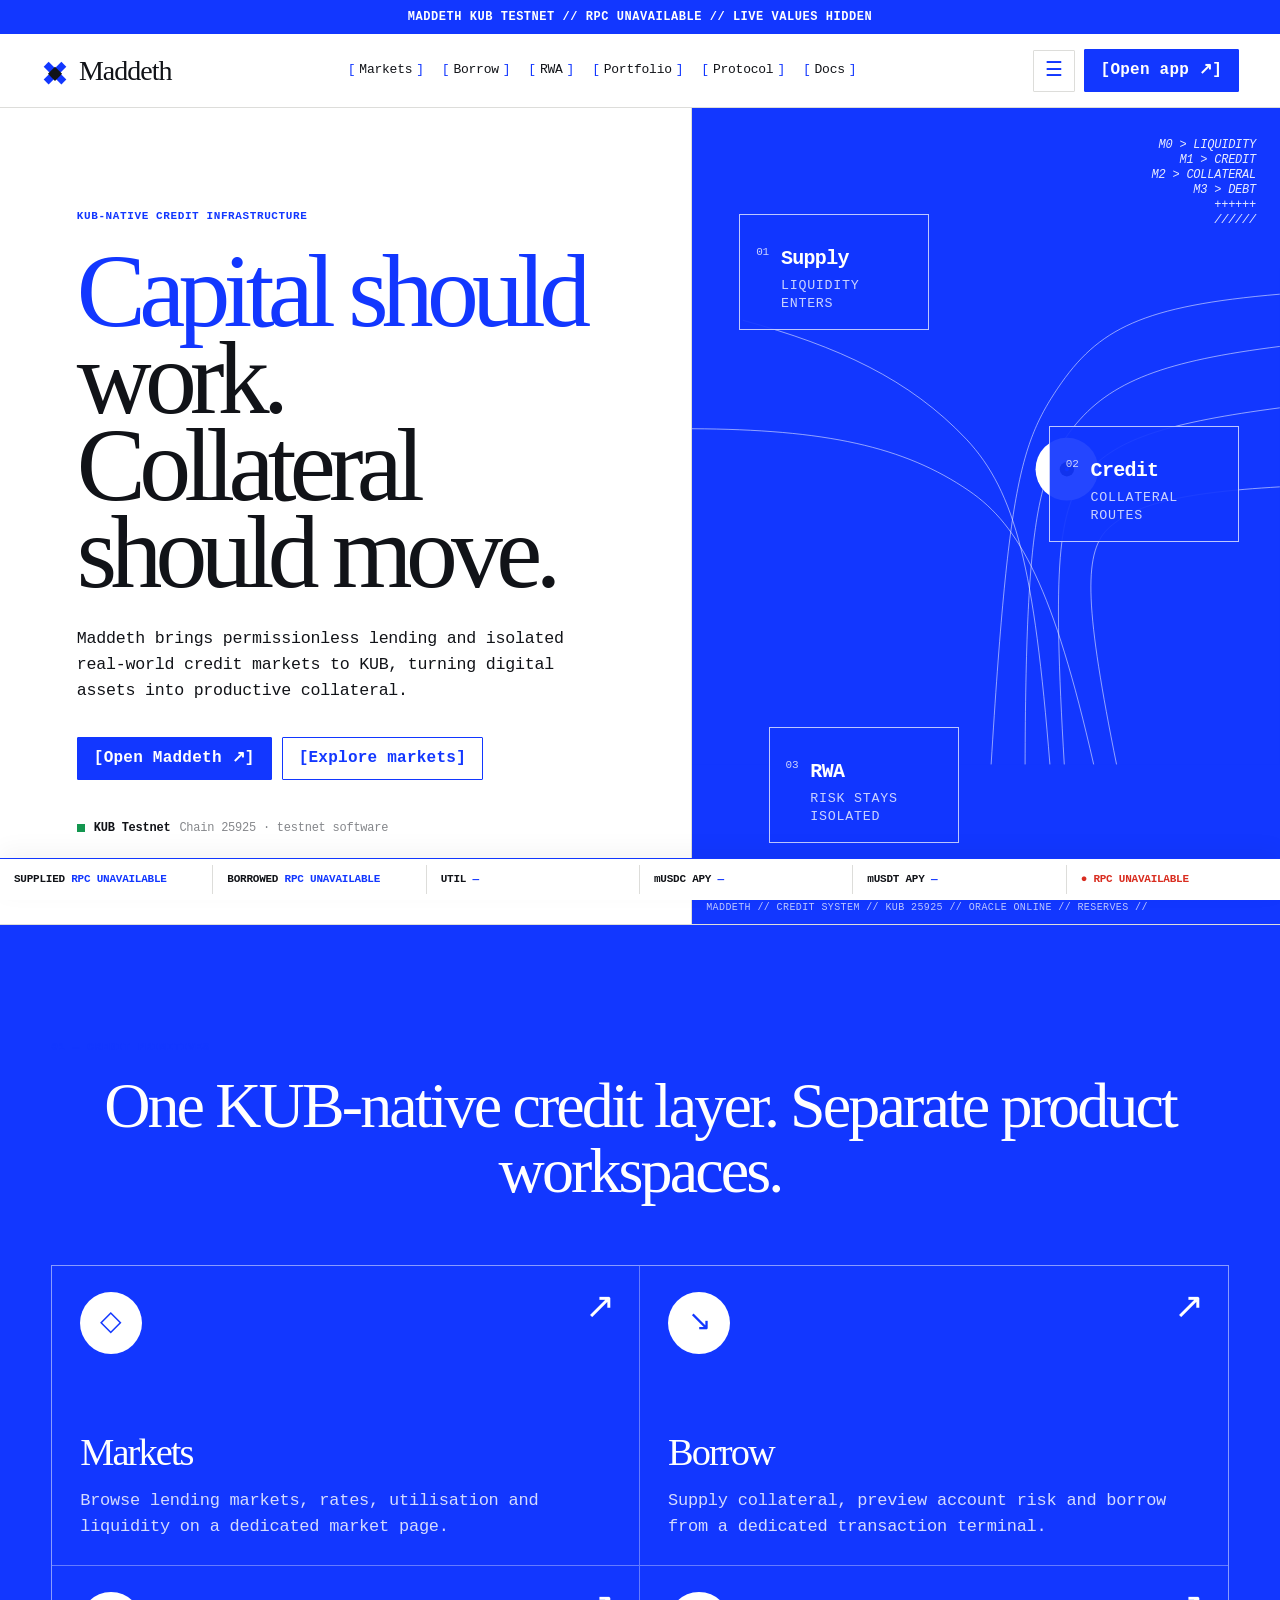
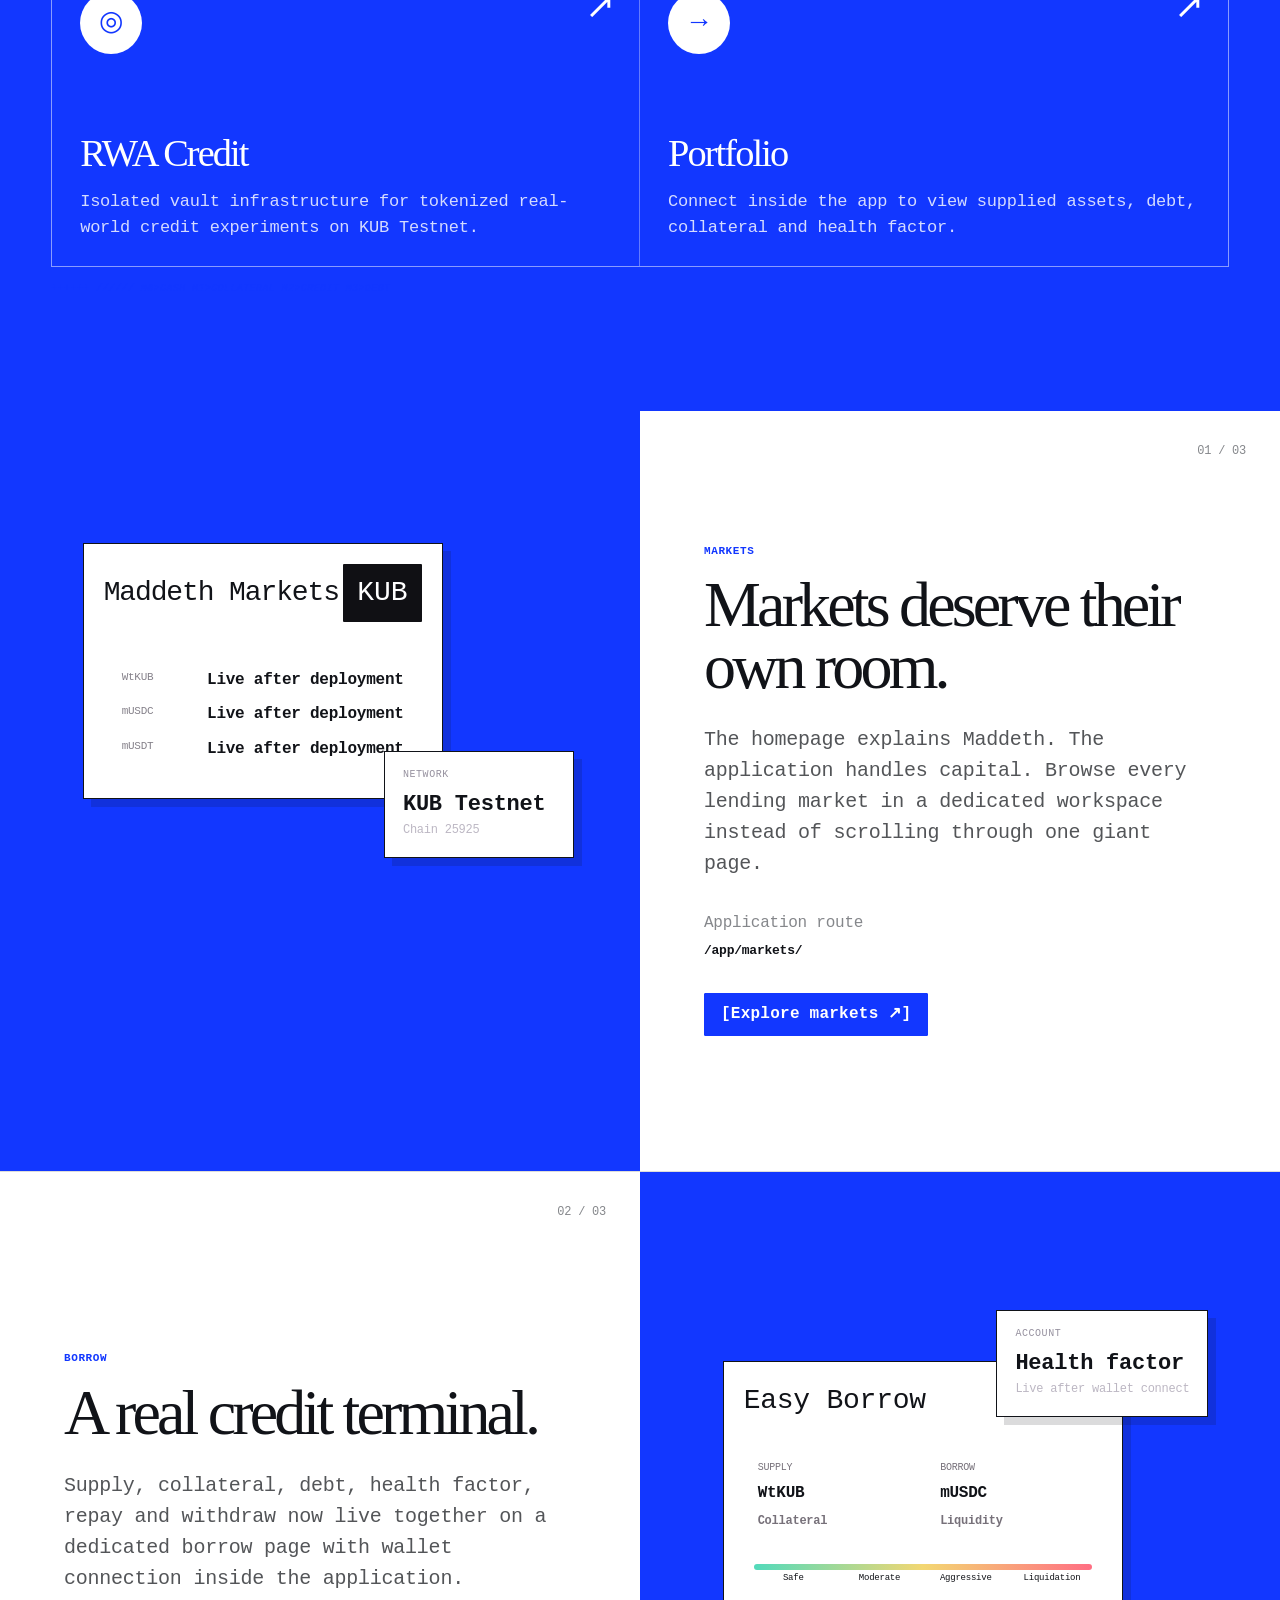
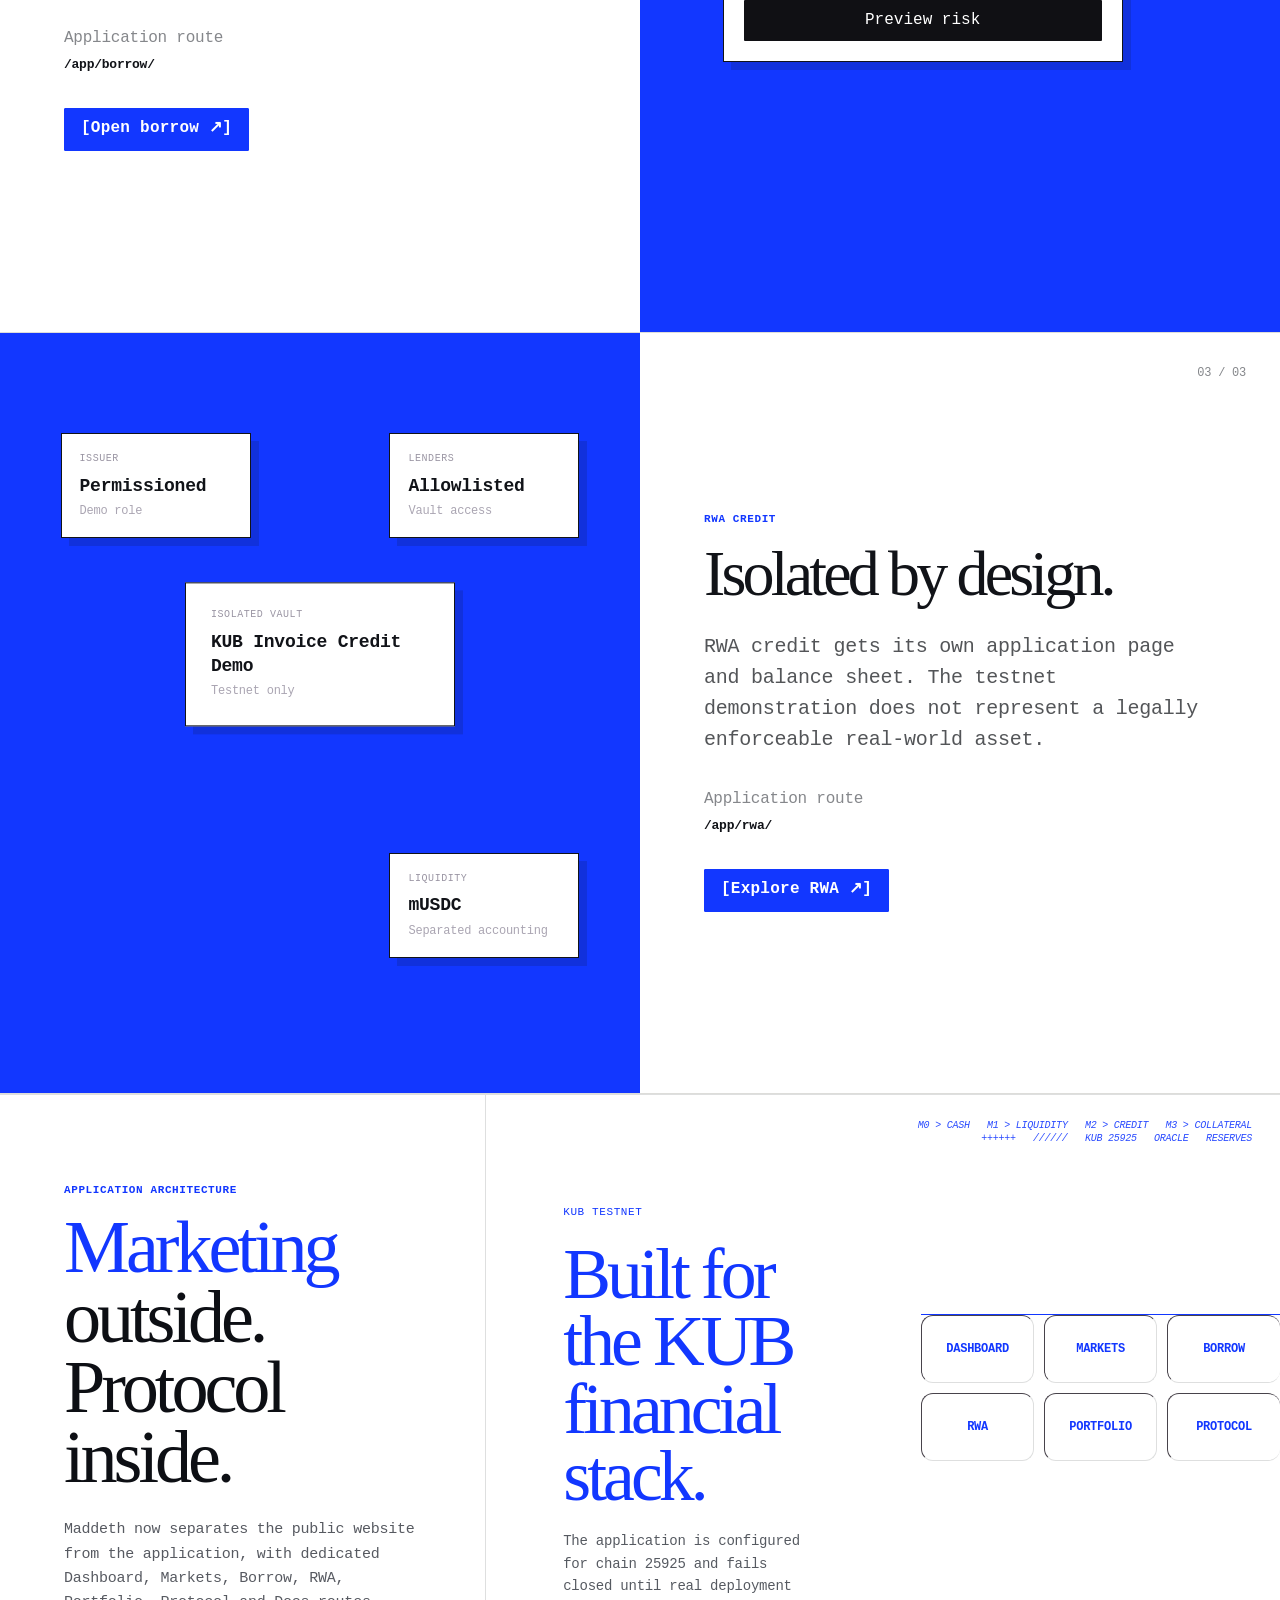
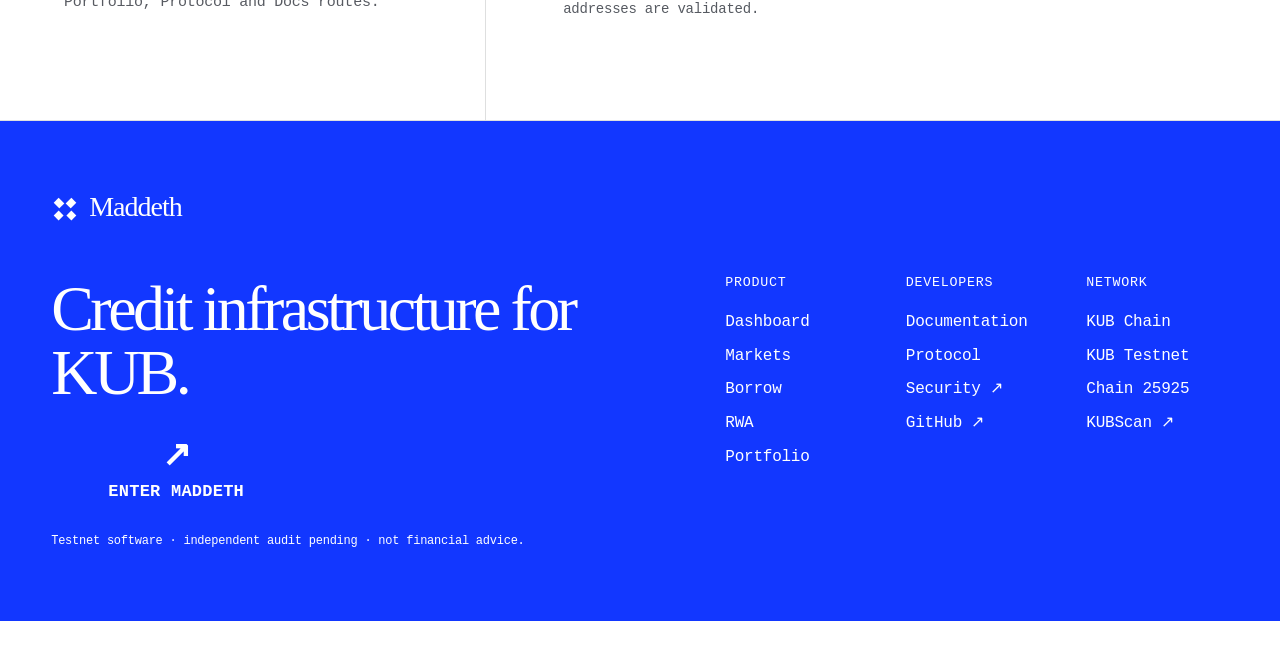
<file: index.html>
<!doctype html>
<html lang="en">
<head>
  <meta charset="UTF-8" />
  <meta name="viewport" content="width=device-width, initial-scale=1.0" />
  <meta name="theme-color" content="#f5f1eb" />
  <meta name="referrer" content="no-referrer" />
  <meta http-equiv="Content-Security-Policy" content="default-src 'self'; script-src 'self'; style-src 'self'; connect-src 'self' https://rpc-testnet.bitkubchain.io; img-src 'self' data:; object-src 'none'; base-uri 'none'; form-action 'self'; upgrade-insecure-requests" />
  <meta name="description" content="Maddeth — credit infrastructure for KUB. Supply liquidity, borrow against digital assets and access isolated real-world credit on KUB Testnet." />
  <title>Maddeth — Credit infrastructure for KUB</title>
  <link rel="stylesheet" href="/src/styles.css" />
  <link rel="stylesheet" href="/src/site.css" />
</head>
<body>
  <a class="skip-link" href="#home">Skip to content</a>
  <div class="announcement">KUB TESTNET · CHAIN 25925 · TESTNET HARDENED · INDEPENDENT AUDIT PENDING</div>
  <header class="topbar">
    <a class="brand" href="/" aria-label="Maddeth home"><span class="brand-mark" aria-hidden="true"><i></i><i></i><i></i></span><span>Maddeth</span></a>
    <nav class="nav" aria-label="Primary">
      <a href="/app/markets/">Markets</a><a href="/app/borrow/">Borrow</a><a href="/app/rwa/">RWA</a><a href="/app/portfolio/">Portfolio</a><a href="/app/protocol/">Protocol</a><a href="/docs/">Docs</a>
    </nav>
    <div class="wallet-actions">
      <details class="settings-menu"><summary aria-label="Appearance settings">☰</summary><div class="settings-panel"><div class="settings-head"><strong>Appearance</strong><span>Maddeth</span></div><div class="settings-block"><b>Theme</b><div class="settings-inline"><button id="themeLight" type="button">Light</button><button id="themeDark" type="button">Dark</button><button id="themeSystem" type="button">System</button></div></div><a href="/docs/">Documentation</a><a href="https://github.com/mushee-io/Maddeth" target="_blank" rel="noopener noreferrer">GitHub ↗</a></div></details>
      <a class="primary-btn wallet-cta" href="/app/">Open app ↗</a>
    </div>
  </header>
  <main>
    <section id="home" class="hero">
      <div class="hero-copy"><div class="eyebrow">KUB-NATIVE CREDIT INFRASTRUCTURE</div><h1>Capital should work.<br/>Collateral should move.</h1><p>Maddeth brings permissionless lending and isolated real-world credit markets to KUB, turning digital assets into productive collateral.</p><div class="hero-actions"><a class="primary-btn hero-primary" href="/app/">Open Maddeth ↗</a><a class="secondary-btn" href="/app/markets/">Explore markets</a></div><div class="status-line"><span class="status-dot"></span><strong>KUB Testnet</strong><span>Chain 25925 · testnet software</span></div></div>
      <div class="hero-art" aria-label="Abstract Maddeth capital flow diagram"><svg class="hero-lines" viewBox="0 0 900 760" role="img" aria-label="Capital routes converging into Maddeth"><defs><linearGradient id="maddethField" x1="0" y1="0" x2="1" y2="1"><stop offset="0" stop-color="#fffaf6"/><stop offset=".36" stop-color="#ffb29d"/><stop offset=".7" stop-color="#ff806c"/><stop offset="1" stop-color="#8a5cff"/></linearGradient></defs><rect width="900" height="760" fill="url(#maddethField)"/><g fill="none" stroke="#101014" stroke-width="1.4"><path d="M900 40 C690 58 622 92 560 184 C503 269 484 337 458 760"/><path d="M900 120 C726 142 640 172 583 245 C530 313 511 392 510 760"/><path d="M900 214 C734 236 650 260 605 314 C560 368 552 456 570 760"/><path d="M900 335 C744 344 674 363 636 400 C598 438 603 526 650 760"/><path d="M78 80 C224 120 333 170 420 262 C496 343 524 461 548 760"/><path d="M0 246 C204 247 325 273 424 341 C502 394 554 492 615 760"/></g><circle cx="574" cy="308" r="48" fill="#101014"/><circle cx="574" cy="308" r="11" fill="#ff806c"/><circle cx="574" cy="308" r="3" fill="#fff"/></svg><div class="flow-card flow-supply"><span>01</span><strong>Supply</strong><small>Liquidity enters</small></div><div class="flow-card flow-credit"><span>02</span><strong>Credit</strong><small>Collateral routes</small></div><div class="flow-card flow-rwa"><span>03</span><strong>RWA</strong><small>Risk stays isolated</small></div></div>
    </section>
    <section class="credit-primitives dark-section"><div class="section-kicker">01 — CREDIT PRIMITIVES</div><h2>One KUB-native credit layer. Separate product workspaces.</h2><div class="primitive-grid"><a class="primitive-card" href="/app/markets/"><span class="primitive-icon earn-icon">◇</span><span class="primitive-arrow">↗</span><div><h3>Markets</h3><p>Browse lending markets, rates, utilisation and liquidity on a dedicated market page.</p></div></a><a class="primitive-card" href="/app/borrow/"><span class="primitive-icon borrow-icon">↘</span><span class="primitive-arrow">↗</span><div><h3>Borrow</h3><p>Supply collateral, preview account risk and borrow from a dedicated transaction terminal.</p></div></a><a class="primitive-card" href="/app/rwa/"><span class="primitive-icon rwa-icon">◎</span><span class="primitive-arrow">↗</span><div><h3>RWA Credit</h3><p>Isolated vault infrastructure for tokenized real-world credit experiments on KUB Testnet.</p></div></a><a class="primitive-card" href="/app/portfolio/"><span class="primitive-icon infra-icon">→</span><span class="primitive-arrow">↗</span><div><h3>Portfolio</h3><p>Connect inside the app to view supplied assets, debt, collateral and health factor.</p></div></a></div></section>
    <section class="story story-supply"><div class="story-visual dark-canvas"><div class="visual-stage"><div class="mini-window supply-window"><div class="mini-head"><span>Maddeth Markets</span><button type="button">KUB</button></div><div class="mini-table"><span>WtKUB</span><strong>Live after deployment</strong><span>mUSDC</span><strong>Live after deployment</strong><span>mUSDT</span><strong>Live after deployment</strong></div></div><div class="floating-panel network-float"><small>NETWORK</small><strong>KUB Testnet</strong><span>Chain 25925</span></div></div></div><div class="story-copy"><span class="story-count">01 / 03</span><div class="eyebrow">MARKETS</div><h2>Markets deserve their own room.</h2><p>The homepage explains Maddeth. The application handles capital. Browse every lending market in a dedicated workspace instead of scrolling through one giant page.</p><div class="supported"><span>Application route</span><strong>/app/markets/</strong></div><a class="primary-btn" href="/app/markets/">Explore markets ↗</a></div></section>
    <section class="story"><div class="story-copy story-copy-left"><span class="story-count">02 / 03</span><div class="eyebrow">BORROW</div><h2>A real credit terminal.</h2><p>Supply, collateral, debt, health factor, repay and withdraw now live together on a dedicated borrow page with wallet connection inside the application.</p><div class="supported"><span>Application route</span><strong>/app/borrow/</strong></div><a class="primary-btn" href="/app/borrow/">Open borrow ↗</a></div><div class="story-visual dark-canvas"><div class="visual-stage"><div class="mini-window borrow-window"><h3>Easy Borrow</h3><div class="mini-dual"><div><span>SUPPLY</span><b>WtKUB</b><strong>Collateral</strong></div><div><span>BORROW</span><b>mUSDC</b><strong>Liquidity</strong></div></div><div class="mini-risk"><span>Safe</span><span>Moderate</span><span>Aggressive</span><span>Liquidation</span></div><button type="button">Preview risk</button></div><div class="floating-panel rate-float"><small>ACCOUNT</small><strong>Health factor</strong><span>Live after wallet connect</span></div></div></div></section>
    <section class="story"><div class="story-visual dark-canvas"><div class="visual-stage"><div class="rwa-network"><div class="rwa-node issuer-node"><small>ISSUER</small><strong>Permissioned</strong><span>Demo role</span></div><div class="rwa-node lender-node"><small>LENDERS</small><strong>Allowlisted</strong><span>Vault access</span></div><div class="rwa-node vault-node"><small>ISOLATED VAULT</small><strong>KUB Invoice Credit Demo</strong><span>Testnet only</span></div><div class="rwa-node liquidity-node"><small>LIQUIDITY</small><strong>mUSDC</strong><span>Separated accounting</span></div></div></div></div><div class="story-copy"><span class="story-count">03 / 03</span><div class="eyebrow">RWA CREDIT</div><h2>Isolated by design.</h2><p>RWA credit gets its own application page and balance sheet. The testnet demonstration does not represent a legally enforceable real-world asset.</p><div class="supported"><span>Application route</span><strong>/app/rwa/</strong></div><a class="primary-btn" href="/app/rwa/">Explore RWA ↗</a></div></section>
    <section class="editorial-metrics"><div class="editorial-copy"><div class="eyebrow">APPLICATION ARCHITECTURE</div><h2>Marketing outside.<br/>Protocol inside.</h2><p>Maddeth now separates the public website from the application, with dedicated Dashboard, Markets, Borrow, RWA, Portfolio, Protocol and Docs routes.</p></div><div class="ecosystem-panel"><div><small>KUB TESTNET</small><h3>Built for the KUB financial stack.</h3><p>The application is configured for chain 25925 and fails closed until real deployment addresses are validated.</p></div><div class="ecosystem-list"><span>Dashboard</span><span>Markets</span><span>Borrow</span><span>RWA</span><span>Portfolio</span><span>Protocol</span></div></div></section>
  </main>
  <footer class="site-footer"><div class="footer-lead"><a class="brand footer-brand" href="/"><span class="brand-mark"><i></i><i></i><i></i></span><span>Maddeth</span></a><h2>Credit infrastructure for KUB.</h2><a class="footer-cta" href="/app/"><span>↗</span><strong>ENTER MADDETH</strong></a><p>Testnet software · independent audit pending · not financial advice.</p></div><div class="footer-columns"><div><small>PRODUCT</small><a href="/app/">Dashboard</a><a href="/app/markets/">Markets</a><a href="/app/borrow/">Borrow</a><a href="/app/rwa/">RWA</a><a href="/app/portfolio/">Portfolio</a></div><div><small>DEVELOPERS</small><a href="/docs/">Documentation</a><a href="/app/protocol/">Protocol</a><a href="/SECURITY.md" target="_blank" rel="noopener noreferrer">Security ↗</a><a href="https://github.com/mushee-io/Maddeth" target="_blank" rel="noopener noreferrer">GitHub ↗</a></div><div><small>NETWORK</small><span>KUB Chain</span><span>KUB Testnet</span><span>Chain 25925</span><a href="https://testnet.kubscan.com" target="_blank" rel="noopener noreferrer">KUBScan ↗</a></div></div></footer>
  <script type="module" src="/src/site.js"></script>
</body>
</html>
</file>
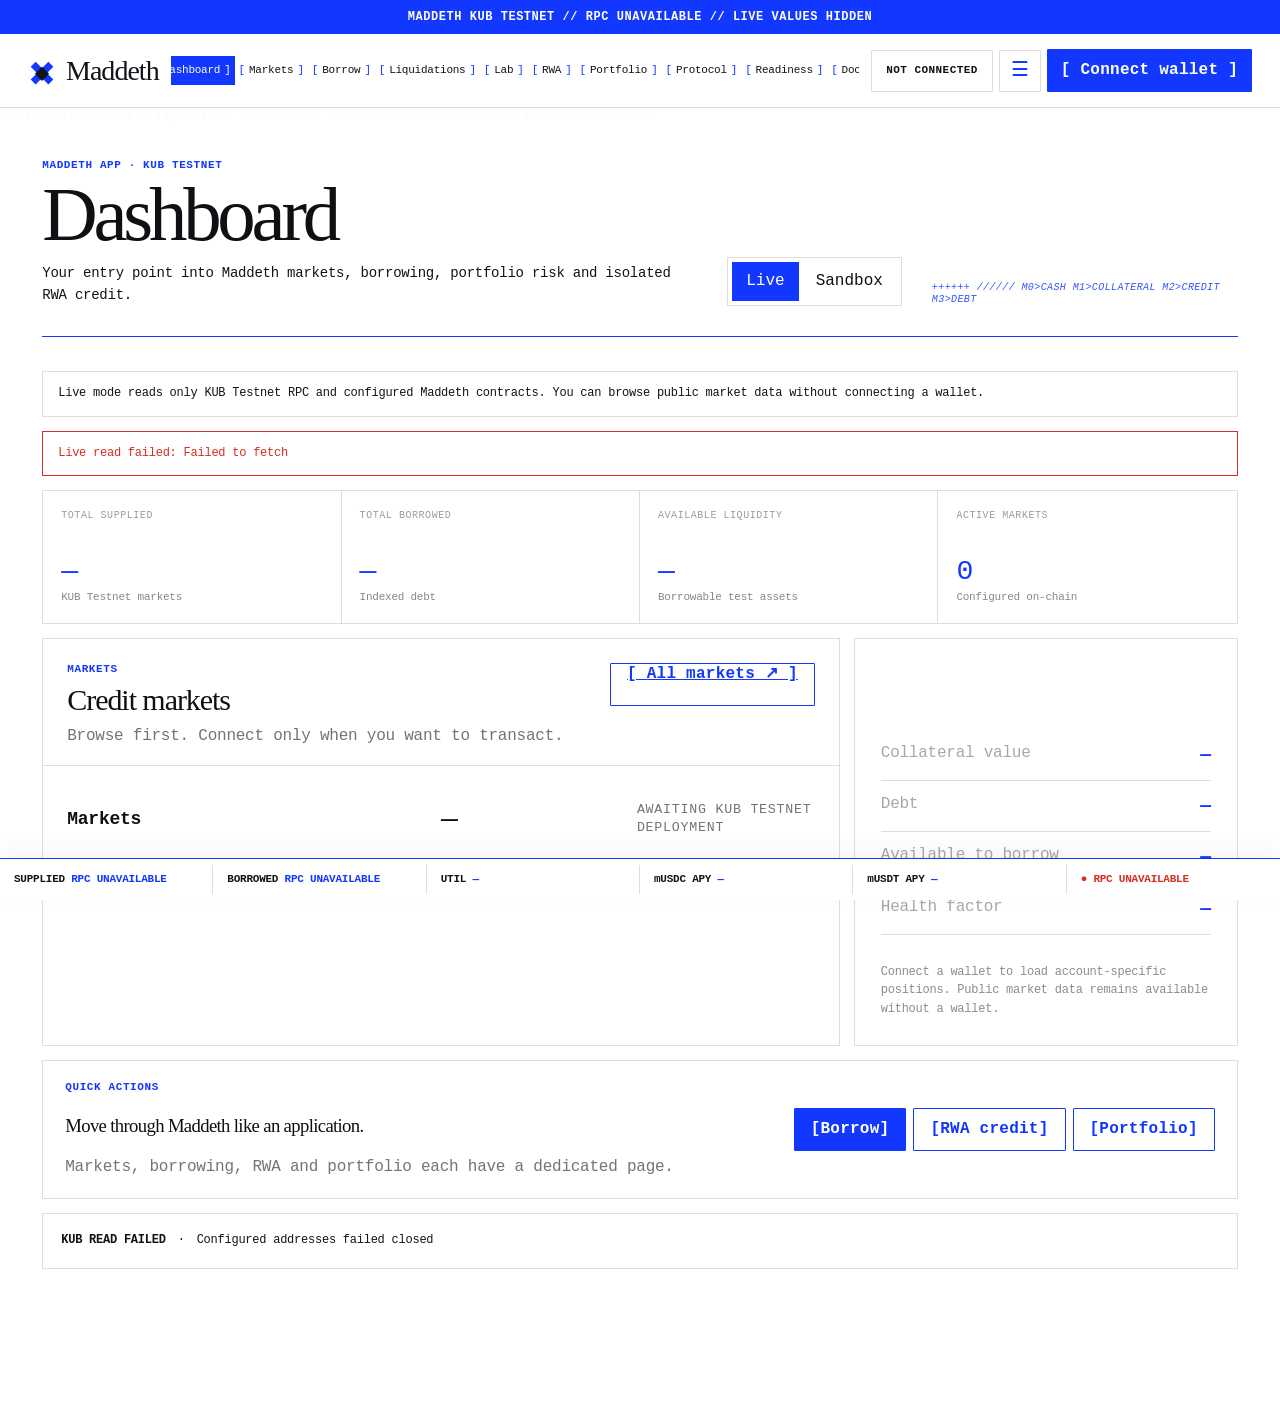
<file: app/index.html>
<!doctype html>
<html lang="en">
<head>
  <meta charset="UTF-8" />
  <meta name="viewport" content="width=device-width, initial-scale=1.0" />
  <meta name="theme-color" content="#f5f1eb" />
  <meta name="referrer" content="no-referrer" />
  <meta http-equiv="Content-Security-Policy" content="default-src 'self'; script-src 'self'; style-src 'self'; connect-src 'self' https://rpc-testnet.bitkubchain.io; img-src 'self' data:; object-src 'none'; base-uri 'none'; form-action 'self'; upgrade-insecure-requests" />
  <meta name="description" content="Maddeth dashboard — KUB-native lending and isolated RWA credit on KUB Testnet." />
  <title>Dashboard — Maddeth</title>
  <link rel="stylesheet" href="/src/styles.css" />
  <link rel="stylesheet" href="/src/app-pages.css" />
</head>
<body class="app-page" data-app-page="dashboard">
  <div class="app-announcement">KUB TESTNET · CHAIN 25925 · TESTNET HARDENED · INDEPENDENT AUDIT PENDING</div>
  <header class="app-topbar">
    <a class="brand" href="/" aria-label="Maddeth home"><span class="brand-mark" aria-hidden="true"><i></i><i></i><i></i></span><span>Maddeth</span></a>
    <nav class="app-nav" aria-label="Application">
      <a href="/app/" data-app-nav="dashboard">Dashboard</a>
      <a href="/app/markets/" data-app-nav="markets">Markets</a>
      <a href="/app/borrow/" data-app-nav="borrow">Borrow</a>
      <a href="/app/rwa/" data-app-nav="rwa">RWA</a>
      <a href="/app/portfolio/" data-app-nav="portfolio">Portfolio</a>
      <a href="/app/protocol/" data-app-nav="protocol">Protocol</a>
      <a href="/docs/" data-app-nav="docs">Docs</a>
    </nav>
    <div class="app-actions">
      <button id="networkPill" class="network-pill" type="button">Not connected</button>
      <details class="settings-menu">
        <summary aria-label="Settings">☰</summary>
        <div class="settings-panel">
          <div class="settings-head"><strong>Appearance</strong><span>KUB Testnet</span></div>
          <div class="settings-block"><b>Theme</b><div class="settings-inline"><button id="themeLight" type="button">Light</button><button id="themeDark" type="button">Dark</button><button id="themeSystem" type="button">System</button></div></div>
          <a href="https://testnet.kubscan.com" target="_blank" rel="noopener noreferrer">KUBScan ↗</a>
          <a href="/docs/">Documentation</a>
          <a href="/SECURITY.md" target="_blank" rel="noopener noreferrer">Security ↗</a>
        </div>
      </details>
      <button id="connectWallet" class="primary-btn" type="button">Connect wallet</button>
    </div>
  </header>

  <main class="app-main">
    <section class="app-page-head">
      <div><div class="eyebrow">MADDETH APP · KUB TESTNET</div><h1>Dashboard</h1><p>Your entry point into Maddeth markets, borrowing, portfolio risk and isolated RWA credit.</p></div>
      <div class="app-head-actions"><div class="mode-switch" role="group" aria-label="Data mode"><button id="liveMode" class="active" type="button">Live</button><button id="sandboxMode" type="button">Sandbox</button></div></div>
    </section>
    <div id="liveNotice" class="notice">Live mode reads only KUB Testnet RPC and configured Maddeth contracts. You can browse public market data without connecting a wallet.</div>
    <div id="sandboxNotice" class="notice warning hidden">SANDBOX · simulated values only. Sandbox never submits blockchain transactions.</div>
    <div id="txBanner" class="tx-banner hidden" aria-live="polite"></div>

    <section class="app-grid-4">
      <div class="app-stat"><small>TOTAL SUPPLIED</small><strong id="dashSupplied">—</strong><span>KUB Testnet markets</span></div>
      <div class="app-stat"><small>TOTAL BORROWED</small><strong id="dashBorrowed">—</strong><span>Indexed debt</span></div>
      <div class="app-stat"><small>AVAILABLE LIQUIDITY</small><strong id="dashLiquidity">—</strong><span>Borrowable test assets</span></div>
      <div class="app-stat"><small>ACTIVE MARKETS</small><strong id="dashMarkets">0</strong><span>Configured on-chain</span></div>
    </section>

    <section class="dashboard-grid">
      <div class="panel">
        <div class="panel-head"><div><div class="eyebrow">MARKETS</div><h2>Credit markets</h2><p>Browse first. Connect only when you want to transact.</p></div><a class="secondary-btn" href="/app/markets/">All markets ↗</a></div>
        <div id="dashboardMarketRows" class="dashboard-markets"></div>
      </div>
      <aside class="account-card">
        <h3>Your account</h3>
        <div><span>Collateral value</span><strong id="dashCollateral">—</strong></div>
        <div><span>Debt</span><strong id="dashDebt">—</strong></div>
        <div><span>Available to borrow</span><strong id="dashAvailable">—</strong></div>
        <div><span>Health factor</span><strong id="dashHealth">—</strong></div>
        <p>Connect a wallet to load account-specific positions. Public market data remains available without a wallet.</p>
      </aside>
    </section>

    <section class="market-toolbar">
      <div><div class="eyebrow">QUICK ACTIONS</div><h3>Move through Maddeth like an application.</h3><p>Markets, borrowing, RWA and portfolio each have a dedicated page.</p></div>
      <div class="market-toolbar-actions"><a class="primary-btn" href="/app/borrow/">Borrow</a><a class="secondary-btn" href="/app/rwa/">RWA credit</a><a class="secondary-btn" href="/app/portfolio/">Portfolio</a></div>
    </section>

    <section class="security-note"><strong id="deploymentLabel">KUB Testnet</strong> · <span id="contractStatus">Checking deployment configuration…</span></section>
  </main>
<script type="module" src="/src/site.js"></script>
  <script type="module" src="/src/app-pages.js"></script>
</body>
</html>
</file>
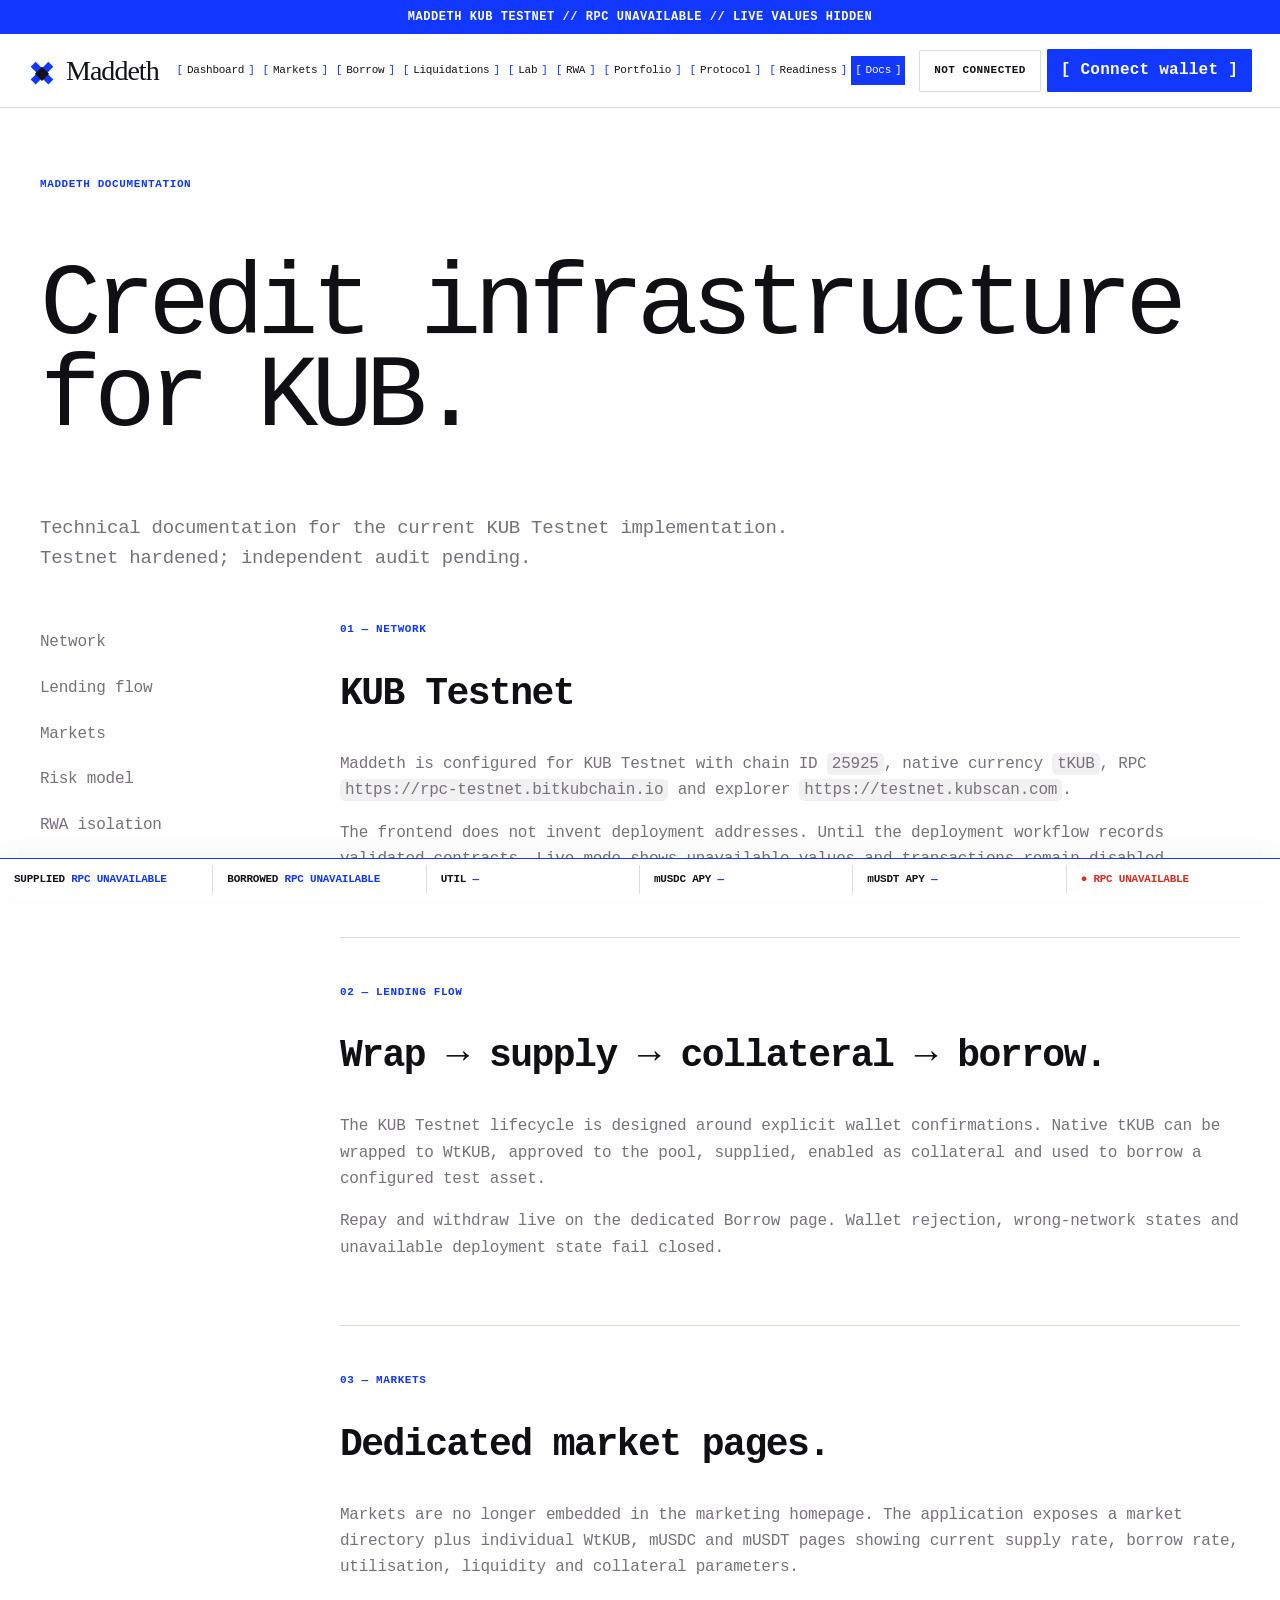
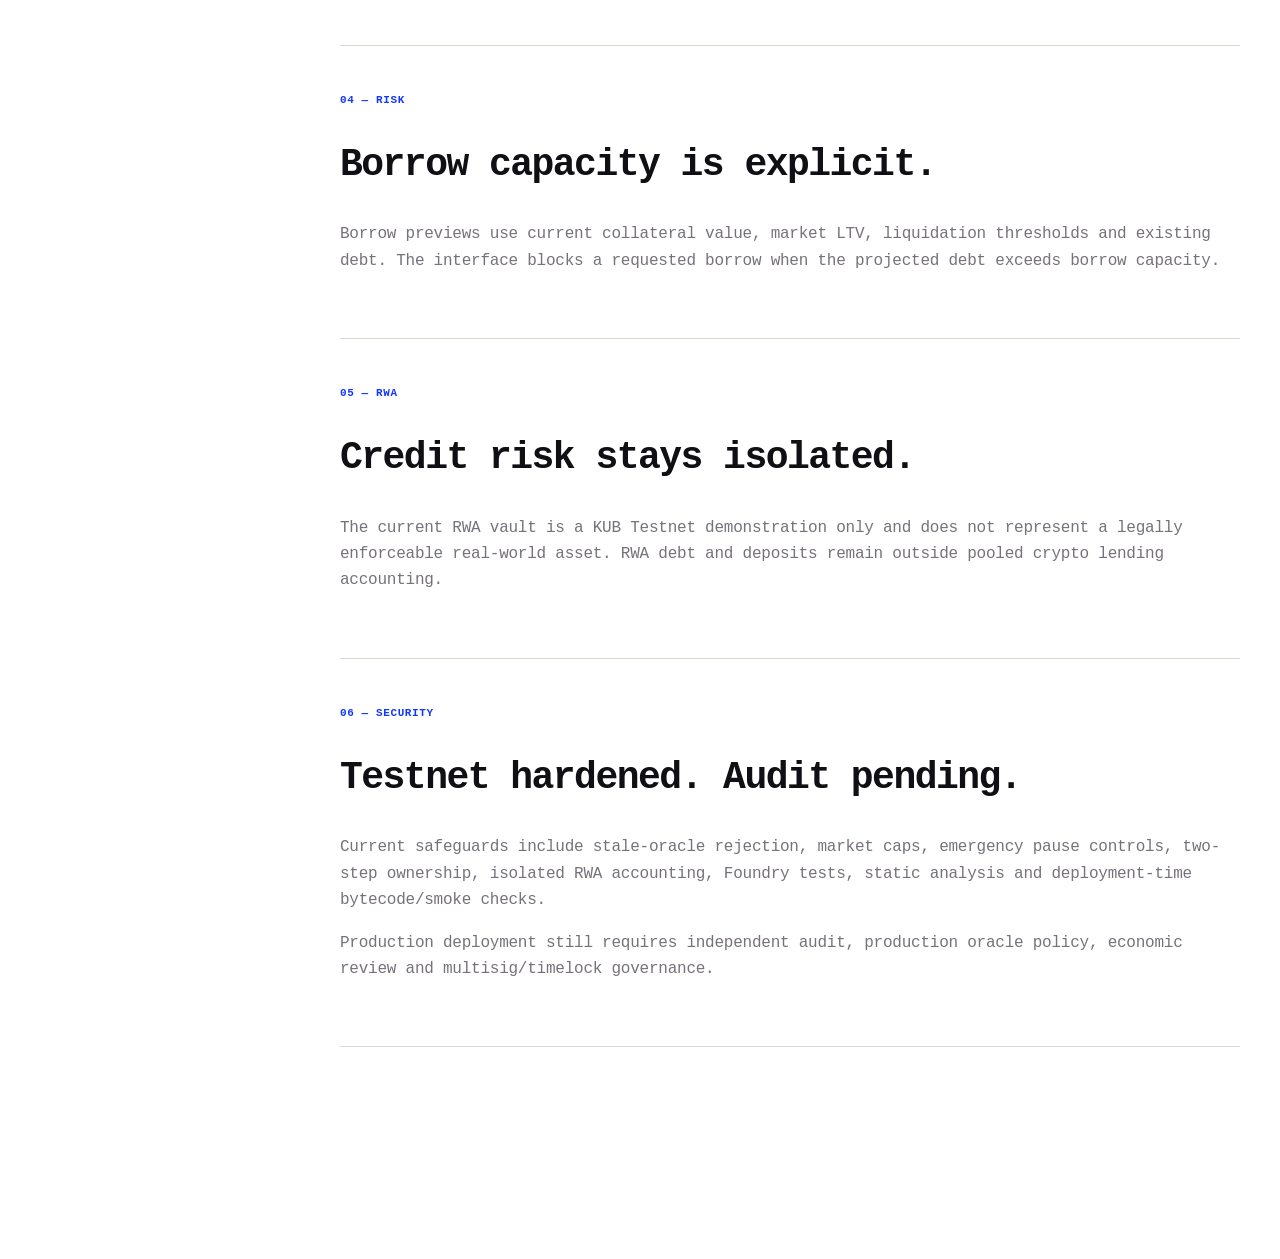
<file: docs/index.html>
<!doctype html>
<html lang="en"><head><meta charset="UTF-8"/><meta name="viewport" content="width=device-width,initial-scale=1.0"/><meta name="theme-color" content="#f5f1eb"/><meta name="referrer" content="no-referrer"/><meta http-equiv="Content-Security-Policy" content="default-src 'self';script-src 'self';style-src 'self';connect-src 'self' https://rpc-testnet.bitkubchain.io;img-src 'self' data:;object-src 'none';base-uri 'none';form-action 'self';upgrade-insecure-requests"/><meta name="description" content="Maddeth documentation — KUB Testnet configuration, lending lifecycle and security."/><title>Documentation — Maddeth</title><link rel="stylesheet" href="/src/styles.css"/><link rel="stylesheet" href="/src/app-pages.css"/></head><body class="app-page" data-app-page="docs"><div class="app-announcement">KUB TESTNET · CHAIN 25925 · TESTNET HARDENED · INDEPENDENT AUDIT PENDING</div><header class="app-topbar"><a class="brand" href="/"><span class="brand-mark"><i></i><i></i><i></i></span><span>Maddeth</span></a><nav class="app-nav"><a href="/app/" data-app-nav="dashboard">Dashboard</a><a href="/app/markets/" data-app-nav="markets">Markets</a><a href="/app/borrow/" data-app-nav="borrow">Borrow</a><a href="/app/rwa/" data-app-nav="rwa">RWA</a><a href="/app/portfolio/" data-app-nav="portfolio">Portfolio</a><a href="/app/protocol/" data-app-nav="protocol">Protocol</a><a href="/docs/" data-app-nav="docs">Docs</a></nav><div class="app-actions"><button id="networkPill" class="network-pill">Not connected</button><button id="connectWallet" class="primary-btn">Connect wallet</button></div></header><main class="docs-shell"><div class="eyebrow">MADDETH DOCUMENTATION</div><h1>Credit infrastructure<br/>for KUB.</h1><p class="docs-lead">Technical documentation for the current KUB Testnet implementation. Testnet hardened; independent audit pending.</p><div class="docs-layout"><nav class="docs-nav"><a href="#network">Network</a><a href="#lending">Lending flow</a><a href="#markets">Markets</a><a href="#risk">Risk model</a><a href="#rwa">RWA isolation</a><a href="#security">Security</a></nav><div class="docs-content"><section id="network"><div class="eyebrow">01 — NETWORK</div><h2>KUB Testnet</h2><p>Maddeth is configured for KUB Testnet with chain ID <code>25925</code>, native currency <code>tKUB</code>, RPC <code>https://rpc-testnet.bitkubchain.io</code> and explorer <code>https://testnet.kubscan.com</code>.</p><p>The frontend does not invent deployment addresses. Until the deployment workflow records validated contracts, Live mode shows unavailable values and transactions remain disabled.</p></section><section id="lending"><div class="eyebrow">02 — LENDING FLOW</div><h2>Wrap → supply → collateral → borrow.</h2><p>The KUB Testnet lifecycle is designed around explicit wallet confirmations. Native tKUB can be wrapped to WtKUB, approved to the pool, supplied, enabled as collateral and used to borrow a configured test asset.</p><p>Repay and withdraw live on the dedicated Borrow page. Wallet rejection, wrong-network states and unavailable deployment state fail closed.</p></section><section id="markets"><div class="eyebrow">03 — MARKETS</div><h2>Dedicated market pages.</h2><p>Markets are no longer embedded in the marketing homepage. The application exposes a market directory plus individual WtKUB, mUSDC and mUSDT pages showing current supply rate, borrow rate, utilisation, liquidity and collateral parameters.</p></section><section id="risk"><div class="eyebrow">04 — RISK</div><h2>Borrow capacity is explicit.</h2><p>Borrow previews use current collateral value, market LTV, liquidation thresholds and existing debt. The interface blocks a requested borrow when the projected debt exceeds borrow capacity.</p></section><section id="rwa"><div class="eyebrow">05 — RWA</div><h2>Credit risk stays isolated.</h2><p>The current RWA vault is a KUB Testnet demonstration only and does not represent a legally enforceable real-world asset. RWA debt and deposits remain outside pooled crypto lending accounting.</p></section><section id="security"><div class="eyebrow">06 — SECURITY</div><h2>Testnet hardened. Audit pending.</h2><p>Current safeguards include stale-oracle rejection, market caps, emergency pause controls, two-step ownership, isolated RWA accounting, Foundry tests, static analysis and deployment-time bytecode/smoke checks.</p><p>Production deployment still requires independent audit, production oracle policy, economic review and multisig/timelock governance.</p></section></div></div></main><script type="module" src="/src/site.js"></script><script type="module" src="/src/app-pages.js"></script></body></html>
</file>
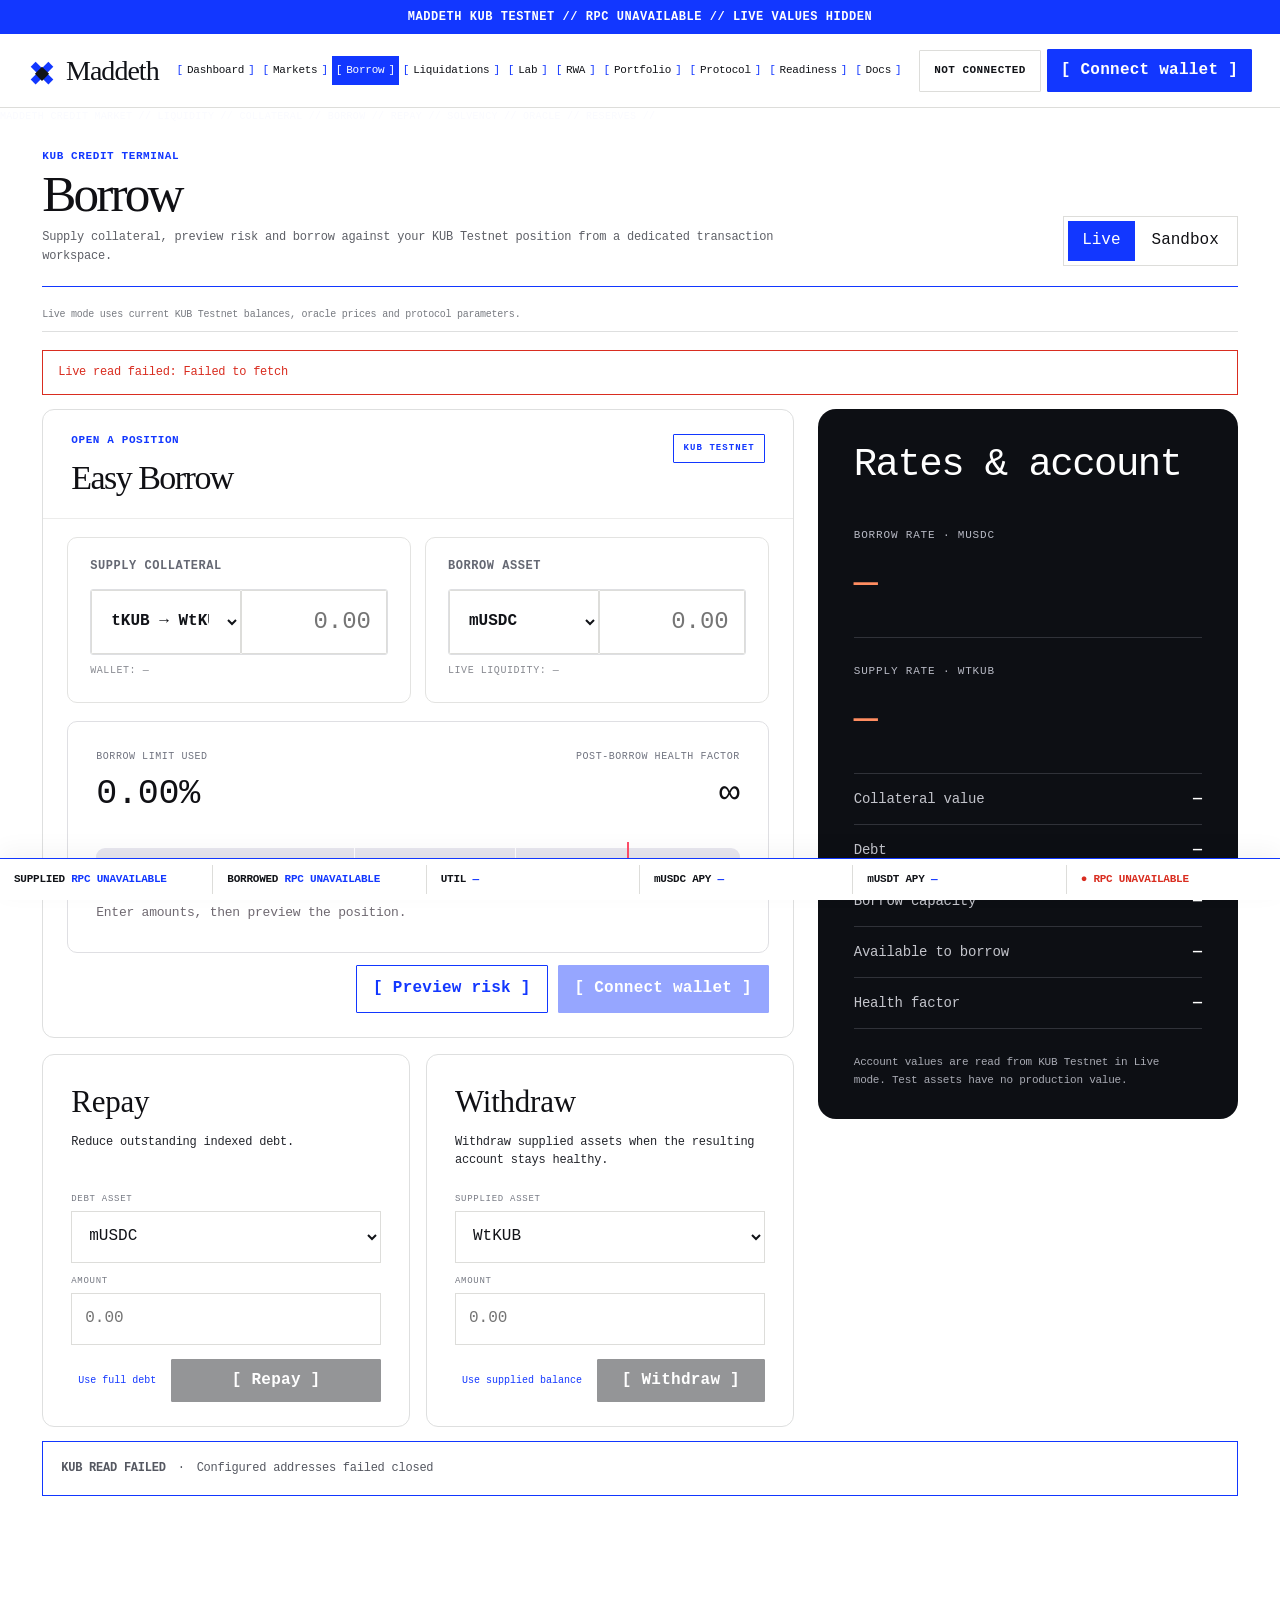
<file: app/borrow/index.html>
<!doctype html>
<html lang="en">
<head>
  <meta charset="UTF-8" />
  <meta name="viewport" content="width=device-width, initial-scale=1.0" />
  <meta name="theme-color" content="#f5f1eb" />
  <meta name="referrer" content="no-referrer" />
  <meta http-equiv="Content-Security-Policy" content="default-src 'self'; script-src 'self'; style-src 'self'; connect-src 'self' https://rpc-testnet.bitkubchain.io; img-src 'self' data:; object-src 'none'; base-uri 'none'; form-action 'self'; upgrade-insecure-requests" />
  <meta name="description" content="Maddeth borrow terminal — supply collateral and borrow on KUB Testnet." />
  <title>Borrow — Maddeth</title>
  <link rel="stylesheet" href="/src/styles.css" />
  <link rel="stylesheet" href="/src/app-pages.css" />
</head>
<body class="app-page" data-app-page="borrow">
  <div class="app-announcement">KUB TESTNET · CHAIN 25925 · TESTNET HARDENED · INDEPENDENT AUDIT PENDING</div>
  <header class="app-topbar">
    <a class="brand" href="/" aria-label="Maddeth home"><span class="brand-mark" aria-hidden="true"><i></i><i></i><i></i></span><span>Maddeth</span></a>
    <nav class="app-nav" aria-label="Application"><a href="/app/" data-app-nav="dashboard">Dashboard</a><a href="/app/markets/" data-app-nav="markets">Markets</a><a href="/app/borrow/" data-app-nav="borrow">Borrow</a><a href="/app/rwa/" data-app-nav="rwa">RWA</a><a href="/app/portfolio/" data-app-nav="portfolio">Portfolio</a><a href="/app/protocol/" data-app-nav="protocol">Protocol</a><a href="/docs/" data-app-nav="docs">Docs</a></nav>
    <div class="app-actions"><button id="networkPill" class="network-pill" type="button">Not connected</button><button id="connectWallet" class="primary-btn" type="button">Connect wallet</button></div>
  </header>
  <main class="app-main">
    <section class="app-page-head"><div><div class="eyebrow">KUB CREDIT TERMINAL</div><h1>Borrow</h1><p>Supply collateral, preview risk and borrow against your KUB Testnet position from a dedicated transaction workspace.</p></div><div class="app-head-actions"><div class="mode-switch"><button id="liveMode" class="active" type="button">Live</button><button id="sandboxMode" type="button">Sandbox</button></div></div></section>
    <div id="liveNotice" class="notice">Live mode uses current KUB Testnet balances, oracle prices and protocol parameters.</div><div id="sandboxNotice" class="notice warning hidden">SANDBOX · simulated values only. Sandbox can preview but cannot submit blockchain transactions.</div><div id="txBanner" class="tx-banner hidden" aria-live="polite"></div>
    <section class="borrow-layout"><div class="borrow-workspace"><article class="borrow-terminal"><div class="borrow-terminal-head"><div><div class="eyebrow">OPEN A POSITION</div><h2>Easy Borrow</h2></div><span class="terminal-badge">KUB TESTNET</span></div><div class="borrow-inputs"><div class="token-box"><label for="supplyAsset">Supply collateral</label><div class="token-input-shell"><select id="supplyAsset"><option value="wrappedKUB">tKUB → WtKUB</option><option value="testUSDC">mUSDC</option><option value="testUSDT">mUSDT</option></select><input id="supplyAmount" inputmode="decimal" placeholder="0.00" /></div><small>Wallet: <span id="walletBalance">—</span></small></div><div class="token-box"><label for="borrowAsset">Borrow asset</label><div class="token-input-shell"><select id="borrowAsset"><option value="testUSDC">mUSDC</option><option value="testUSDT">mUSDT</option><option value="wrappedKUB">WtKUB</option></select><input id="borrowAmount" inputmode="decimal" placeholder="0.00" /></div><small>Live liquidity: <span id="borrowLiquidity">—</span></small></div></div><div class="risk-panel"><div class="risk-top"><div><small>Borrow limit used</small><strong id="ltvValue">0.00%</strong></div><div><small>Post-borrow health factor</small><strong id="healthFactor">∞</strong></div></div><div class="risk-track"><span id="riskFill"></span><i class="threshold"></i></div><div class="risk-labels"><span>Safe</span><span>Conservative</span><span>Moderate</span><span>Aggressive</span><span>Liquidation</span></div><p id="riskMessage" class="risk-message">Enter amounts, then preview the position.</p></div><div class="borrow-actions"><button id="previewBorrow" class="secondary-btn" type="button">Preview risk</button><button id="submitBorrow" class="primary-btn" type="button" disabled>Contracts not deployed</button></div></article><section class="manage-grid"><article class="manage-card"><h3>Repay</h3><p>Reduce outstanding indexed debt.</p><label for="repayAsset">Debt asset</label><select id="repayAsset"><option value="testUSDC">mUSDC</option><option value="testUSDT">mUSDT</option><option value="wrappedKUB">WtKUB</option></select><label for="repayAmount">Amount</label><input id="repayAmount" inputmode="decimal" placeholder="0.00"/><div class="inline-actions"><button id="repayMax" class="text-btn" type="button">Use full debt</button><button id="repayButton" class="primary-btn" type="button" disabled>Repay</button></div></article><article class="manage-card"><h3>Withdraw</h3><p>Withdraw supplied assets when the resulting account stays healthy.</p><label for="withdrawAsset">Supplied asset</label><select id="withdrawAsset"><option value="wrappedKUB">WtKUB</option><option value="testUSDC">mUSDC</option><option value="testUSDT">mUSDT</option></select><label for="withdrawAmount">Amount</label><input id="withdrawAmount" inputmode="decimal" placeholder="0.00"/><div class="inline-actions"><button id="withdrawMax" class="text-btn" type="button">Use supplied balance</button><button id="withdrawButton" class="primary-btn" type="button" disabled>Withdraw</button></div></article></section></div><aside class="account-panel"><div class="rate-card"><h3>Rates & account</h3><div class="rate-block"><small>BORROW RATE · <span id="selectedBorrowSymbol">—</span></small><strong id="selectedBorrowRate">—</strong></div><div class="rate-block"><small>SUPPLY RATE · <span id="selectedSupplySymbol">—</span></small><strong id="selectedSupplyRate">—</strong></div><div class="account-line"><span>Collateral value</span><strong id="accountCollateral">—</strong></div><div class="account-line"><span>Debt</span><strong id="accountDebt">—</strong></div><div class="account-line"><span>Borrow capacity</span><strong id="accountBorrowLimit">—</strong></div><div class="account-line"><span>Available to borrow</span><strong id="accountAvailable">—</strong></div><div class="account-line"><span>Health factor</span><strong id="accountHealth">—</strong></div><p>Account values are read from KUB Testnet in Live mode. Test assets have no production value.</p></div></aside></section>
    <section class="security-note"><strong id="deploymentLabel">KUB Testnet</strong> · <span id="contractStatus">Checking deployment configuration…</span></section>
  </main><script type="module" src="/src/site.js"></script><script type="module" src="/src/app-pages.js"></script></body></html>
</file>
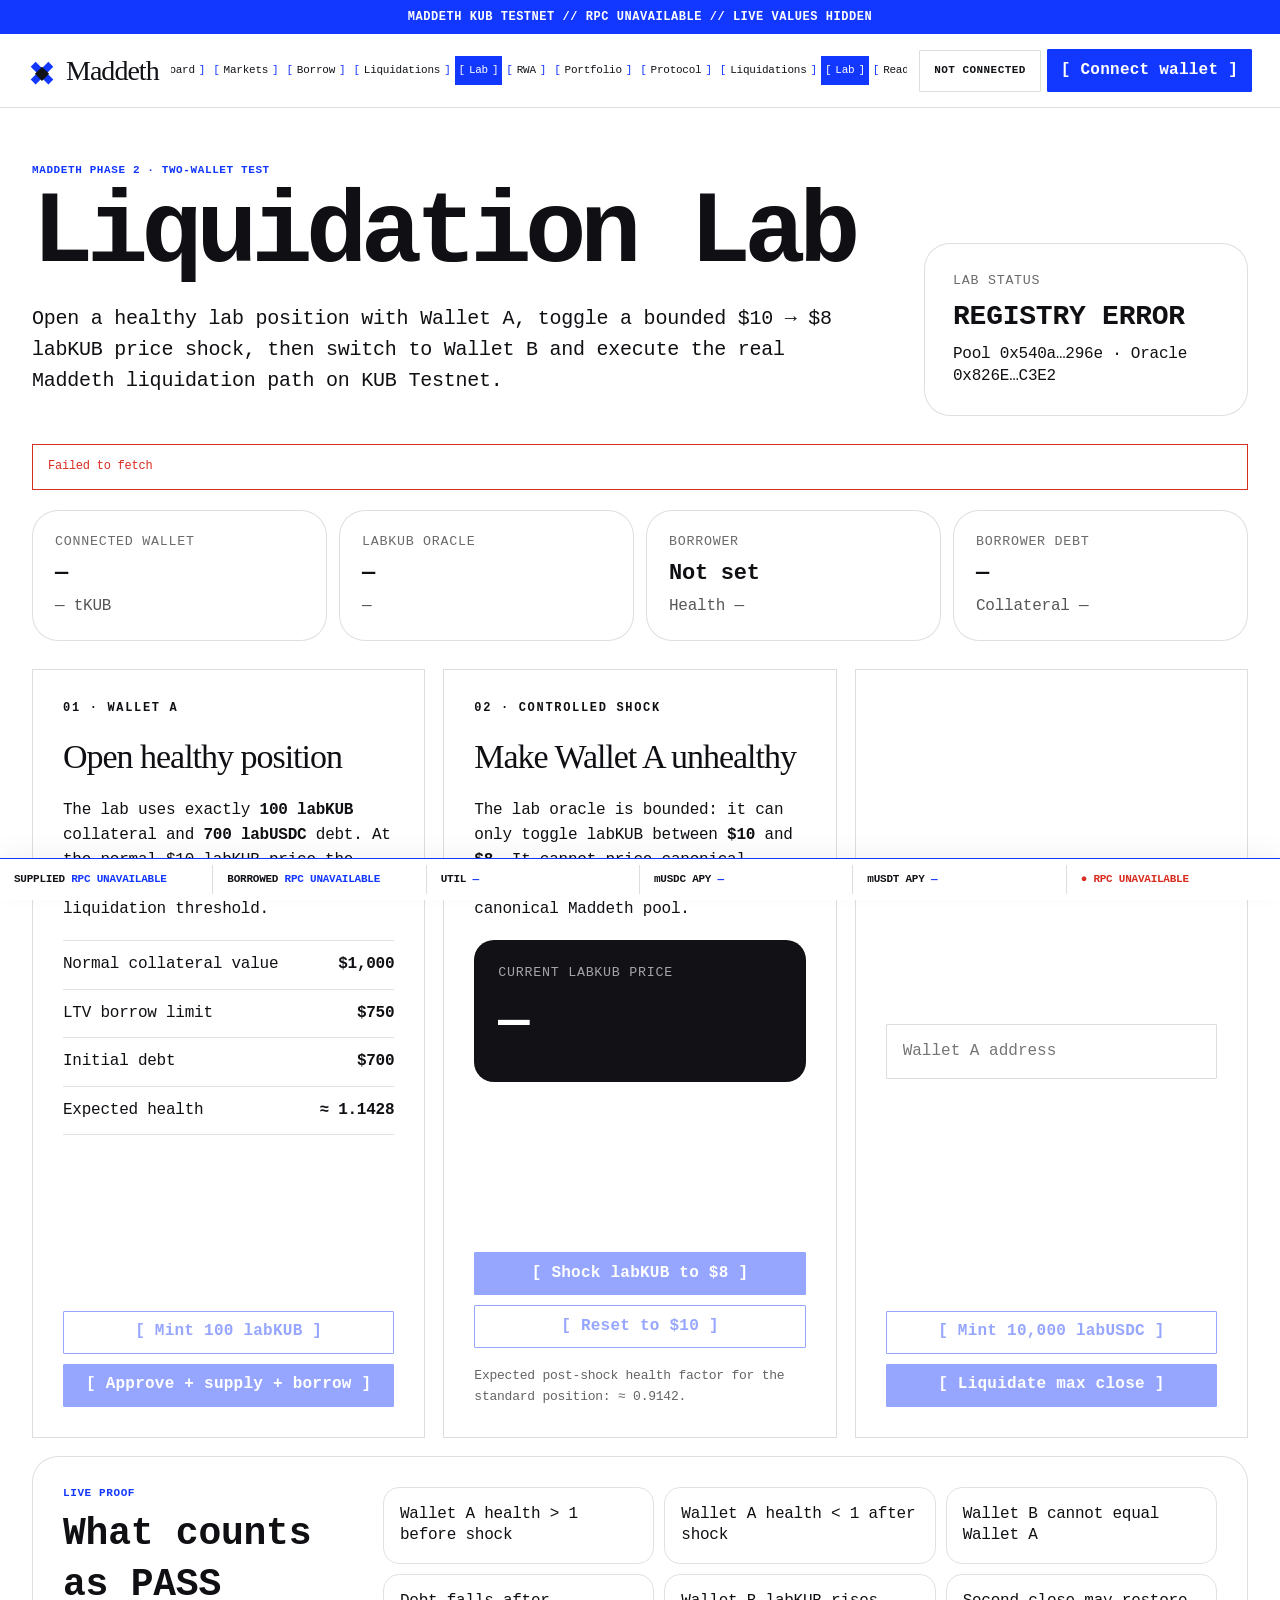
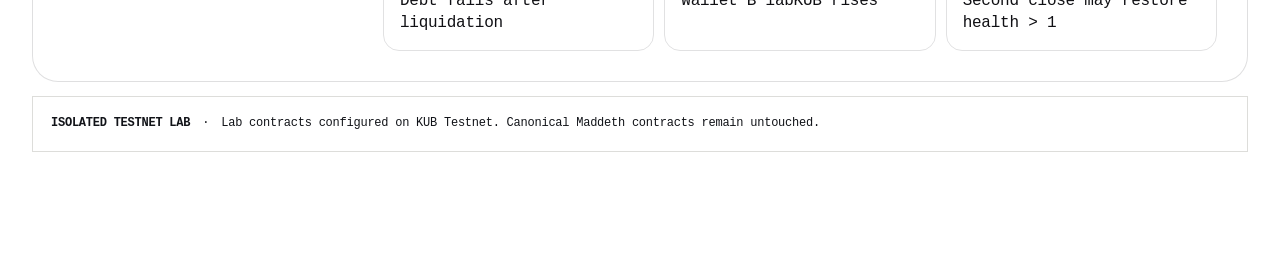
<file: app/liquidation-lab/index.html>
<!doctype html>
<html lang="en">
<head>
  <meta charset="UTF-8" />
  <meta name="viewport" content="width=device-width, initial-scale=1.0" />
  <meta name="theme-color" content="#f5f1eb" />
  <meta name="referrer" content="no-referrer" />
  <meta http-equiv="Content-Security-Policy" content="default-src 'self'; script-src 'self'; style-src 'self'; connect-src 'self' https://rpc-testnet.bitkubchain.io; img-src 'self' data:; object-src 'none'; base-uri 'none'; form-action 'self'; upgrade-insecure-requests" />
  <meta name="description" content="Isolated Maddeth two-wallet liquidation laboratory on KUB Testnet." />
  <title>Liquidation Lab — Maddeth</title>
  <link rel="stylesheet" href="/src/styles.css" />
  <link rel="stylesheet" href="/src/app-pages.css" />
  <link rel="stylesheet" href="/src/liquidation-lab.css" />
</head>
<body class="app-page" data-app-page="liquidation-lab">
  <div class="app-announcement">KUB TESTNET · ISOLATED LIQUIDATION LAB · PUBLIC-MINT TEST ASSETS · NO CANONICAL ORACLE CHANGES</div>
  <header class="app-topbar">
    <a class="brand" href="/" aria-label="Maddeth home"><span class="brand-mark" aria-hidden="true"><i></i><i></i><i></i></span><span>Maddeth</span></a>
    <nav class="app-nav" aria-label="Application">
      <a href="/app/">Dashboard</a><a href="/app/markets/">Markets</a><a href="/app/borrow/">Borrow</a><a href="/app/liquidations/">Liquidations</a><a class="active" href="/app/liquidation-lab/">Lab</a><a href="/app/rwa/">RWA</a><a href="/app/portfolio/">Portfolio</a><a href="/app/protocol/">Protocol</a>
    </nav>
    <div class="app-actions"><button id="networkPill" class="network-pill" type="button">Not connected</button><button id="connectWallet" class="primary-btn" type="button">Connect wallet</button></div>
  </header>

  <main class="lab-main">
    <section class="lab-hero">
      <div><div class="eyebrow">MADDETH PHASE 2 · TWO-WALLET TEST</div><h1>Liquidation Lab</h1><p>Open a healthy lab position with Wallet A, toggle a bounded $10 → $8 labKUB price shock, then switch to Wallet B and execute the real Maddeth liquidation path on KUB Testnet.</p></div>
      <div class="lab-state-card"><small>LAB STATUS</small><strong id="labStatus">Loading registry…</strong><span id="labContracts">—</span></div>
    </section>

    <div id="txBanner" class="tx-banner hidden" aria-live="polite"></div>

    <section class="lab-metrics">
      <article><small>Connected wallet</small><strong id="connectedWallet">—</strong><span id="gasBalance">— tKUB</span></article>
      <article><small>labKUB oracle</small><strong id="oraclePrice">—</strong><span id="shockState">—</span></article>
      <article><small>Borrower</small><strong id="borrowerAddress">Not set</strong><span id="borrowerHealth">Health —</span></article>
      <article><small>Borrower debt</small><strong id="borrowerDebt">—</strong><span id="borrowerCollateral">Collateral —</span></article>
    </section>

    <section class="lab-grid">
      <article class="lab-card">
        <div class="step">01 · WALLET A</div><h2>Open healthy position</h2><p>The lab uses exactly <b>100 labKUB</b> collateral and <b>700 labUSDC</b> debt. At the normal $10 labKUB price the position starts above the liquidation threshold.</p>
        <div class="lab-lines"><div><span>Normal collateral value</span><b>$1,000</b></div><div><span>LTV borrow limit</span><b>$750</b></div><div><span>Initial debt</span><b>$700</b></div><div><span>Expected health</span><b>≈ 1.1428</b></div></div>
        <div class="lab-actions"><button id="mintCollateral" class="secondary-btn" type="button" disabled>Mint 100 labKUB</button><button id="openPosition" class="primary-btn" type="button" disabled>Approve + supply + borrow</button></div>
      </article>

      <article class="lab-card shock-card">
        <div class="step">02 · CONTROLLED SHOCK</div><h2>Make Wallet A unhealthy</h2><p>The lab oracle is bounded: it can only toggle labKUB between <b>$10</b> and <b>$8</b>. It cannot price canonical assets and is not connected to the canonical Maddeth pool.</p>
        <div class="shock-readout"><small>CURRENT LABKUB PRICE</small><strong id="shockPriceLarge">—</strong></div>
        <div class="lab-actions"><button id="shockPrice" class="primary-btn" type="button" disabled>Shock labKUB to $8</button><button id="resetPrice" class="secondary-btn" type="button" disabled>Reset to $10</button></div>
        <p class="micro">Expected post-shock health factor for the standard position: ≈ 0.9142.</p>
      </article>

      <article class="lab-card dark">
        <div class="step">03 · WALLET B</div><h2>Liquidate Wallet A</h2><p>Switch MetaMask to a different account. Wallet B mints test labUSDC, approves the isolated lab pool and repays up to the protocol's 50% close factor in exchange for seized labKUB plus the configured liquidation bonus.</p>
        <label for="borrowerInput">Borrower address</label><input id="borrowerInput" autocomplete="off" spellcheck="false" placeholder="Wallet A address" />
        <div class="lab-lines"><div><span>Max close now</span><b id="maxClose">—</b></div><div><span>Expected seize</span><b id="expectedSeize">—</b></div><div><span>Liquidation bonus</span><b>5.00%</b></div><div><span>Wallet B labUSDC</span><b id="liquidatorUsdc">—</b></div></div>
        <div class="lab-actions"><button id="mintDebt" class="secondary-btn" type="button" disabled>Mint 10,000 labUSDC</button><button id="liquidate" class="primary-btn" type="button" disabled>Liquidate max close</button></div>
      </article>
    </section>

    <section class="lab-proof">
      <div><div class="eyebrow">LIVE PROOF</div><h2>What counts as PASS</h2></div>
      <div class="proof-grid"><span>Wallet A health &gt; 1 before shock</span><span>Wallet A health &lt; 1 after shock</span><span>Wallet B cannot equal Wallet A</span><span>Debt falls after liquidation</span><span>Wallet B labKUB rises</span><span>Second close may restore health &gt; 1</span></div>
    </section>

    <section class="security-note"><strong>ISOLATED TESTNET LAB</strong> · <span id="labFooter">Waiting for deployment registry.</span></section>
  </main>

  <script type="module" src="/src/site.js"></script>
  <script type="module" src="/src/liquidation-lab.js"></script>
</body>
</html>
</file>
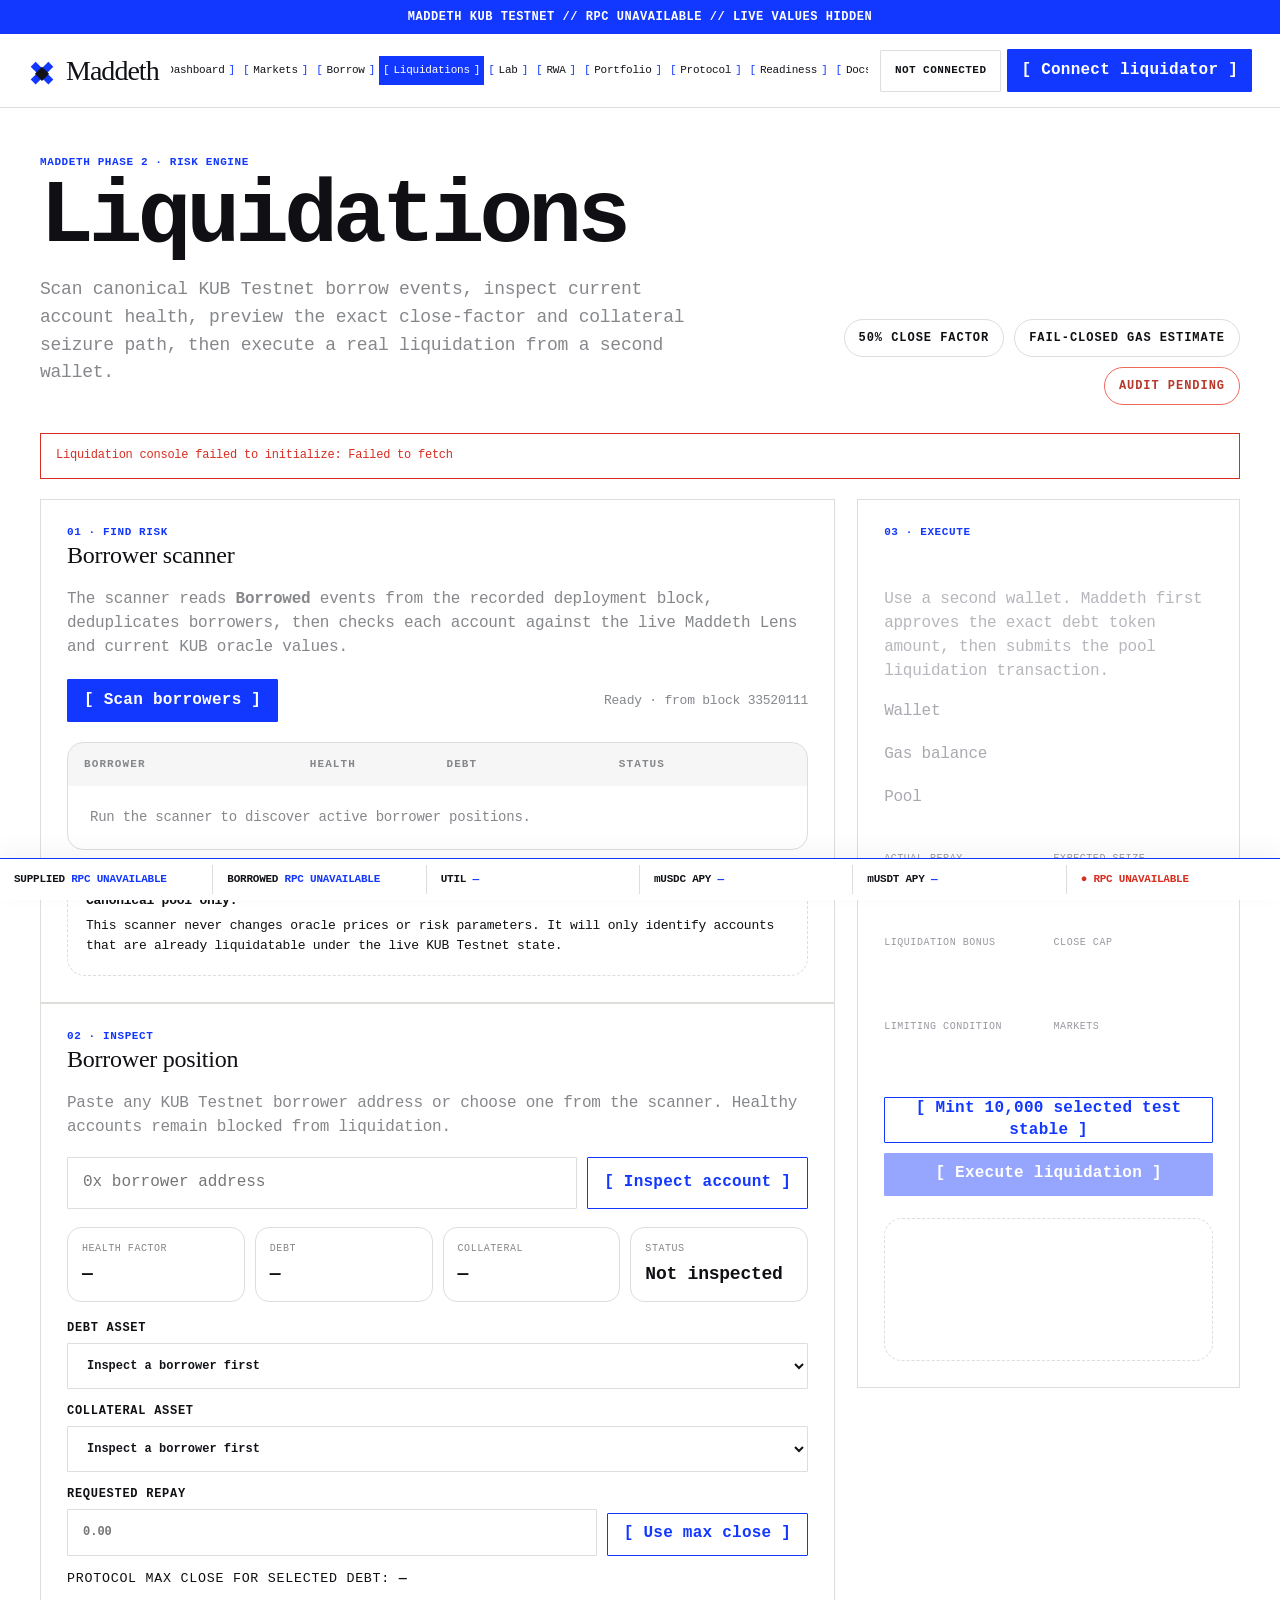
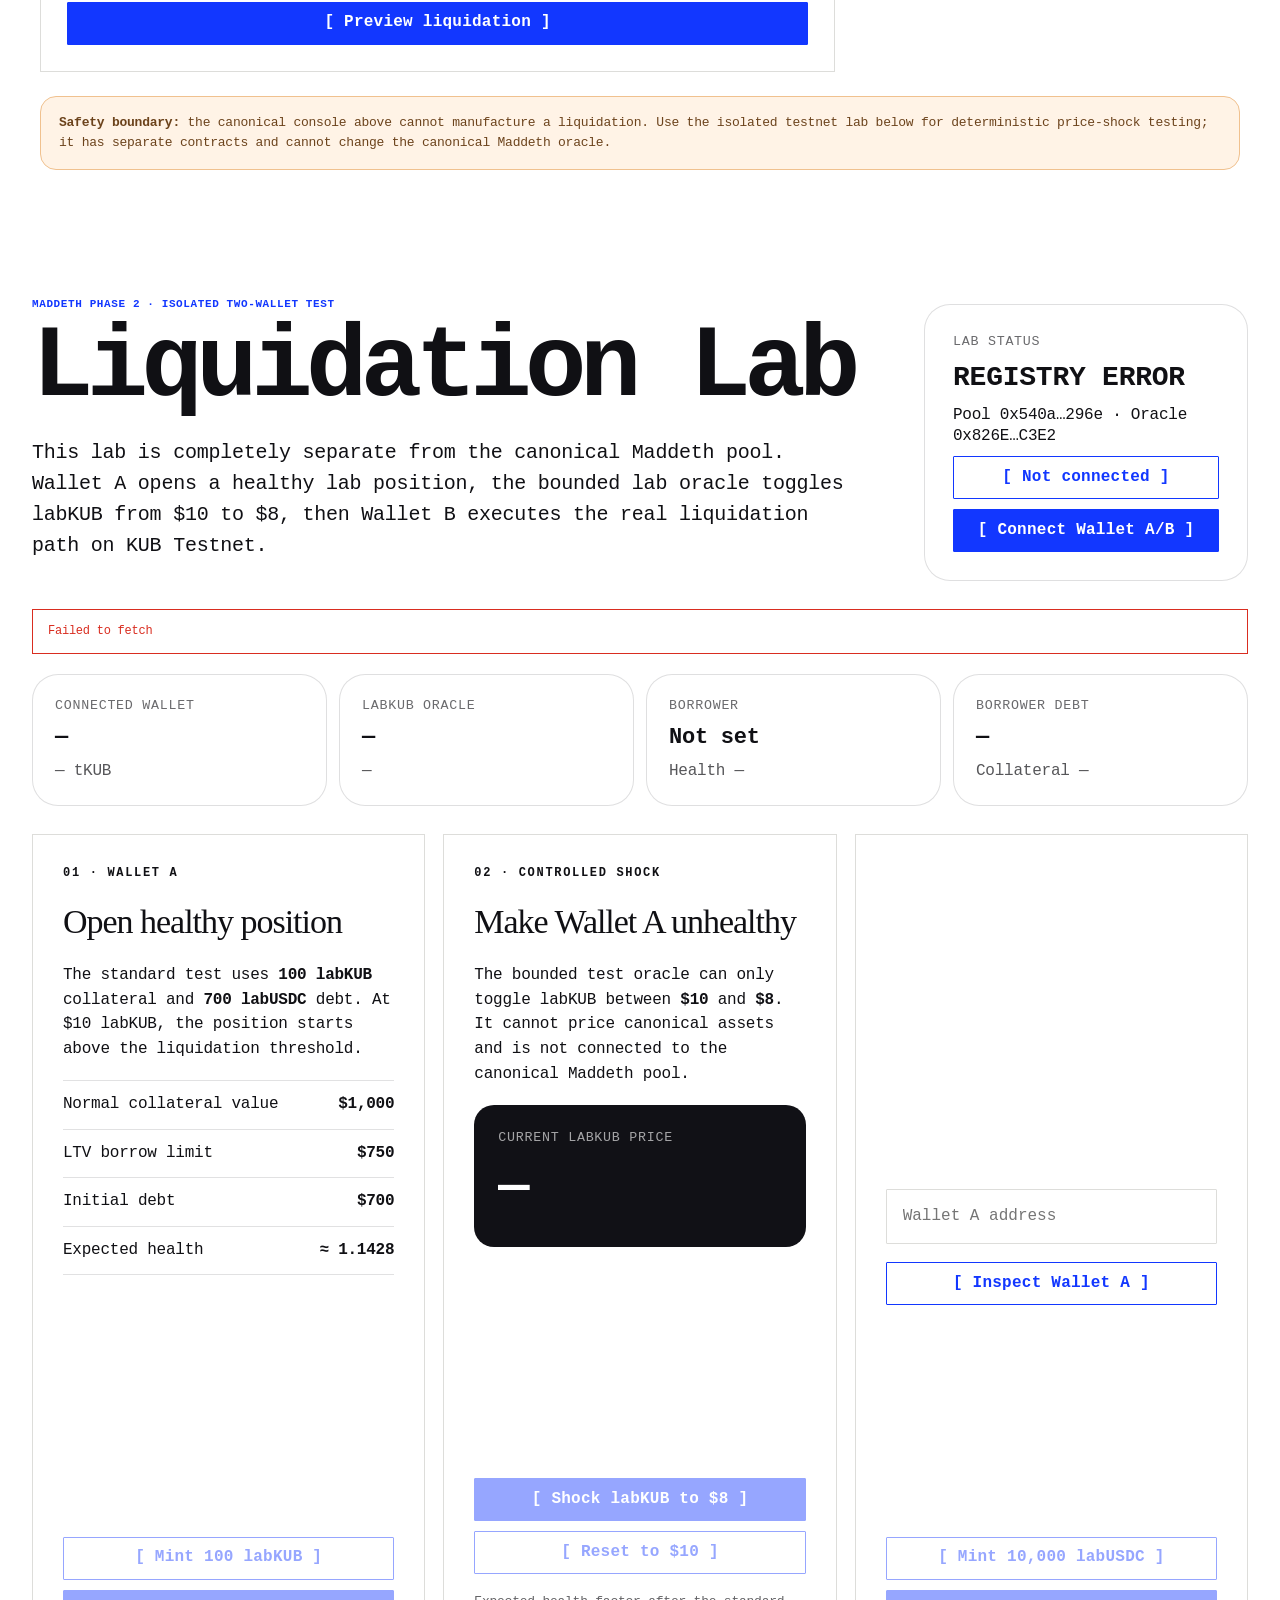
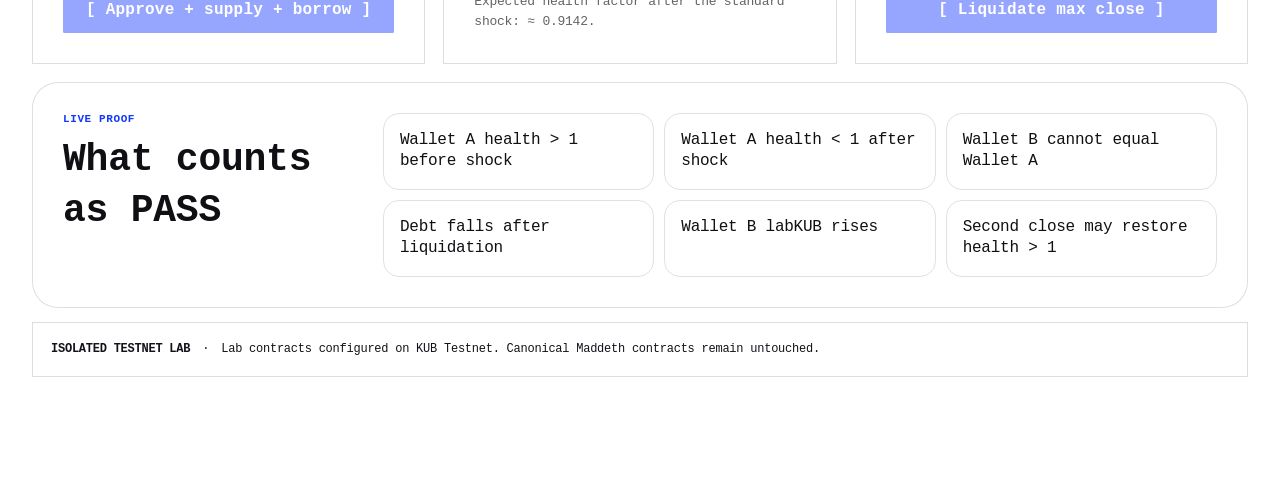
<file: app/liquidations/index.html>
<!doctype html>
<html lang="en">
<head>
  <meta charset="UTF-8" />
  <meta name="viewport" content="width=device-width, initial-scale=1.0" />
  <meta name="theme-color" content="#f5f1eb" />
  <meta name="referrer" content="no-referrer" />
  <meta http-equiv="Content-Security-Policy" content="default-src 'self'; script-src 'self'; style-src 'self'; connect-src 'self' https://rpc-testnet.bitkubchain.io; img-src 'self' data:; object-src 'none'; base-uri 'none'; form-action 'self'; upgrade-insecure-requests" />
  <meta name="description" content="Maddeth Phase 2 liquidation scanner, risk engine and isolated two-wallet liquidation lab on KUB Testnet." />
  <title>Liquidations — Maddeth</title>
  <link rel="stylesheet" href="/src/styles.css" />
  <link rel="stylesheet" href="/src/app-pages.css" />
  <link rel="stylesheet" href="/src/liquidations.css" />
  <link rel="stylesheet" href="/src/liquidation-lab.css" />
</head>
<body class="app-page" data-app-page="liquidations">
  <div class="app-announcement">KUB TESTNET · PHASE 2 · LIQUIDATION & RISK ENGINE · TEST ASSETS ONLY</div>
  <header class="app-topbar">
    <a class="brand" href="/" aria-label="Maddeth home"><span class="brand-mark" aria-hidden="true"><i></i><i></i><i></i></span><span>Maddeth</span></a>
    <nav class="app-nav" aria-label="Application">
      <a href="/app/" data-app-nav="dashboard">Dashboard</a>
      <a href="/app/markets/" data-app-nav="markets">Markets</a>
      <a href="/app/borrow/" data-app-nav="borrow">Borrow</a>
      <a href="/app/liquidations/" data-app-nav="liquidations">Liquidations</a>
      <a href="#liquidation-lab" data-app-nav="liquidation-lab">Lab</a>
      <a href="/app/rwa/" data-app-nav="rwa">RWA</a>
      <a href="/app/portfolio/" data-app-nav="portfolio">Portfolio</a>
      <a href="/app/protocol/" data-app-nav="protocol">Protocol</a>
      <a href="/docs/" data-app-nav="docs">Docs</a>
    </nav>
    <div class="app-actions"><button id="networkPill" class="network-pill" type="button">Not connected</button><button id="connectWallet" class="primary-btn" type="button">Connect liquidator</button></div>
  </header>

  <main class="liquidation-main">
    <section class="liquidation-hero">
      <div>
        <div class="eyebrow">MADDETH PHASE 2 · RISK ENGINE</div>
        <h1>Liquidations</h1>
        <p>Scan canonical KUB Testnet borrow events, inspect current account health, preview the exact close-factor and collateral seizure path, then execute a real liquidation from a second wallet.</p>
      </div>
      <div class="liquidation-badges">
        <span class="liquidation-badge">50% close factor</span>
        <span class="liquidation-badge">Fail-closed gas estimate</span>
        <span class="liquidation-badge danger">Audit pending</span>
      </div>
    </section>

    <div id="txBanner" class="tx-banner hidden" aria-live="polite"></div>

    <section class="liquidation-grid">
      <div>
        <article class="liquidation-card">
          <div class="eyebrow">01 · FIND RISK</div>
          <h2>Borrower scanner</h2>
          <p>The scanner reads <strong>Borrowed</strong> events from the recorded deployment block, deduplicates borrowers, then checks each account against the live Maddeth Lens and current KUB oracle values.</p>
          <div class="liquidation-toolbar">
            <button id="scanButton" class="primary-btn" type="button">Scan borrowers</button>
            <div class="status-copy"><span id="scanProgress">Ready</span> · from block <span id="scanFromBlock">—</span></div>
          </div>
          <div class="liquidation-table">
            <div class="liquidation-head"><span>Borrower</span><span>Health</span><span>Debt</span><span>Status</span><span></span></div>
            <div id="candidateRows"><div class="liquidation-row empty-row">Run the scanner to discover active borrower positions.</div></div>
          </div>
          <div class="lab-note"><strong>Canonical pool only.</strong>This scanner never changes oracle prices or risk parameters. It will only identify accounts that are already liquidatable under the live KUB Testnet state.</div>
        </article>

        <article class="liquidation-card">
          <div class="eyebrow">02 · INSPECT</div>
          <h2>Borrower position</h2>
          <p>Paste any KUB Testnet borrower address or choose one from the scanner. Healthy accounts remain blocked from liquidation.</p>
          <div class="borrower-search">
            <input id="borrowerAddress" autocomplete="off" spellcheck="false" placeholder="0x borrower address" />
            <button id="inspectButton" class="secondary-btn" type="button">Inspect account</button>
          </div>
          <div class="borrower-summary">
            <div class="summary-cell"><small>Health factor</small><strong id="borrowerHealth">—</strong></div>
            <div class="summary-cell"><small>Debt</small><strong id="borrowerDebt">—</strong></div>
            <div class="summary-cell"><small>Collateral</small><strong id="borrowerCollateral">—</strong></div>
            <div class="summary-cell"><small>Status</small><strong id="borrowerStatus">Not inspected</strong></div>
          </div>

          <div class="liquidation-form">
            <label>Debt asset<select id="debtAsset"><option value="">Inspect a borrower first</option></select></label>
            <label>Collateral asset<select id="collateralAsset"><option value="">Inspect a borrower first</option></select></label>
            <div class="inline-action">
              <label>Requested repay<input id="repayAmount" inputmode="decimal" placeholder="0.00" /></label>
              <button id="useMaxClose" class="secondary-btn" type="button">Use max close</button>
            </div>
            <small>Protocol max close for selected debt: <strong id="maxCloseHint">—</strong></small>
            <button id="previewLiquidation" class="primary-btn" type="button">Preview liquidation</button>
          </div>
        </article>
      </div>

      <aside>
        <article class="liquidation-card dark">
          <div class="eyebrow">03 · EXECUTE</div>
          <h2>Liquidator console</h2>
          <p>Use a second wallet. Maddeth first approves the exact debt token amount, then submits the pool liquidation transaction.</p>
          <div class="liquidator-meta">
            <div class="liquidator-line"><span>Wallet</span><b id="liquidatorAddress">Not connected</b></div>
            <div class="liquidator-line"><span>Gas balance</span><b id="liquidatorTKUB">—</b></div>
            <div class="liquidator-line"><span>Pool</span><b id="poolAddress">—</b></div>
          </div>
          <div class="preview-grid">
            <div class="preview-cell"><small>Actual repay</small><strong id="previewRepay">—</strong></div>
            <div class="preview-cell"><small>Expected seize</small><strong id="previewSeize">—</strong></div>
            <div class="preview-cell"><small>Liquidation bonus</small><strong id="previewBonus">—</strong></div>
            <div class="preview-cell"><small>Close cap</small><strong id="previewCap">—</strong></div>
            <div class="preview-cell"><small>Limiting condition</small><strong id="previewMode">—</strong></div>
            <div class="preview-cell"><small>Markets</small><strong id="candidateRowsStatus">—</strong></div>
          </div>
          <div class="action-stack">
            <button id="mintDebtAsset" class="secondary-btn" type="button">Mint 10,000 selected test stable</button>
            <button id="executeLiquidation" class="primary-btn" type="button" disabled>Execute liquidation</button>
          </div>
          <div class="lab-note"><strong>Two-wallet rule.</strong>The UI refuses to liquidate from the borrower wallet. Wallet A should hold the unhealthy position; Wallet B should execute liquidation.</div>
        </article>
      </aside>
    </section>

    <div class="liquidation-footer-note"><strong>Safety boundary:</strong> the canonical console above cannot manufacture a liquidation. Use the isolated testnet lab below for deterministic price-shock testing; it has separate contracts and cannot change the canonical Maddeth oracle.</div>
  </main>

  <section class="lab-main" id="liquidation-lab" aria-labelledby="labTitle">
    <section class="lab-hero">
      <div>
        <div class="eyebrow">MADDETH PHASE 2 · ISOLATED TWO-WALLET TEST</div>
        <h1 id="labTitle">Liquidation Lab</h1>
        <p>This lab is completely separate from the canonical Maddeth pool. Wallet A opens a healthy lab position, the bounded lab oracle toggles labKUB from $10 to $8, then Wallet B executes the real liquidation path on KUB Testnet.</p>
      </div>
      <div class="lab-state-card">
        <small>LAB STATUS</small>
        <strong id="labStatus">Loading registry…</strong>
        <span id="labContracts">—</span>
        <div class="lab-actions">
          <button id="labNetworkPill" class="secondary-btn" type="button">Not connected</button>
          <button id="labConnectWallet" class="primary-btn" type="button">Connect Wallet A/B</button>
        </div>
      </div>
    </section>

    <div id="labTxBanner" class="tx-banner hidden" aria-live="polite"></div>

    <section class="lab-metrics">
      <article><small>Connected wallet</small><strong id="labConnectedWallet">—</strong><span id="labGasBalance">— tKUB</span></article>
      <article><small>labKUB oracle</small><strong id="labOraclePrice">—</strong><span id="labShockState">—</span></article>
      <article><small>Borrower</small><strong id="labBorrowerAddressDisplay">Not set</strong><span id="labBorrowerHealth">Health —</span></article>
      <article><small>Borrower debt</small><strong id="labBorrowerDebt">—</strong><span id="labBorrowerCollateral">Collateral —</span></article>
    </section>

    <section class="lab-grid">
      <article class="lab-card">
        <div class="step">01 · WALLET A</div>
        <h2>Open healthy position</h2>
        <p>The standard test uses <b>100 labKUB</b> collateral and <b>700 labUSDC</b> debt. At $10 labKUB, the position starts above the liquidation threshold.</p>
        <div class="lab-lines">
          <div><span>Normal collateral value</span><b>$1,000</b></div>
          <div><span>LTV borrow limit</span><b>$750</b></div>
          <div><span>Initial debt</span><b>$700</b></div>
          <div><span>Expected health</span><b>≈ 1.1428</b></div>
        </div>
        <div class="lab-actions">
          <button id="labMintCollateral" class="secondary-btn" type="button" disabled>Mint 100 labKUB</button>
          <button id="labOpenPosition" class="primary-btn" type="button" disabled>Approve + supply + borrow</button>
        </div>
      </article>

      <article class="lab-card shock-card">
        <div class="step">02 · CONTROLLED SHOCK</div>
        <h2>Make Wallet A unhealthy</h2>
        <p>The bounded test oracle can only toggle labKUB between <b>$10</b> and <b>$8</b>. It cannot price canonical assets and is not connected to the canonical Maddeth pool.</p>
        <div class="shock-readout"><small>CURRENT LABKUB PRICE</small><strong id="labShockPriceLarge">—</strong></div>
        <div class="lab-actions">
          <button id="labShockPrice" class="primary-btn" type="button" disabled>Shock labKUB to $8</button>
          <button id="labResetPrice" class="secondary-btn" type="button" disabled>Reset to $10</button>
        </div>
        <p class="micro">Expected health factor after the standard shock: ≈ 0.9142.</p>
      </article>

      <article class="lab-card dark">
        <div class="step">03 · WALLET B</div>
        <h2>Liquidate Wallet A</h2>
        <p>Switch MetaMask to a different account. Wallet B mints test labUSDC, approves the isolated lab pool and repays up to the protocol's 50% close factor for seized labKUB plus the 5% liquidation bonus.</p>
        <label for="labBorrowerInput">Borrower address</label>
        <input id="labBorrowerInput" autocomplete="off" spellcheck="false" placeholder="Wallet A address" />
        <button id="labInspectBorrower" class="secondary-btn" type="button">Inspect Wallet A</button>
        <div class="lab-lines">
          <div><span>Max close now</span><b id="labMaxClose">—</b></div>
          <div><span>Expected seize</span><b id="labExpectedSeize">—</b></div>
          <div><span>Liquidation bonus</span><b>5.00%</b></div>
          <div><span>Wallet B labUSDC</span><b id="labLiquidatorUsdc">—</b></div>
        </div>
        <div class="lab-actions">
          <button id="labMintDebt" class="secondary-btn" type="button" disabled>Mint 10,000 labUSDC</button>
          <button id="labLiquidate" class="primary-btn" type="button" disabled>Liquidate max close</button>
        </div>
      </article>
    </section>

    <section class="lab-proof">
      <div><div class="eyebrow">LIVE PROOF</div><h2>What counts as PASS</h2></div>
      <div class="proof-grid">
        <span>Wallet A health &gt; 1 before shock</span>
        <span>Wallet A health &lt; 1 after shock</span>
        <span>Wallet B cannot equal Wallet A</span>
        <span>Debt falls after liquidation</span>
        <span>Wallet B labKUB rises</span>
        <span>Second close may restore health &gt; 1</span>
      </div>
    </section>

    <section class="security-note"><strong>ISOLATED TESTNET LAB</strong> · <span id="labFooter">Loading deployment registry.</span></section>
  </section>

  <script type="module" src="/src/site.js"></script>
  <script type="module" src="/src/liquidations.js"></script>
  <script type="module" src="/src/liquidation-lab-inline.js"></script>
</body>
</html>
</file>
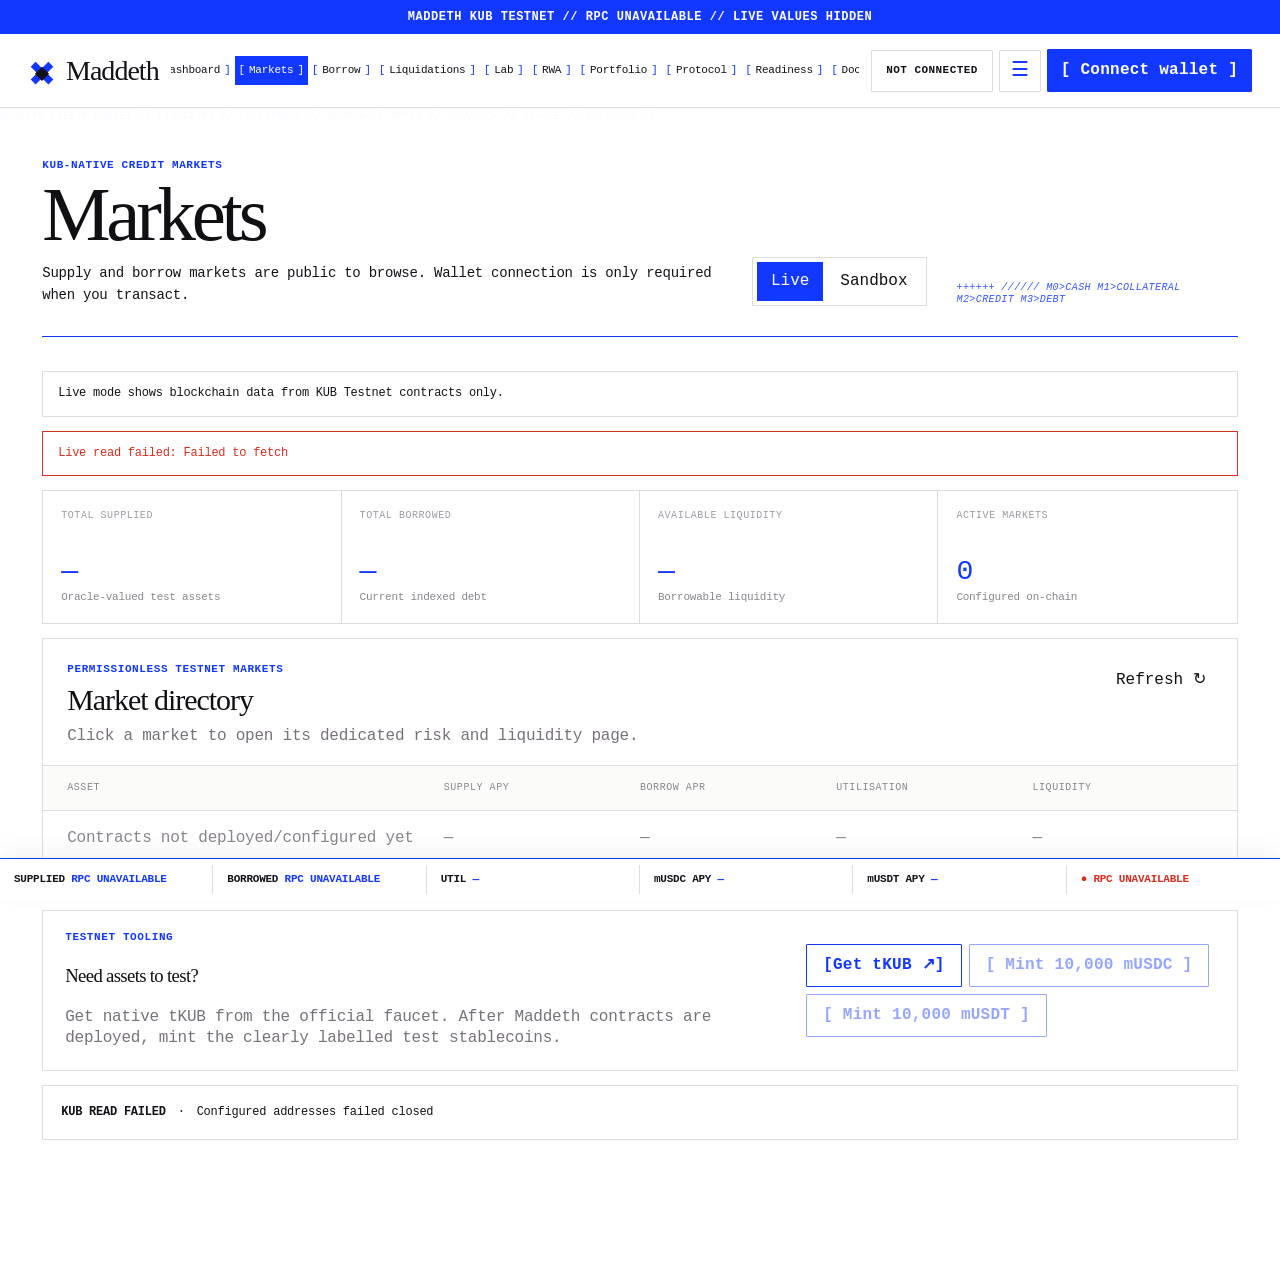
<file: app/markets/index.html>
<!doctype html>
<html lang="en">
<head>
  <meta charset="UTF-8" />
  <meta name="viewport" content="width=device-width, initial-scale=1.0" />
  <meta name="theme-color" content="#f5f1eb" />
  <meta name="referrer" content="no-referrer" />
  <meta http-equiv="Content-Security-Policy" content="default-src 'self'; script-src 'self'; style-src 'self'; connect-src 'self' https://rpc-testnet.bitkubchain.io; img-src 'self' data:; object-src 'none'; base-uri 'none'; form-action 'self'; upgrade-insecure-requests" />
  <meta name="description" content="Maddeth markets — browse KUB Testnet lending markets." />
  <title>Markets — Maddeth</title>
  <link rel="stylesheet" href="/src/styles.css" />
  <link rel="stylesheet" href="/src/app-pages.css" />
</head>
<body class="app-page" data-app-page="markets">
  <div class="app-announcement">KUB TESTNET · CHAIN 25925 · TESTNET HARDENED · INDEPENDENT AUDIT PENDING</div>
  <header class="app-topbar">
    <a class="brand" href="/" aria-label="Maddeth home"><span class="brand-mark" aria-hidden="true"><i></i><i></i><i></i></span><span>Maddeth</span></a>
    <nav class="app-nav" aria-label="Application">
      <a href="/app/" data-app-nav="dashboard">Dashboard</a>
      <a href="/app/markets/" data-app-nav="markets">Markets</a>
      <a href="/app/borrow/" data-app-nav="borrow">Borrow</a>
      <a href="/app/rwa/" data-app-nav="rwa">RWA</a>
      <a href="/app/portfolio/" data-app-nav="portfolio">Portfolio</a>
      <a href="/app/protocol/" data-app-nav="protocol">Protocol</a>
      <a href="/docs/" data-app-nav="docs">Docs</a>
    </nav>
    <div class="app-actions">
      <button id="networkPill" class="network-pill" type="button">Not connected</button>
      <details class="settings-menu">
        <summary aria-label="Settings">☰</summary>
        <div class="settings-panel">
          <div class="settings-head"><strong>Appearance</strong><span>KUB Testnet</span></div>
          <div class="settings-block"><b>Theme</b><div class="settings-inline"><button id="themeLight" type="button">Light</button><button id="themeDark" type="button">Dark</button><button id="themeSystem" type="button">System</button></div></div>
          <a href="https://testnet.kubscan.com" target="_blank" rel="noopener noreferrer">KUBScan ↗</a>
          <a href="/docs/">Documentation</a>
          <a href="/SECURITY.md" target="_blank" rel="noopener noreferrer">Security ↗</a>
        </div>
      </details>
      <button id="connectWallet" class="primary-btn" type="button">Connect wallet</button>
    </div>
  </header>

  <main class="app-main">
    <section class="app-page-head">
      <div><div class="eyebrow">KUB-NATIVE CREDIT MARKETS</div><h1>Markets</h1><p>Supply and borrow markets are public to browse. Wallet connection is only required when you transact.</p></div>
      <div class="app-head-actions"><div class="mode-switch" role="group" aria-label="Data mode"><button id="liveMode" class="active" type="button">Live</button><button id="sandboxMode" type="button">Sandbox</button></div></div>
    </section>
    <div id="liveNotice" class="notice">Live mode shows blockchain data from KUB Testnet contracts only.</div>
    <div id="sandboxNotice" class="notice warning hidden">SANDBOX · simulated market values only. They are not protocol TVL or real yields.</div>
    <div id="txBanner" class="tx-banner hidden" aria-live="polite"></div>

    <section class="app-grid-4">
      <div class="app-stat"><small>TOTAL SUPPLIED</small><strong id="metricSupplied">—</strong><span>Oracle-valued test assets</span></div>
      <div class="app-stat"><small>TOTAL BORROWED</small><strong id="metricBorrowed">—</strong><span>Current indexed debt</span></div>
      <div class="app-stat"><small>AVAILABLE LIQUIDITY</small><strong id="metricLiquidity">—</strong><span>Borrowable liquidity</span></div>
      <div class="app-stat"><small>ACTIVE MARKETS</small><strong id="metricMarkets">0</strong><span>Configured on-chain</span></div>
    </section>

    <section class="market-table">
      <div class="panel-head"><div><div class="eyebrow">PERMISSIONLESS TESTNET MARKETS</div><h2>Market directory</h2><p>Click a market to open its dedicated risk and liquidity page.</p></div><button id="refreshMarkets" class="text-btn" type="button">Refresh ↻</button></div>
      <div class="market-row header"><span>Asset</span><span>Supply APY</span><span>Borrow APR</span><span>Utilisation</span><span>Liquidity</span></div>
      <div id="marketRows"><div class="market-row placeholder-row"><span>Loading markets…</span><span>—</span><span>—</span><span>—</span><span>—</span></div></div>
    </section>

    <section class="market-toolbar">
      <div><div class="eyebrow">TESTNET TOOLING</div><h3>Need assets to test?</h3><p>Get native tKUB from the official faucet. After Maddeth contracts are deployed, mint the clearly labelled test stablecoins.</p></div>
      <div class="market-toolbar-actions">
        <a class="secondary-btn" href="https://faucet.kubchain.com/" target="_blank" rel="noopener noreferrer">Get tKUB ↗</a>
        <button id="mintUsdc" class="secondary-btn" type="button" disabled>Mint 10,000 mUSDC</button>
        <button id="mintUsdt" class="secondary-btn" type="button" disabled>Mint 10,000 mUSDT</button>
      </div>
    </section>
    <section class="security-note"><strong id="deploymentLabel">KUB Testnet</strong> · <span id="contractStatus">Checking deployment configuration…</span></section>
  </main>
<script type="module" src="/src/site.js"></script>
  <script type="module" src="/src/app-pages.js"></script>
</body>
</html>
</file>
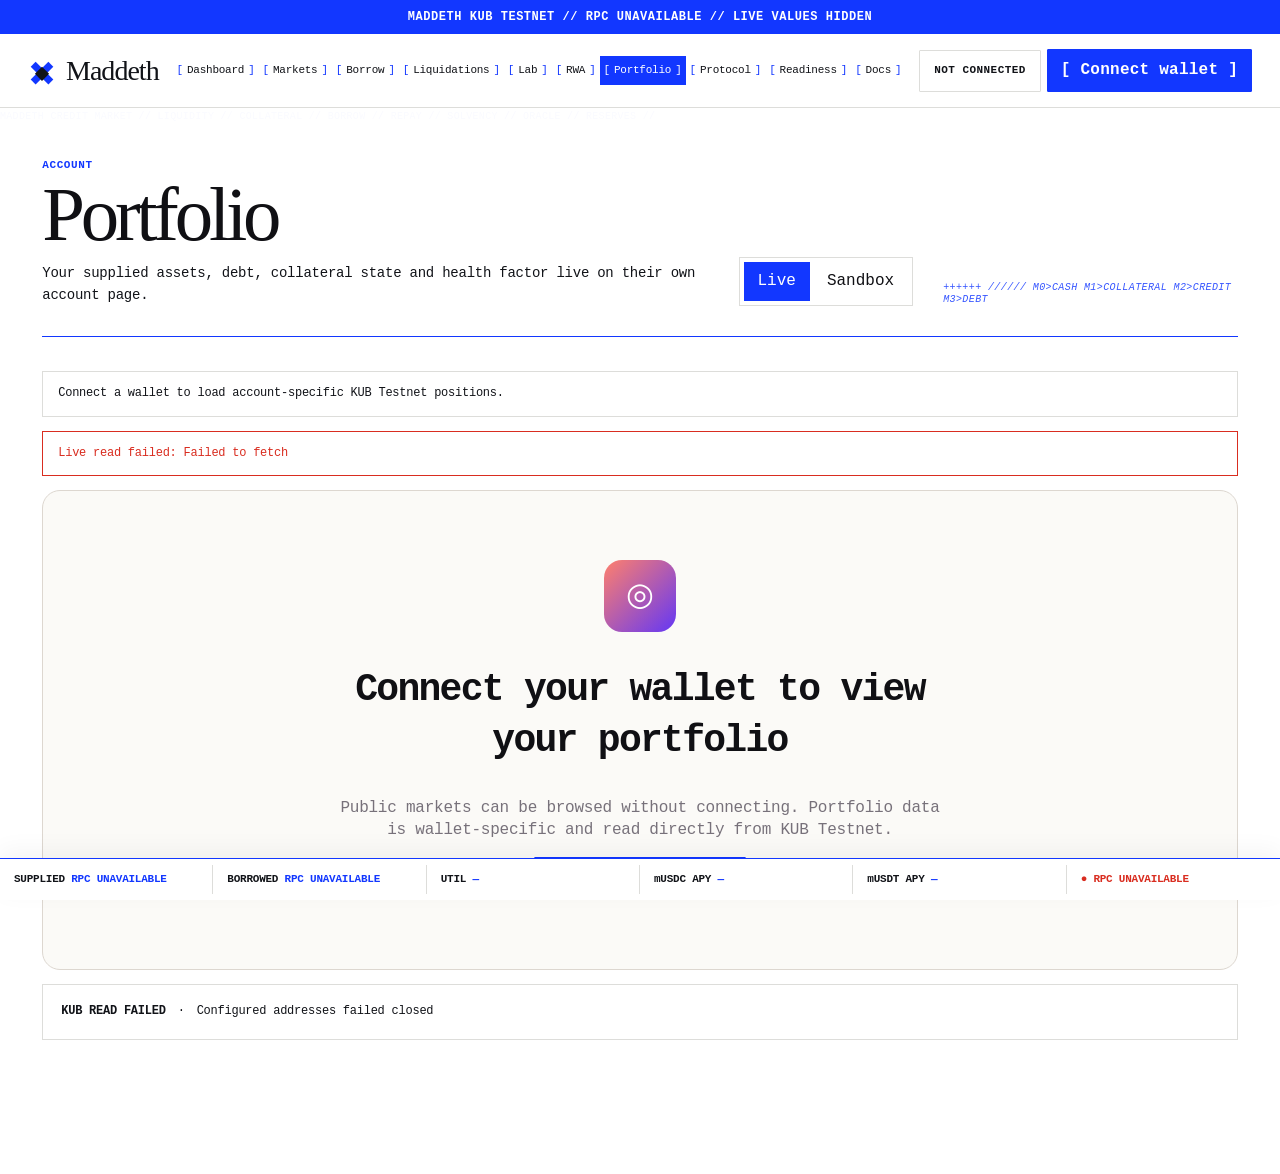
<file: app/portfolio/index.html>
<!doctype html>
<html lang="en"><head><meta charset="UTF-8"/><meta name="viewport" content="width=device-width,initial-scale=1.0"/><meta name="theme-color" content="#f5f1eb"/><meta name="referrer" content="no-referrer"/><meta http-equiv="Content-Security-Policy" content="default-src 'self';script-src 'self';style-src 'self';connect-src 'self' https://rpc-testnet.bitkubchain.io;img-src 'self' data:;object-src 'none';base-uri 'none';form-action 'self';upgrade-insecure-requests"/><meta name="description" content="Maddeth portfolio — account positions and health on KUB Testnet."/><title>Portfolio — Maddeth</title><link rel="stylesheet" href="/src/styles.css"/><link rel="stylesheet" href="/src/app-pages.css"/></head><body class="app-page" data-app-page="portfolio"><div class="app-announcement">KUB TESTNET · CHAIN 25925 · TESTNET HARDENED · INDEPENDENT AUDIT PENDING</div><header class="app-topbar"><a class="brand" href="/"><span class="brand-mark"><i></i><i></i><i></i></span><span>Maddeth</span></a><nav class="app-nav"><a href="/app/" data-app-nav="dashboard">Dashboard</a><a href="/app/markets/" data-app-nav="markets">Markets</a><a href="/app/borrow/" data-app-nav="borrow">Borrow</a><a href="/app/rwa/" data-app-nav="rwa">RWA</a><a href="/app/portfolio/" data-app-nav="portfolio">Portfolio</a><a href="/app/protocol/" data-app-nav="protocol">Protocol</a><a href="/docs/" data-app-nav="docs">Docs</a></nav><div class="app-actions"><button id="networkPill" class="network-pill">Not connected</button><button id="connectWallet" class="primary-btn">Connect wallet</button></div></header><main class="app-main"><section class="app-page-head"><div><div class="eyebrow">ACCOUNT</div><h1>Portfolio</h1><p>Your supplied assets, debt, collateral state and health factor live on their own account page.</p></div><div class="mode-switch"><button id="liveMode" class="active">Live</button><button id="sandboxMode">Sandbox</button></div></section><div id="liveNotice" class="notice">Connect a wallet to load account-specific KUB Testnet positions.</div><div id="sandboxNotice" class="notice warning hidden">SANDBOX · simulated mode does not create or modify a portfolio.</div><div id="txBanner" class="tx-banner hidden"></div><section id="portfolioDisconnected" class="portfolio-empty"><div><div class="empty-symbol">◎</div><h2 id="portfolioTitle">Connect your wallet to view your portfolio</h2><p>Public markets can be browsed without connecting. Portfolio data is wallet-specific and read directly from KUB Testnet.</p><button id="portfolioConnect" class="primary-btn">Connect wallet</button></div></section><section id="portfolioLive" class="hidden"><div class="app-grid-4"><div class="app-stat"><small>COLLATERAL</small><strong id="portfolioCollateral">—</strong><span>Oracle value</span></div><div class="app-stat"><small>DEBT</small><strong id="portfolioDebt">—</strong><span>Indexed borrow</span></div><div class="app-stat"><small>AVAILABLE</small><strong id="portfolioAvailable">—</strong><span>Borrow headroom</span></div><div class="app-stat"><small>HEALTH FACTOR</small><strong id="portfolioHealth">—</strong><span>Liquidation safety</span></div></div><section class="position-table"><div class="panel-head"><div><div class="eyebrow">POSITIONS</div><h2>Your markets</h2><p id="portfolioAddress">—</p></div><button id="refreshPortfolio" class="text-btn">Refresh ↻</button></div><div class="position-row header"><span>Asset</span><span>Wallet</span><span>Supplied</span><span>Borrowed</span><span>Collateral</span></div><div id="portfolioRows"></div></section></section><section class="security-note"><strong id="deploymentLabel">KUB Testnet</strong> · <span id="contractStatus">Checking deployment configuration…</span></section></main><script type="module" src="/src/site.js"></script><script type="module" src="/src/app-pages.js"></script></body></html>
</file>
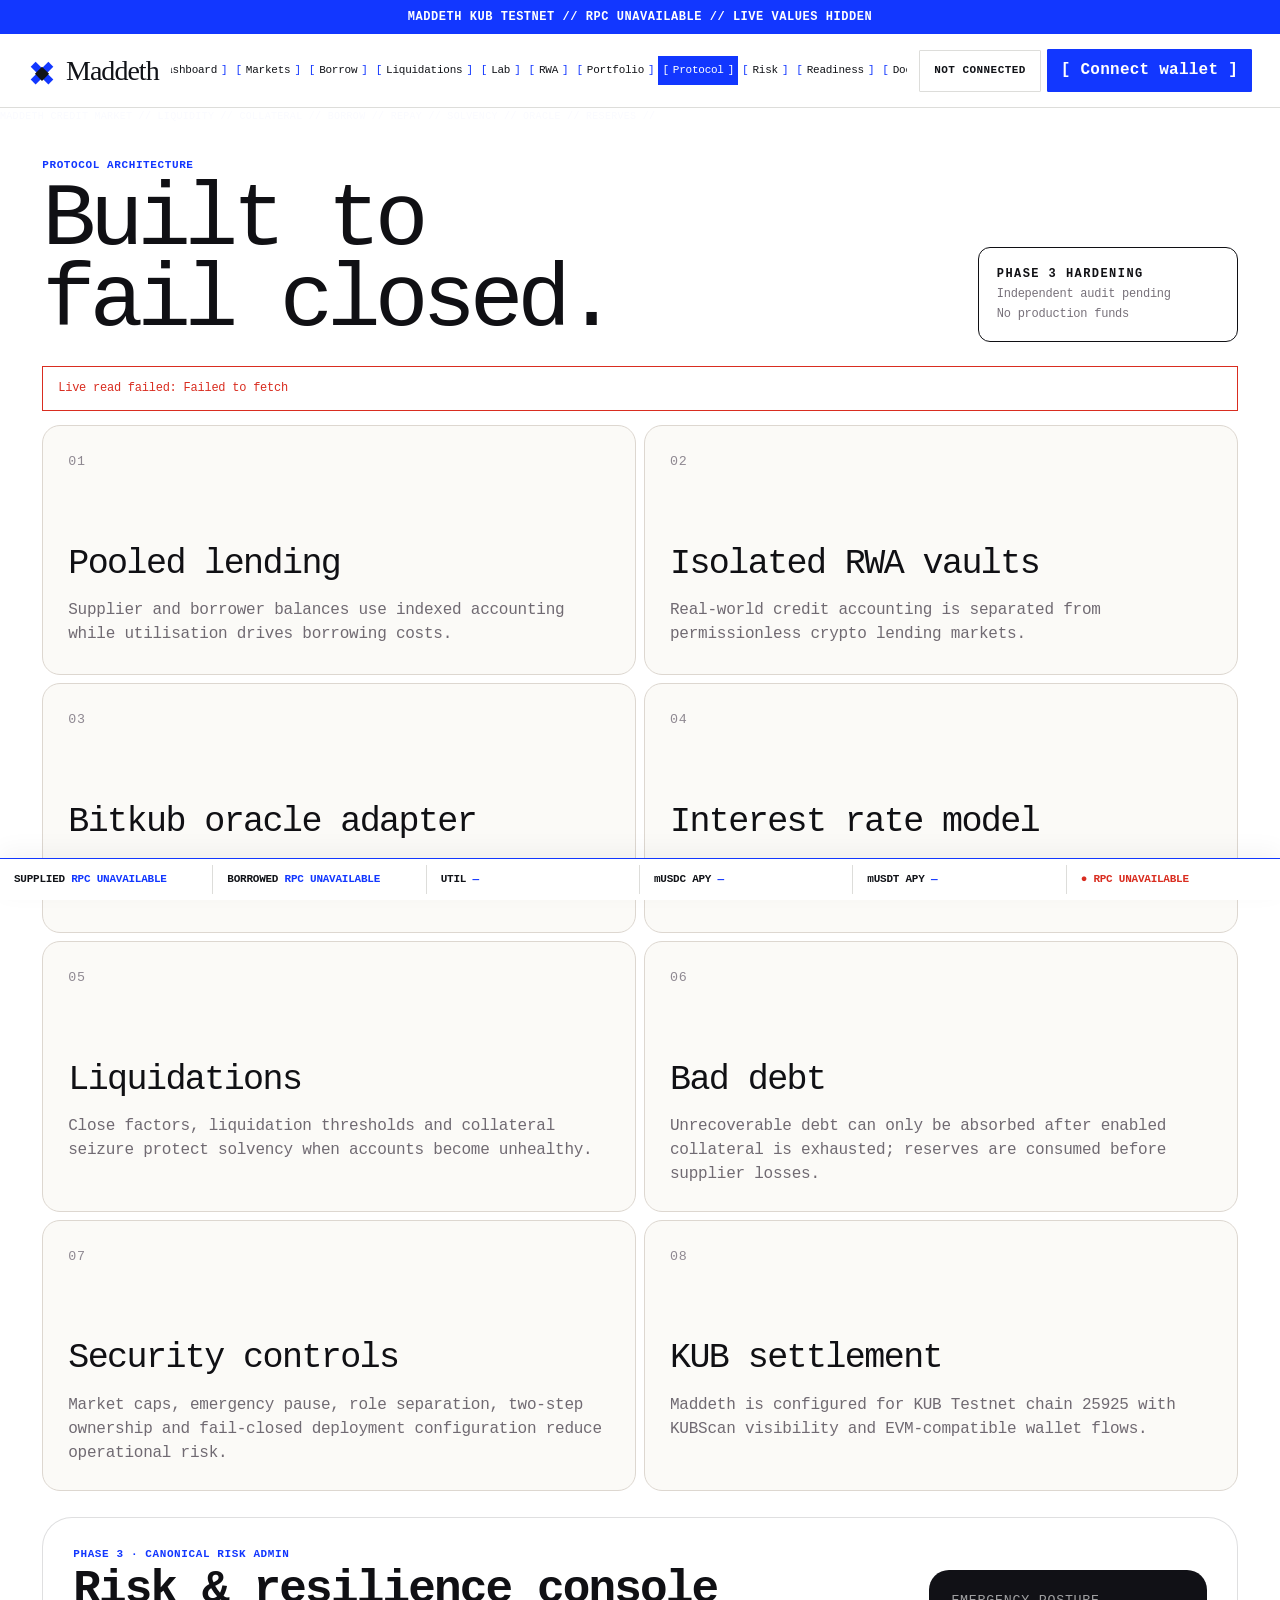
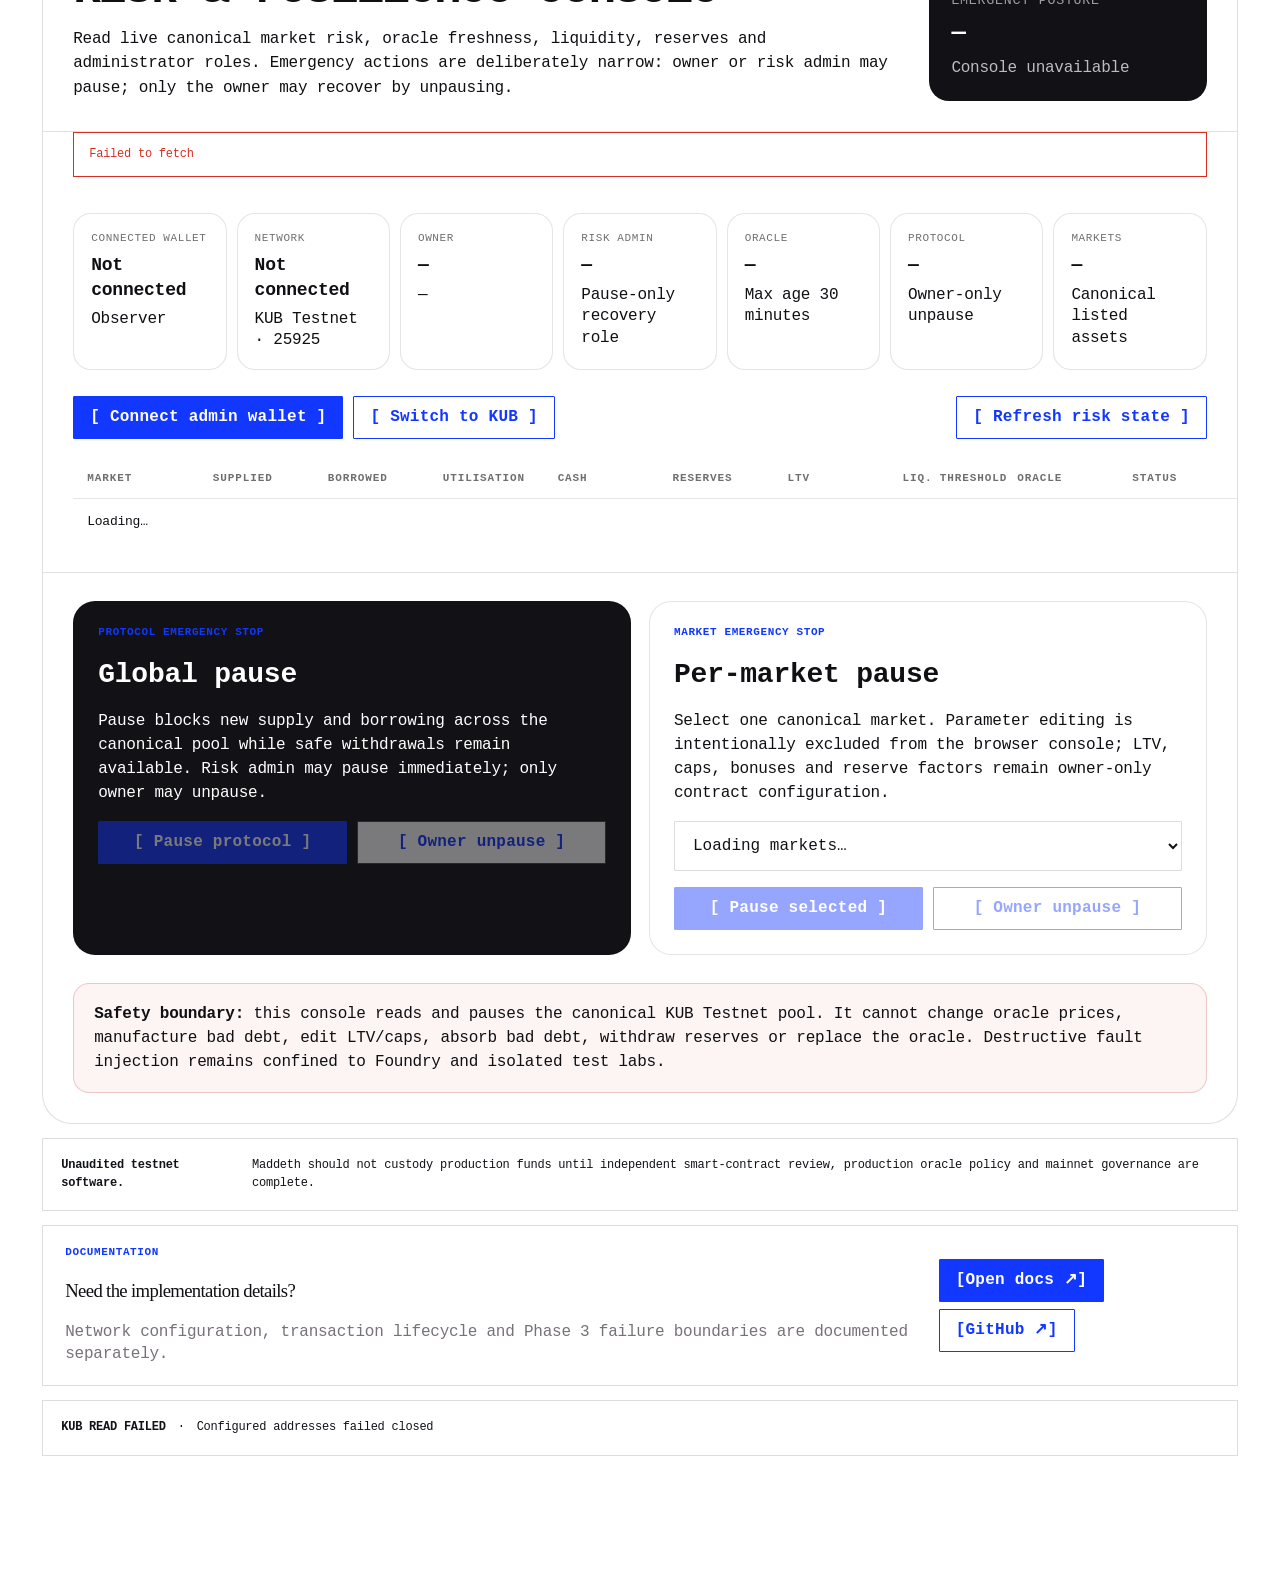
<file: app/protocol/index.html>
<!doctype html>
<html lang="en">
<head>
  <meta charset="UTF-8" />
  <meta name="viewport" content="width=device-width,initial-scale=1.0" />
  <meta name="theme-color" content="#f5f1eb" />
  <meta name="referrer" content="no-referrer" />
  <meta http-equiv="Content-Security-Policy" content="default-src 'self';script-src 'self';style-src 'self';connect-src 'self' https://rpc-testnet.bitkubchain.io;img-src 'self' data:;object-src 'none';base-uri 'none';form-action 'self';upgrade-insecure-requests" />
  <meta name="description" content="Maddeth protocol architecture, live risk telemetry and emergency administration on KUB Testnet." />
  <title>Protocol — Maddeth</title>
  <link rel="stylesheet" href="/src/styles.css" />
  <link rel="stylesheet" href="/src/app-pages.css" />
  <link rel="stylesheet" href="/src/risk-admin.css" />
</head>
<body class="app-page" data-app-page="protocol">
  <div class="app-announcement">KUB TESTNET · CHAIN 25925 · PHASE 3 RISK & RESILIENCE · INDEPENDENT AUDIT PENDING</div>
  <header class="app-topbar">
    <a class="brand" href="/"><span class="brand-mark"><i></i><i></i><i></i></span><span>Maddeth</span></a>
    <nav class="app-nav">
      <a href="/app/" data-app-nav="dashboard">Dashboard</a>
      <a href="/app/markets/" data-app-nav="markets">Markets</a>
      <a href="/app/borrow/" data-app-nav="borrow">Borrow</a>
      <a href="/app/liquidations/" data-app-nav="liquidations">Liquidations</a>
      <a href="/app/rwa/" data-app-nav="rwa">RWA</a>
      <a href="/app/portfolio/" data-app-nav="portfolio">Portfolio</a>
      <a href="/app/protocol/" data-app-nav="protocol">Protocol</a>
      <a href="#risk-admin">Risk</a>
      <a href="/docs/" data-app-nav="docs">Docs</a>
    </nav>
    <div class="app-actions"><button id="networkPill" class="network-pill">Not connected</button><button id="connectWallet" class="primary-btn">Connect wallet</button></div>
  </header>

  <main class="app-main">
    <section class="protocol-hero">
      <div><div class="eyebrow">PROTOCOL ARCHITECTURE</div><h1>Built to<br/>fail closed.</h1></div>
      <div class="security-stamp"><strong>PHASE 3 HARDENING</strong><span>Independent audit pending</span><span>No production funds</span></div>
    </section>
    <div id="txBanner" class="tx-banner hidden"></div>

    <section class="protocol-grid">
      <article><small>01</small><h2>Pooled lending</h2><p>Supplier and borrower balances use indexed accounting while utilisation drives borrowing costs.</p></article>
      <article><small>02</small><h2>Isolated RWA vaults</h2><p>Real-world credit accounting is separated from permissionless crypto lending markets.</p></article>
      <article><small>03</small><h2>Bitkub oracle adapter</h2><p>Borrowing, withdrawals and liquidations reject zero, future or stale prices instead of guessing.</p></article>
      <article><small>04</small><h2>Interest rate model</h2><p>Utilisation-sensitive rates coordinate borrowers and suppliers while protocol reserves accrue separately.</p></article>
      <article><small>05</small><h2>Liquidations</h2><p>Close factors, liquidation thresholds and collateral seizure protect solvency when accounts become unhealthy.</p></article>
      <article><small>06</small><h2>Bad debt</h2><p>Unrecoverable debt can only be absorbed after enabled collateral is exhausted; reserves are consumed before supplier losses.</p></article>
      <article><small>07</small><h2>Security controls</h2><p>Market caps, emergency pause, role separation, two-step ownership and fail-closed deployment configuration reduce operational risk.</p></article>
      <article><small>08</small><h2>KUB settlement</h2><p>Maddeth is configured for KUB Testnet chain 25925 with KUBScan visibility and EVM-compatible wallet flows.</p></article>
    </section>

    <section class="risk-console" id="risk-admin" aria-labelledby="riskConsoleTitle">
      <div class="risk-console-head">
        <div>
          <div class="eyebrow">PHASE 3 · CANONICAL RISK ADMIN</div>
          <h2 id="riskConsoleTitle">Risk & resilience console</h2>
          <p>Read live canonical market risk, oracle freshness, liquidity, reserves and administrator roles. Emergency actions are deliberately narrow: owner or risk admin may pause; only the owner may recover by unpausing.</p>
        </div>
        <div class="risk-state">
          <small>EMERGENCY POSTURE</small>
          <strong id="riskAlertCount">—</strong>
          <span id="riskEmergencyStatus">Loading canonical risk state…</span>
        </div>
      </div>

      <div id="riskActionBanner" class="tx-banner risk-action-banner hidden" aria-live="polite"></div>

      <section class="risk-metrics">
        <article><small>Connected wallet</small><strong id="riskConnectedWallet">Not connected</strong><span id="riskRole">Observer</span></article>
        <article><small>Network</small><strong id="riskNetwork">Not connected</strong><span>KUB Testnet · 25925</span></article>
        <article><small>Owner</small><strong id="riskOwner">—</strong><span id="riskPendingOwner">—</span></article>
        <article><small>Risk admin</small><strong id="riskAdminAddress">—</strong><span>Pause-only recovery role</span></article>
        <article><small>Oracle</small><strong id="riskOracle">—</strong><span>Max age 30 minutes</span></article>
        <article><small>Protocol</small><strong id="riskProtocolPause">—</strong><span>Owner-only unpause</span></article>
        <article><small>Markets</small><strong id="riskMarketCount">—</strong><span>Canonical listed assets</span></article>
      </section>

      <div class="risk-toolbar">
        <button id="riskConnect" class="primary-btn" type="button">Connect admin wallet</button>
        <button id="riskNetworkButton" class="secondary-btn" type="button">Switch to KUB</button>
        <div class="spacer"></div>
        <button id="riskRefresh" class="secondary-btn" type="button">Refresh risk state</button>
      </div>

      <div class="risk-market-wrap">
        <div class="risk-market-head"><span>Market</span><span>Supplied</span><span>Borrowed</span><span>Utilisation</span><span>Cash</span><span>Reserves</span><span>LTV</span><span>Liq. threshold</span><span>Oracle</span><span>Status</span></div>
        <div id="riskMarketsBody"><div class="risk-market-row"><span>Loading…</span></div></div>
      </div>

      <section class="risk-actions">
        <article class="risk-action-card dark">
          <div class="eyebrow">PROTOCOL EMERGENCY STOP</div>
          <h3>Global pause</h3>
          <p>Pause blocks new supply and borrowing across the canonical pool while safe withdrawals remain available. Risk admin may pause immediately; only owner may unpause.</p>
          <div class="risk-button-grid">
            <button id="riskPauseProtocol" class="primary-btn" type="button" disabled>Pause protocol</button>
            <button id="riskUnpauseProtocol" class="secondary-btn" type="button" disabled>Owner unpause</button>
          </div>
        </article>

        <article class="risk-action-card">
          <div class="eyebrow">MARKET EMERGENCY STOP</div>
          <h3>Per-market pause</h3>
          <p>Select one canonical market. Parameter editing is intentionally excluded from the browser console; LTV, caps, bonuses and reserve factors remain owner-only contract configuration.</p>
          <select id="riskMarketSelect" aria-label="Select canonical market"><option value="">Loading markets…</option></select>
          <div class="risk-button-grid">
            <button id="riskPauseMarket" class="primary-btn" type="button" disabled>Pause selected</button>
            <button id="riskUnpauseMarket" class="secondary-btn" type="button" disabled>Owner unpause</button>
          </div>
        </article>
      </section>

      <div class="risk-boundary"><strong>Safety boundary:</strong> this console reads and pauses the canonical KUB Testnet pool. It cannot change oracle prices, manufacture bad debt, edit LTV/caps, absorb bad debt, withdraw reserves or replace the oracle. Destructive fault injection remains confined to Foundry and isolated test labs.</div>
    </section>

    <section class="security-note"><strong>Unaudited testnet software.</strong> Maddeth should not custody production funds until independent smart-contract review, production oracle policy and mainnet governance are complete.</section>

    <section class="market-toolbar">
      <div><div class="eyebrow">DOCUMENTATION</div><h3>Need the implementation details?</h3><p>Network configuration, transaction lifecycle and Phase 3 failure boundaries are documented separately.</p></div>
      <div class="market-toolbar-actions"><a class="primary-btn" href="/docs/">Open docs ↗</a><a class="secondary-btn" href="https://github.com/mushee-io/Maddeth" target="_blank" rel="noopener noreferrer">GitHub ↗</a></div>
    </section>

    <section class="security-note"><strong id="deploymentLabel">KUB Testnet</strong> · <span id="contractStatus">Checking deployment configuration…</span></section>
  </main>

  <script type="module" src="/src/site.js"></script>
  <script type="module" src="/src/app-pages.js"></script>
  <script type="module" src="/src/risk-admin.js"></script>
</body>
</html>
</file>
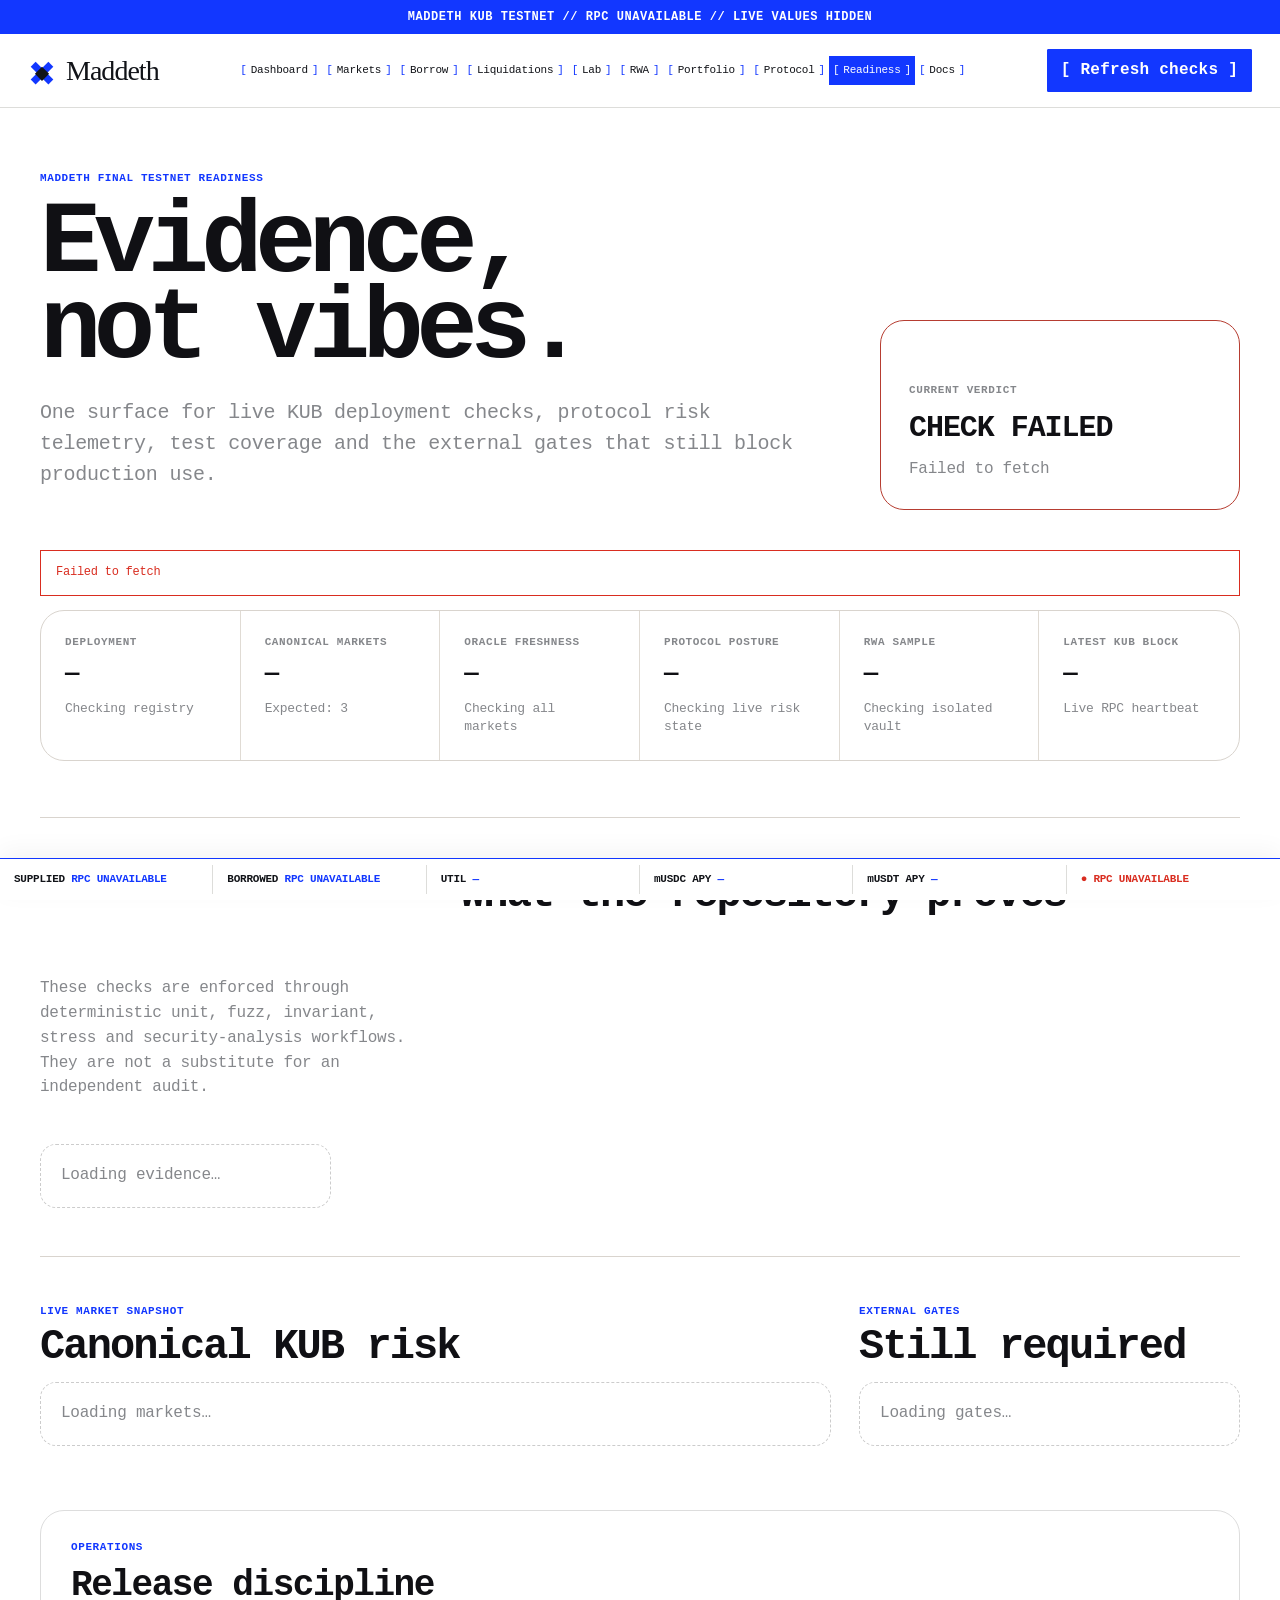
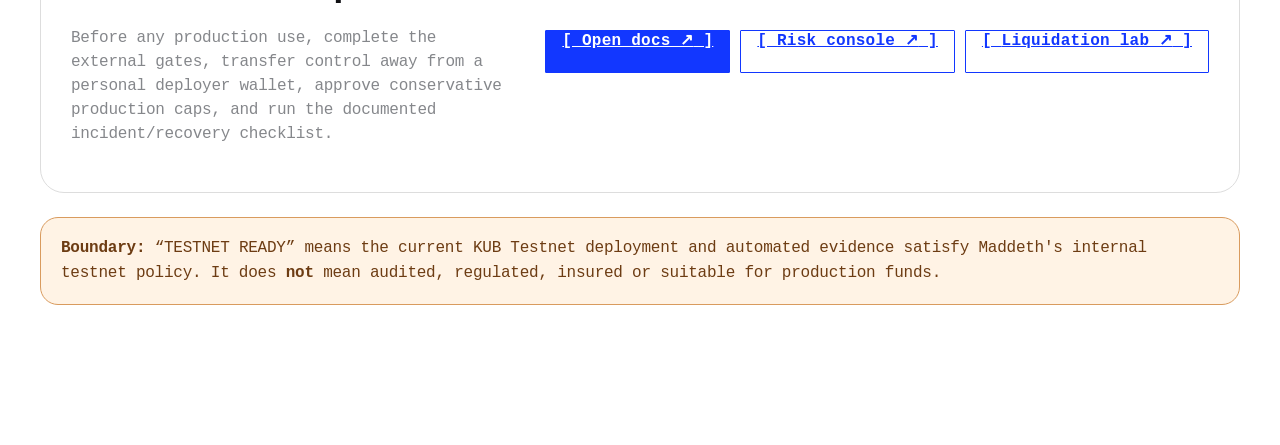
<file: app/readiness/index.html>
<!doctype html>
<html lang="en">
<head>
  <meta charset="UTF-8" />
  <meta name="viewport" content="width=device-width,initial-scale=1.0" />
  <meta name="theme-color" content="#f5f1eb" />
  <meta name="referrer" content="no-referrer" />
  <meta http-equiv="Content-Security-Policy" content="default-src 'self';script-src 'self';style-src 'self';connect-src 'self' https://rpc-testnet.bitkubchain.io;img-src 'self' data:;object-src 'none';base-uri 'none';form-action 'self';upgrade-insecure-requests" />
  <meta name="description" content="Maddeth KUB Testnet readiness dashboard and external launch gates." />
  <title>Readiness — Maddeth</title>
  <link rel="stylesheet" href="/src/styles.css" />
  <link rel="stylesheet" href="/src/app-pages.css" />
  <link rel="stylesheet" href="/src/readiness.css" />
</head>
<body class="app-page" data-app-page="readiness">
  <div class="app-announcement">KUB TESTNET · FINAL READINESS · EXTERNAL AUDIT STILL REQUIRED BEFORE PRODUCTION</div>
  <header class="app-topbar">
    <a class="brand" href="/"><span class="brand-mark"><i></i><i></i><i></i></span><span>Maddeth</span></a>
    <nav class="app-nav" aria-label="Application">
      <a href="/app/" data-app-nav="dashboard">Dashboard</a>
      <a href="/app/markets/" data-app-nav="markets">Markets</a>
      <a href="/app/borrow/" data-app-nav="borrow">Borrow</a>
      <a href="/app/liquidations/" data-app-nav="liquidations">Liquidations</a>
      <a href="/app/rwa/" data-app-nav="rwa">RWA</a>
      <a href="/app/portfolio/" data-app-nav="portfolio">Portfolio</a>
      <a href="/app/protocol/" data-app-nav="protocol">Protocol</a>
      <a href="/app/readiness/" data-app-nav="readiness">Readiness</a>
      <a href="/docs/" data-app-nav="docs">Docs</a>
    </nav>
    <div class="app-actions"><button id="readinessRefreshTop" class="primary-btn" type="button">Refresh checks</button></div>
  </header>

  <main class="readiness-main">
    <section class="readiness-hero">
      <div>
        <div class="eyebrow">MADDETH FINAL TESTNET READINESS</div>
        <h1>Evidence,<br/>not vibes.</h1>
        <p>One surface for live KUB deployment checks, protocol risk telemetry, test coverage and the external gates that still block production use.</p>
      </div>
      <aside class="readiness-verdict">
        <small>CURRENT VERDICT</small>
        <strong id="readinessVerdict">CHECKING…</strong>
        <span id="readinessVerdictDetail">Reading KUB Testnet and readiness policy.</span>
      </aside>
    </section>

    <div id="readinessBanner" class="tx-banner hidden" aria-live="polite"></div>

    <section class="readiness-live-grid">
      <article><small>Deployment</small><strong id="readyDeployment">—</strong><span id="readyDeploymentDetail">Checking registry</span></article>
      <article><small>Canonical markets</small><strong id="readyMarkets">—</strong><span>Expected: 3</span></article>
      <article><small>Oracle freshness</small><strong id="readyOracle">—</strong><span id="readyOracleDetail">Checking all markets</span></article>
      <article><small>Protocol posture</small><strong id="readyProtocol">—</strong><span id="readyProtocolDetail">Checking live risk state</span></article>
      <article><small>RWA sample</small><strong id="readyRwa">—</strong><span id="readyRwaDetail">Checking isolated vault</span></article>
      <article><small>Latest KUB block</small><strong id="readyBlock">—</strong><span>Live RPC heartbeat</span></article>
    </section>

    <section class="readiness-section">
      <div class="section-copy"><div class="eyebrow">CODE & TEST EVIDENCE</div><h2>What the repository proves</h2><p>These checks are enforced through deterministic unit, fuzz, invariant, stress and security-analysis workflows. They are not a substitute for an independent audit.</p></div>
      <div id="readinessEvidence" class="readiness-evidence"><div class="readiness-empty">Loading evidence…</div></div>
    </section>

    <section class="readiness-section split">
      <div>
        <div class="eyebrow">LIVE MARKET SNAPSHOT</div>
        <h2>Canonical KUB risk</h2>
        <div id="readinessMarkets" class="readiness-market-list"><div class="readiness-empty">Loading markets…</div></div>
      </div>
      <div>
        <div class="eyebrow">EXTERNAL GATES</div>
        <h2>Still required</h2>
        <div id="readinessExternal" class="readiness-external"><div class="readiness-empty">Loading gates…</div></div>
      </div>
    </section>

    <section class="readiness-actions">
      <div><div class="eyebrow">OPERATIONS</div><h2>Release discipline</h2><p>Before any production use, complete the external gates, transfer control away from a personal deployer wallet, approve conservative production caps, and run the documented incident/recovery checklist.</p></div>
      <div class="readiness-action-links">
        <a class="primary-btn" href="/docs/">Open docs ↗</a>
        <a class="secondary-btn" href="/app/protocol/#risk-admin">Risk console ↗</a>
        <a class="secondary-btn" href="/app/liquidations/#liquidation-lab">Liquidation lab ↗</a>
      </div>
    </section>

    <section class="readiness-boundary"><strong>Boundary:</strong> “TESTNET READY” means the current KUB Testnet deployment and automated evidence satisfy Maddeth's internal testnet policy. It does <b>not</b> mean audited, regulated, insured or suitable for production funds.</section>
  </main>

  <script type="module" src="/src/site.js"></script>
  <script type="module" src="/src/readiness.js"></script>
</body>
</html>
</file>
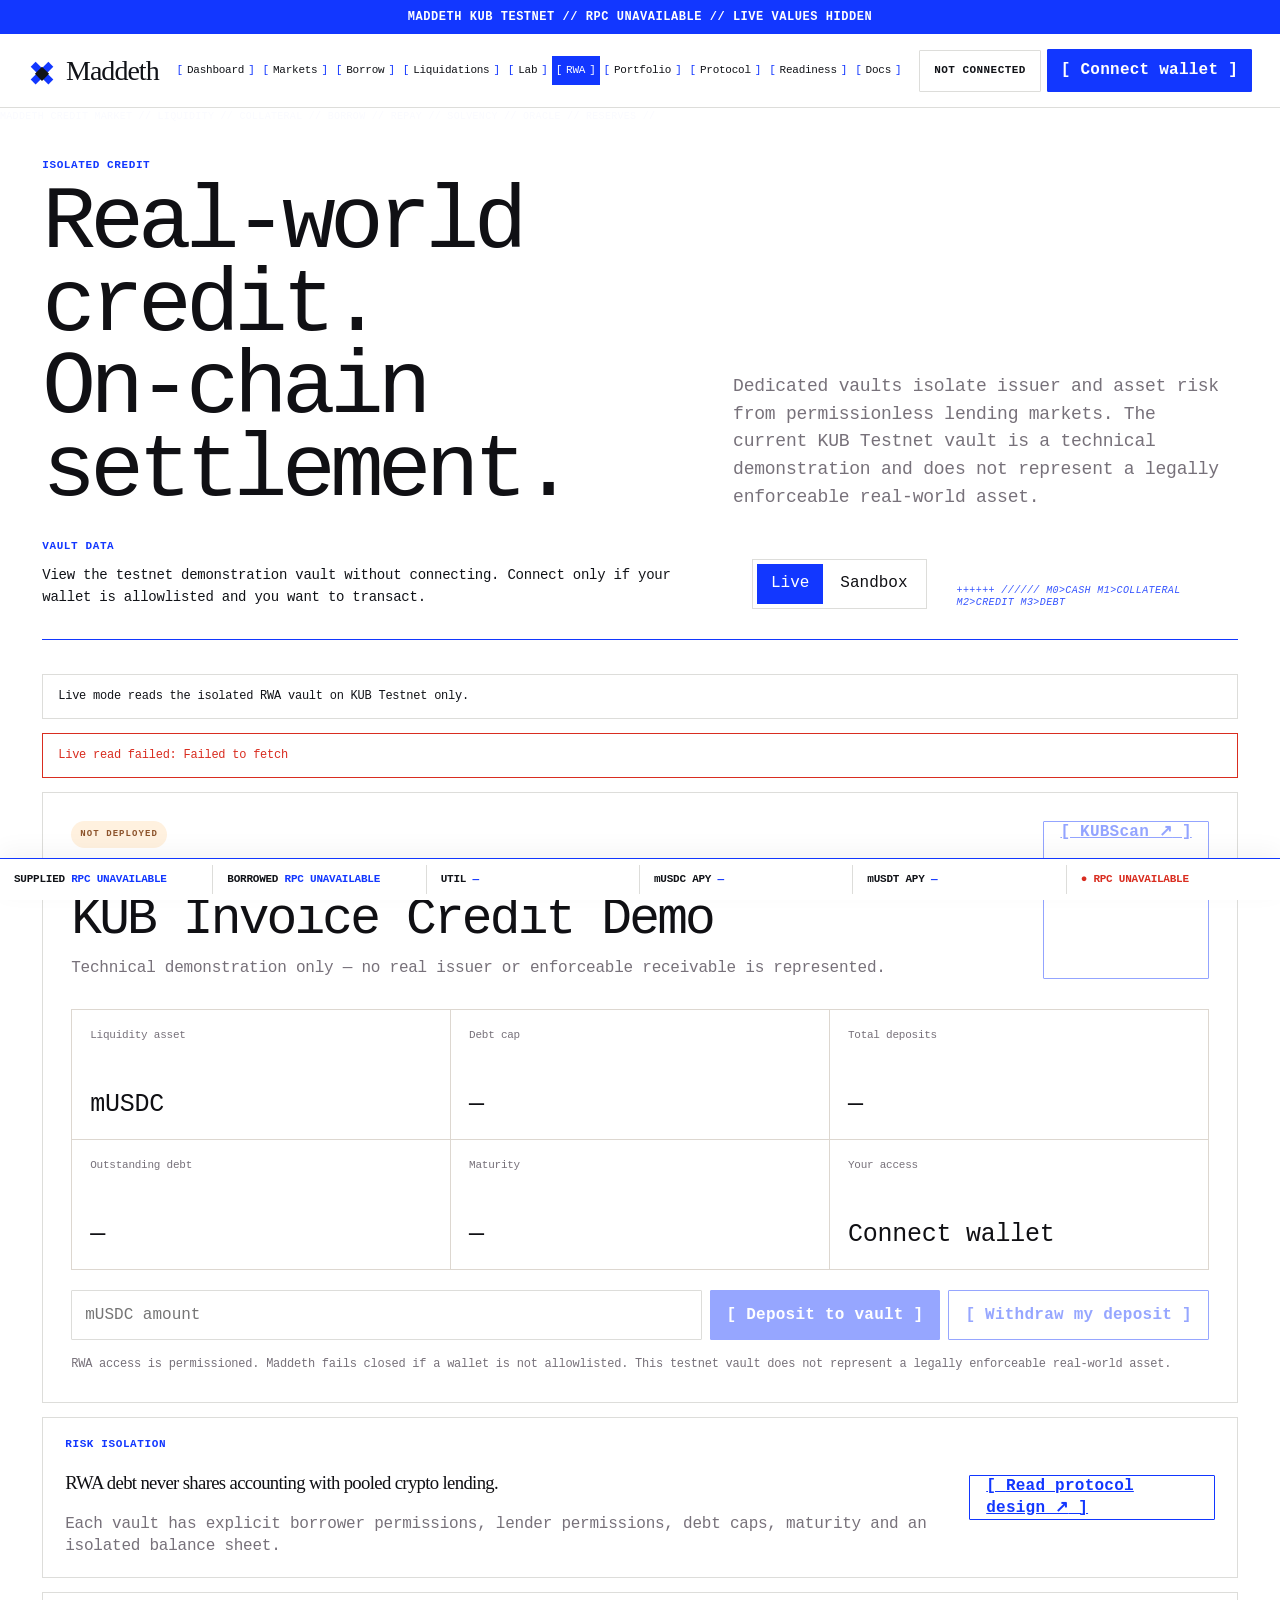
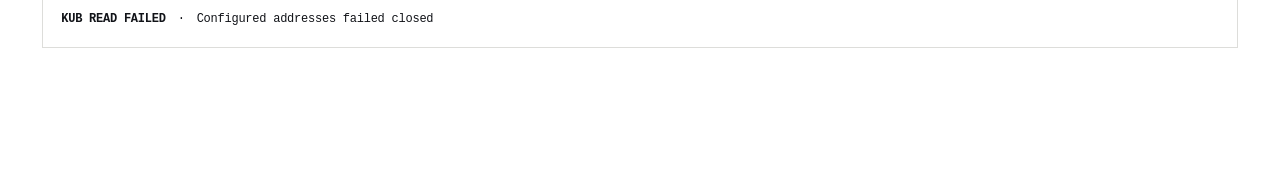
<file: app/rwa/index.html>
<!doctype html>
<html lang="en"><head><meta charset="UTF-8"/><meta name="viewport" content="width=device-width,initial-scale=1.0"/><meta name="theme-color" content="#f5f1eb"/><meta name="referrer" content="no-referrer"/><meta http-equiv="Content-Security-Policy" content="default-src 'self';script-src 'self';style-src 'self';connect-src 'self' https://rpc-testnet.bitkubchain.io;img-src 'self' data:;object-src 'none';base-uri 'none';form-action 'self';upgrade-insecure-requests"/><meta name="description" content="Maddeth isolated RWA credit vaults on KUB Testnet."/><title>RWA Credit — Maddeth</title><link rel="stylesheet" href="/src/styles.css"/><link rel="stylesheet" href="/src/app-pages.css"/></head><body class="app-page" data-app-page="rwa"><div class="app-announcement">KUB TESTNET · CHAIN 25925 · TESTNET HARDENED · INDEPENDENT AUDIT PENDING</div><header class="app-topbar"><a class="brand" href="/"><span class="brand-mark"><i></i><i></i><i></i></span><span>Maddeth</span></a><nav class="app-nav"><a href="/app/" data-app-nav="dashboard">Dashboard</a><a href="/app/markets/" data-app-nav="markets">Markets</a><a href="/app/borrow/" data-app-nav="borrow">Borrow</a><a href="/app/rwa/" data-app-nav="rwa">RWA</a><a href="/app/portfolio/" data-app-nav="portfolio">Portfolio</a><a href="/app/protocol/" data-app-nav="protocol">Protocol</a><a href="/docs/" data-app-nav="docs">Docs</a></nav><div class="app-actions"><button id="networkPill" class="network-pill">Not connected</button><button id="connectWallet" class="primary-btn">Connect wallet</button></div></header><main class="app-main"><section class="rwa-hero"><div><div class="eyebrow">ISOLATED CREDIT</div><h2>Real-world credit.<br/>On-chain settlement.</h2></div><p>Dedicated vaults isolate issuer and asset risk from permissionless lending markets. The current KUB Testnet vault is a technical demonstration and does not represent a legally enforceable real-world asset.</p></section><section class="app-page-head rwa-data-head"><div><div class="eyebrow">VAULT DATA</div><p>View the testnet demonstration vault without connecting. Connect only if your wallet is allowlisted and you want to transact.</p></div><div class="mode-switch"><button id="liveMode" class="active">Live</button><button id="sandboxMode">Sandbox</button></div></section><div id="liveNotice" class="notice">Live mode reads the isolated RWA vault on KUB Testnet only.</div><div id="sandboxNotice" class="notice warning hidden">SANDBOX · simulated RWA figures only. They are not real assets, issuers, deposits or yield.</div><div id="txBanner" class="tx-banner hidden"></div><article class="rwa-card"><div class="rwa-card-head"><div><span id="rwaStatus" class="status pending">NOT DEPLOYED</span><div class="eyebrow spaced-eyebrow">TESTNET DEMO VAULT</div><h3>KUB Invoice Credit Demo</h3><p>Technical demonstration only — no real issuer or enforceable receivable is represented.</p></div><a id="rwaExplorer" class="secondary-btn disabled-link" href="#">KUBScan ↗</a></div><div class="rwa-stats"><div><span>Liquidity asset</span><strong id="rwaAsset">mUSDC</strong></div><div><span>Debt cap</span><strong id="rwaCap">—</strong></div><div><span>Total deposits</span><strong id="rwaDeposits">—</strong></div><div><span>Outstanding debt</span><strong id="rwaDebt">—</strong></div><div><span>Maturity</span><strong id="rwaMaturity">—</strong></div><div><span>Your access</span><strong id="rwaAccess">Connect wallet</strong></div></div><div class="rwa-actions"><input id="rwaDepositAmount" inputmode="decimal" placeholder="mUSDC amount"/><button id="rwaDepositButton" class="primary-btn" disabled>Deposit to vault</button><button id="rwaWithdrawButton" class="secondary-btn" disabled>Withdraw my deposit</button></div><p class="fine-print">RWA access is permissioned. Maddeth fails closed if a wallet is not allowlisted. This testnet vault does not represent a legally enforceable real-world asset.</p></article><section class="market-toolbar"><div><div class="eyebrow">RISK ISOLATION</div><h3>RWA debt never shares accounting with pooled crypto lending.</h3><p>Each vault has explicit borrower permissions, lender permissions, debt caps, maturity and an isolated balance sheet.</p></div><a class="secondary-btn" href="/app/protocol/">Read protocol design ↗</a></section><section class="security-note"><strong id="deploymentLabel">KUB Testnet</strong> · <span id="contractStatus">Checking deployment configuration…</span></section></main><script type="module" src="/src/site.js"></script><script type="module" src="/src/app-pages.js"></script></body></html>
</file>
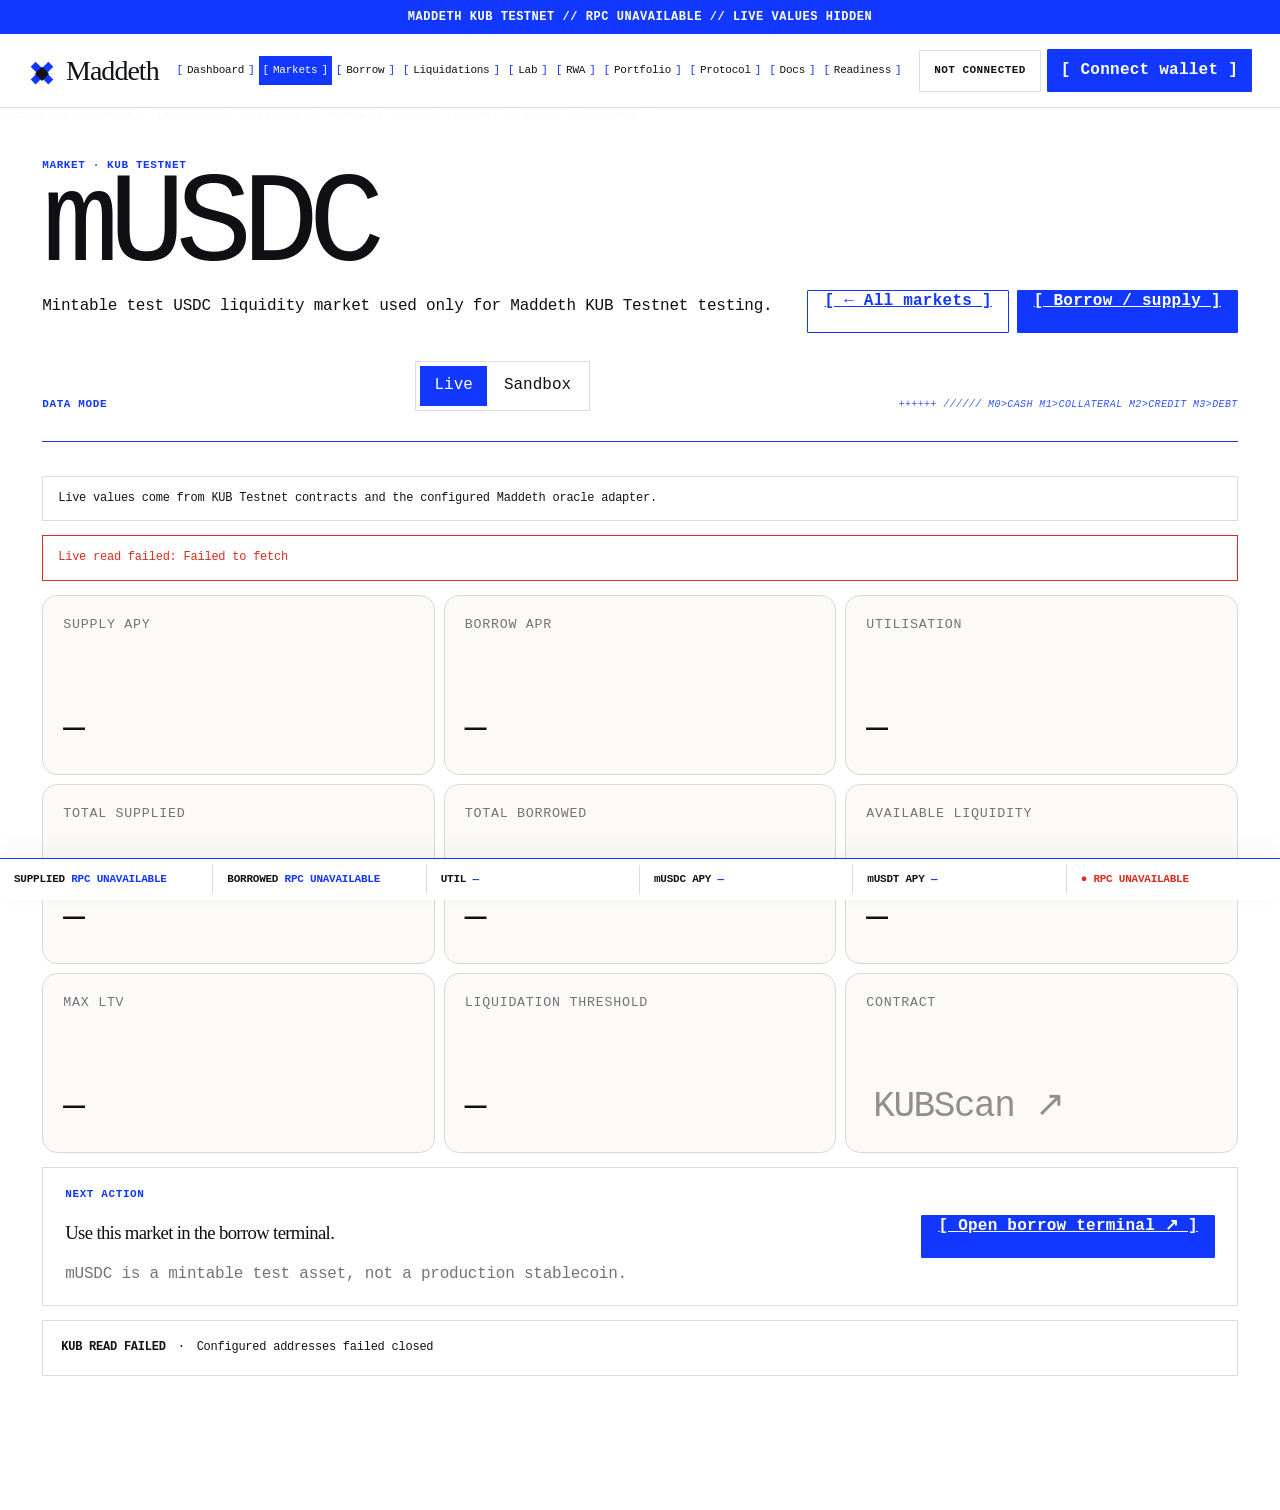
<file: app/markets/musdc/index.html>
<!doctype html>
<html lang="en"><head><meta charset="UTF-8"/><meta name="viewport" content="width=device-width,initial-scale=1.0"/><meta name="theme-color" content="#f5f1eb"/><meta name="referrer" content="no-referrer"/><meta http-equiv="Content-Security-Policy" content="default-src 'self';script-src 'self';style-src 'self';connect-src 'self' https://rpc-testnet.bitkubchain.io;img-src 'self' data:;object-src 'none';base-uri 'none';form-action 'self';upgrade-insecure-requests"/><title>mUSDC Market — Maddeth</title><link rel="stylesheet" href="/src/styles.css"/><link rel="stylesheet" href="/src/app-pages.css"/></head><body class="app-page" data-app-page="markets" data-market-key="testUSDC"><div class="app-announcement">KUB TESTNET · CHAIN 25925 · TESTNET HARDENED · INDEPENDENT AUDIT PENDING</div><header class="app-topbar"><a class="brand" href="/"><span class="brand-mark"><i></i><i></i><i></i></span><span>Maddeth</span></a><nav class="app-nav"><a href="/app/" data-app-nav="dashboard">Dashboard</a><a href="/app/markets/" data-app-nav="markets">Markets</a><a href="/app/borrow/" data-app-nav="borrow">Borrow</a><a href="/app/rwa/" data-app-nav="rwa">RWA</a><a href="/app/portfolio/" data-app-nav="portfolio">Portfolio</a><a href="/app/protocol/" data-app-nav="protocol">Protocol</a><a href="/docs/">Docs</a></nav><div class="app-actions"><button id="networkPill" class="network-pill">Not connected</button><button id="connectWallet" class="primary-btn">Connect wallet</button></div></header><main class="app-main"><section class="market-detail-hero"><div><div class="eyebrow">MARKET · KUB TESTNET</div><div id="marketDetailSymbol" class="market-detail-symbol">mUSDC</div><p>Mintable test USDC liquidity market used only for Maddeth KUB Testnet testing.</p></div><div class="market-detail-actions"><a class="secondary-btn" href="/app/markets/">← All markets</a><a class="primary-btn" href="/app/borrow/">Borrow / supply</a></div></section><div class="app-page-head compact-head"><div class="eyebrow">DATA MODE</div><div class="mode-switch"><button id="liveMode" class="active">Live</button><button id="sandboxMode">Sandbox</button></div></div><div id="liveNotice" class="notice">Live values come from KUB Testnet contracts and the configured Maddeth oracle adapter.</div><div id="sandboxNotice" class="notice warning hidden">SANDBOX · simulated market values only.</div><div id="txBanner" class="tx-banner hidden"></div><section class="market-detail-grid"><div class="market-detail-card"><small>SUPPLY APY</small><strong id="marketDetailSupply">—</strong></div><div class="market-detail-card"><small>BORROW APR</small><strong id="marketDetailBorrow">—</strong></div><div class="market-detail-card"><small>UTILISATION</small><strong id="marketDetailUtilisation">—</strong></div><div class="market-detail-card"><small>TOTAL SUPPLIED</small><strong id="marketDetailSupplied">—</strong></div><div class="market-detail-card"><small>TOTAL BORROWED</small><strong id="marketDetailBorrowed">—</strong></div><div class="market-detail-card"><small>AVAILABLE LIQUIDITY</small><strong id="marketDetailLiquidity">—</strong></div><div class="market-detail-card"><small>MAX LTV</small><strong id="marketDetailLtv">—</strong></div><div class="market-detail-card"><small>LIQUIDATION THRESHOLD</small><strong id="marketDetailThreshold">—</strong></div><div class="market-detail-card"><small>CONTRACT</small><strong><a id="marketContractLink" class="text-btn disabled-link" href="#">KUBScan ↗</a></strong></div></section><section class="market-toolbar"><div><div class="eyebrow">NEXT ACTION</div><h3>Use this market in the borrow terminal.</h3><p>mUSDC is a mintable test asset, not a production stablecoin.</p></div><a class="primary-btn" href="/app/borrow/">Open borrow terminal ↗</a></section><section class="security-note"><strong id="deploymentLabel">KUB Testnet</strong> · <span id="contractStatus">Checking deployment configuration…</span></section></main><script type="module" src="/src/site.js"></script><script type="module" src="/src/app-pages.js"></script></body></html>
</file>
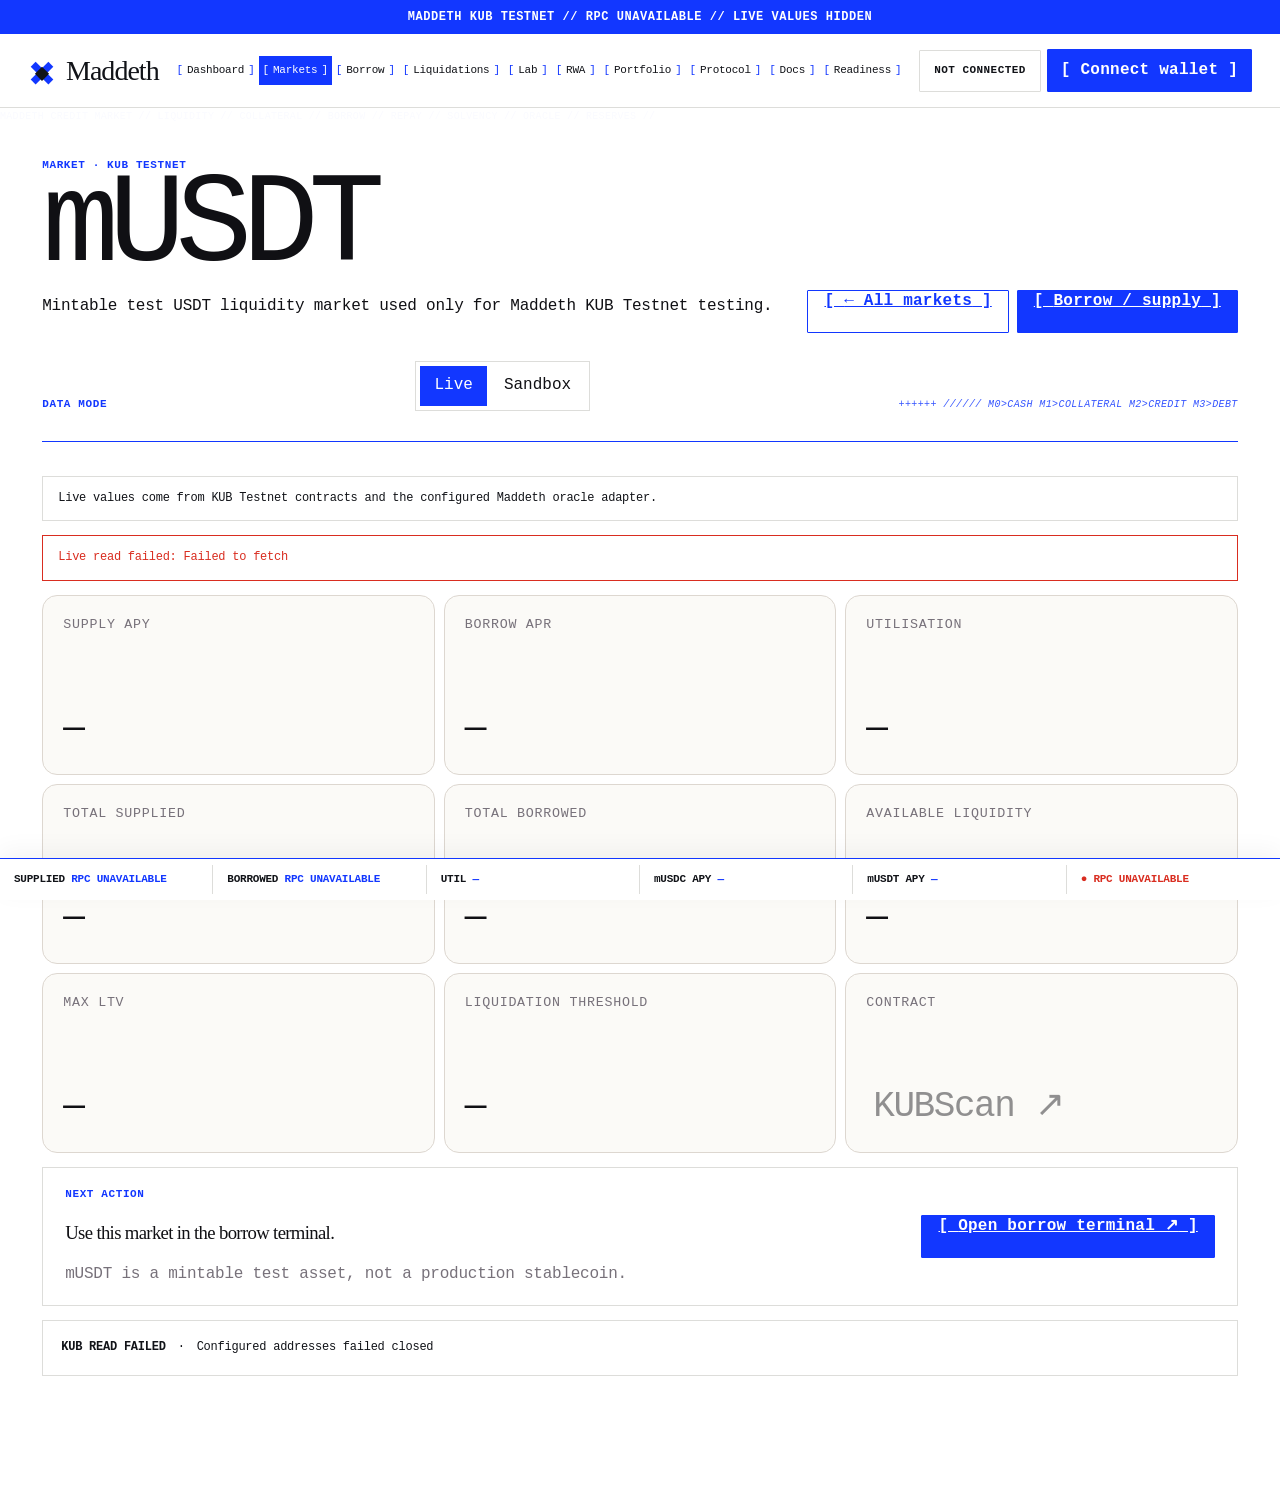
<file: app/markets/musdt/index.html>
<!doctype html>
<html lang="en"><head><meta charset="UTF-8"/><meta name="viewport" content="width=device-width,initial-scale=1.0"/><meta name="theme-color" content="#f5f1eb"/><meta name="referrer" content="no-referrer"/><meta http-equiv="Content-Security-Policy" content="default-src 'self';script-src 'self';style-src 'self';connect-src 'self' https://rpc-testnet.bitkubchain.io;img-src 'self' data:;object-src 'none';base-uri 'none';form-action 'self';upgrade-insecure-requests"/><title>mUSDT Market — Maddeth</title><link rel="stylesheet" href="/src/styles.css"/><link rel="stylesheet" href="/src/app-pages.css"/></head><body class="app-page" data-app-page="markets" data-market-key="testUSDT"><div class="app-announcement">KUB TESTNET · CHAIN 25925 · TESTNET HARDENED · INDEPENDENT AUDIT PENDING</div><header class="app-topbar"><a class="brand" href="/"><span class="brand-mark"><i></i><i></i><i></i></span><span>Maddeth</span></a><nav class="app-nav"><a href="/app/" data-app-nav="dashboard">Dashboard</a><a href="/app/markets/" data-app-nav="markets">Markets</a><a href="/app/borrow/" data-app-nav="borrow">Borrow</a><a href="/app/rwa/" data-app-nav="rwa">RWA</a><a href="/app/portfolio/" data-app-nav="portfolio">Portfolio</a><a href="/app/protocol/" data-app-nav="protocol">Protocol</a><a href="/docs/">Docs</a></nav><div class="app-actions"><button id="networkPill" class="network-pill">Not connected</button><button id="connectWallet" class="primary-btn">Connect wallet</button></div></header><main class="app-main"><section class="market-detail-hero"><div><div class="eyebrow">MARKET · KUB TESTNET</div><div id="marketDetailSymbol" class="market-detail-symbol">mUSDT</div><p>Mintable test USDT liquidity market used only for Maddeth KUB Testnet testing.</p></div><div class="market-detail-actions"><a class="secondary-btn" href="/app/markets/">← All markets</a><a class="primary-btn" href="/app/borrow/">Borrow / supply</a></div></section><div class="app-page-head compact-head"><div class="eyebrow">DATA MODE</div><div class="mode-switch"><button id="liveMode" class="active">Live</button><button id="sandboxMode">Sandbox</button></div></div><div id="liveNotice" class="notice">Live values come from KUB Testnet contracts and the configured Maddeth oracle adapter.</div><div id="sandboxNotice" class="notice warning hidden">SANDBOX · simulated market values only.</div><div id="txBanner" class="tx-banner hidden"></div><section class="market-detail-grid"><div class="market-detail-card"><small>SUPPLY APY</small><strong id="marketDetailSupply">—</strong></div><div class="market-detail-card"><small>BORROW APR</small><strong id="marketDetailBorrow">—</strong></div><div class="market-detail-card"><small>UTILISATION</small><strong id="marketDetailUtilisation">—</strong></div><div class="market-detail-card"><small>TOTAL SUPPLIED</small><strong id="marketDetailSupplied">—</strong></div><div class="market-detail-card"><small>TOTAL BORROWED</small><strong id="marketDetailBorrowed">—</strong></div><div class="market-detail-card"><small>AVAILABLE LIQUIDITY</small><strong id="marketDetailLiquidity">—</strong></div><div class="market-detail-card"><small>MAX LTV</small><strong id="marketDetailLtv">—</strong></div><div class="market-detail-card"><small>LIQUIDATION THRESHOLD</small><strong id="marketDetailThreshold">—</strong></div><div class="market-detail-card"><small>CONTRACT</small><strong><a id="marketContractLink" class="text-btn disabled-link" href="#">KUBScan ↗</a></strong></div></section><section class="market-toolbar"><div><div class="eyebrow">NEXT ACTION</div><h3>Use this market in the borrow terminal.</h3><p>mUSDT is a mintable test asset, not a production stablecoin.</p></div><a class="primary-btn" href="/app/borrow/">Open borrow terminal ↗</a></section><section class="security-note"><strong id="deploymentLabel">KUB Testnet</strong> · <span id="contractStatus">Checking deployment configuration…</span></section></main><script type="module" src="/src/site.js"></script><script type="module" src="/src/app-pages.js"></script></body></html>
</file>
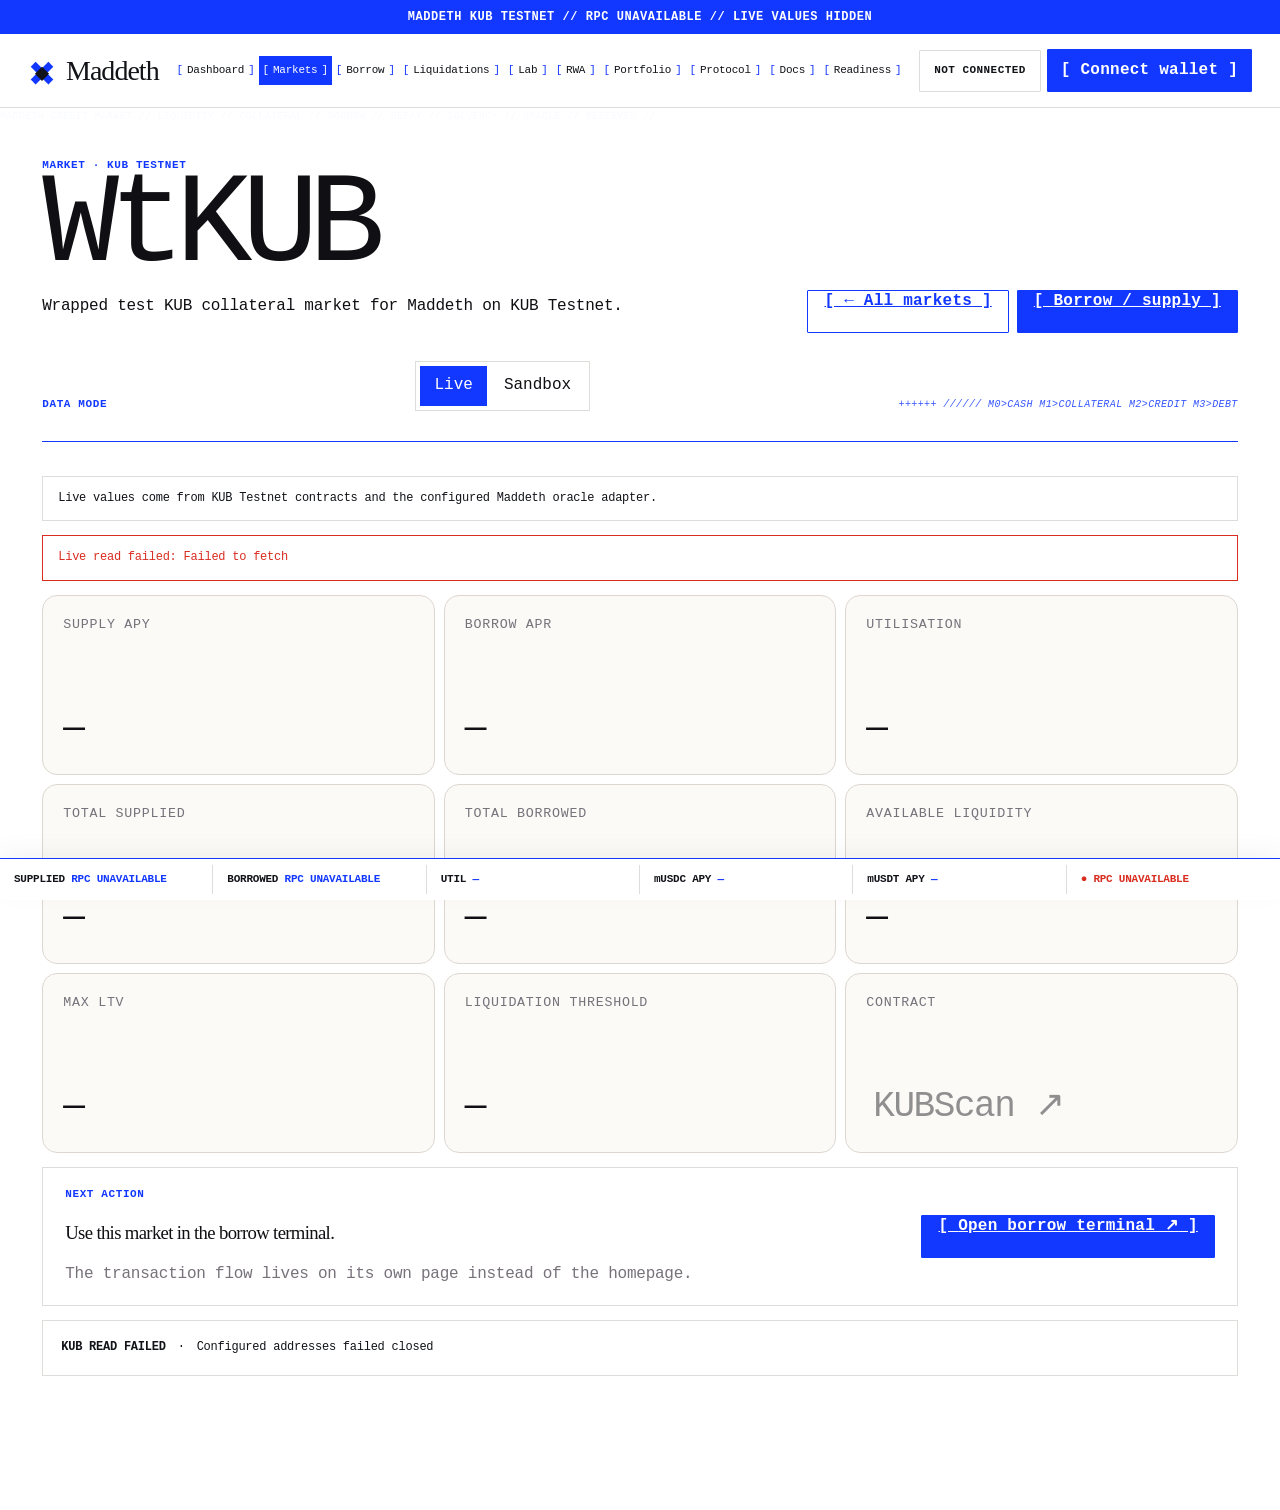
<file: app/markets/wtkub/index.html>
<!doctype html>
<html lang="en"><head><meta charset="UTF-8"/><meta name="viewport" content="width=device-width,initial-scale=1.0"/><meta name="theme-color" content="#f5f1eb"/><meta name="referrer" content="no-referrer"/><meta http-equiv="Content-Security-Policy" content="default-src 'self';script-src 'self';style-src 'self';connect-src 'self' https://rpc-testnet.bitkubchain.io;img-src 'self' data:;object-src 'none';base-uri 'none';form-action 'self';upgrade-insecure-requests"/><title>WtKUB Market — Maddeth</title><link rel="stylesheet" href="/src/styles.css"/><link rel="stylesheet" href="/src/app-pages.css"/></head><body class="app-page" data-app-page="markets" data-market-key="wrappedKUB"><div class="app-announcement">KUB TESTNET · CHAIN 25925 · TESTNET HARDENED · INDEPENDENT AUDIT PENDING</div><header class="app-topbar"><a class="brand" href="/"><span class="brand-mark"><i></i><i></i><i></i></span><span>Maddeth</span></a><nav class="app-nav"><a href="/app/" data-app-nav="dashboard">Dashboard</a><a href="/app/markets/" data-app-nav="markets">Markets</a><a href="/app/borrow/" data-app-nav="borrow">Borrow</a><a href="/app/rwa/" data-app-nav="rwa">RWA</a><a href="/app/portfolio/" data-app-nav="portfolio">Portfolio</a><a href="/app/protocol/" data-app-nav="protocol">Protocol</a><a href="/docs/">Docs</a></nav><div class="app-actions"><button id="networkPill" class="network-pill">Not connected</button><button id="connectWallet" class="primary-btn">Connect wallet</button></div></header><main class="app-main"><section class="market-detail-hero"><div><div class="eyebrow">MARKET · KUB TESTNET</div><div id="marketDetailSymbol" class="market-detail-symbol">WtKUB</div><p>Wrapped test KUB collateral market for Maddeth on KUB Testnet.</p></div><div class="market-detail-actions"><a class="secondary-btn" href="/app/markets/">← All markets</a><a class="primary-btn" href="/app/borrow/">Borrow / supply</a></div></section><div class="app-page-head compact-head"><div class="eyebrow">DATA MODE</div><div class="mode-switch"><button id="liveMode" class="active">Live</button><button id="sandboxMode">Sandbox</button></div></div><div id="liveNotice" class="notice">Live values come from KUB Testnet contracts and the configured Maddeth oracle adapter.</div><div id="sandboxNotice" class="notice warning hidden">SANDBOX · simulated market values only.</div><div id="txBanner" class="tx-banner hidden"></div><section class="market-detail-grid"><div class="market-detail-card"><small>SUPPLY APY</small><strong id="marketDetailSupply">—</strong></div><div class="market-detail-card"><small>BORROW APR</small><strong id="marketDetailBorrow">—</strong></div><div class="market-detail-card"><small>UTILISATION</small><strong id="marketDetailUtilisation">—</strong></div><div class="market-detail-card"><small>TOTAL SUPPLIED</small><strong id="marketDetailSupplied">—</strong></div><div class="market-detail-card"><small>TOTAL BORROWED</small><strong id="marketDetailBorrowed">—</strong></div><div class="market-detail-card"><small>AVAILABLE LIQUIDITY</small><strong id="marketDetailLiquidity">—</strong></div><div class="market-detail-card"><small>MAX LTV</small><strong id="marketDetailLtv">—</strong></div><div class="market-detail-card"><small>LIQUIDATION THRESHOLD</small><strong id="marketDetailThreshold">—</strong></div><div class="market-detail-card"><small>CONTRACT</small><strong><a id="marketContractLink" class="text-btn disabled-link" href="#">KUBScan ↗</a></strong></div></section><section class="market-toolbar"><div><div class="eyebrow">NEXT ACTION</div><h3>Use this market in the borrow terminal.</h3><p>The transaction flow lives on its own page instead of the homepage.</p></div><a class="primary-btn" href="/app/borrow/">Open borrow terminal ↗</a></section><section class="security-note"><strong id="deploymentLabel">KUB Testnet</strong> · <span id="contractStatus">Checking deployment configuration…</span></section></main><script type="module" src="/src/site.js"></script><script type="module" src="/src/app-pages.js"></script></body></html>
</file>
<file: src/styles.css>
:root {
  --paper: #f5f1eb;
  --paper-2: #fbfaf7;
  --white: #ffffff;
  --ink: #101014;
  --ink-2: #0d0d11;
  --muted: #6f6b70;
  --muted-2: #999299;
  --line: #d8d2ca;
  --line-dark: #343139;
  --coral: #ff806c;
  --peach: #ffa16f;
  --pink: #ff4ea6;
  --violet: #6437f5;
  --mint: #36d7b8;
  --danger: #ff4e6a;
  --warning: #f5a54d;
  --radius-sm: 12px;
  --radius: 18px;
  --radius-lg: 28px;
  --shadow: 0 20px 60px rgba(16, 16, 20, 0.09);
  --font: Inter, Geist, "Helvetica Neue", Arial, sans-serif;
  --mono: ui-monospace, SFMono-Regular, Menlo, Consolas, monospace;
}

* { box-sizing: border-box; }
html { scroll-behavior: smooth; background: var(--paper); }
body {
  margin: 0;
  min-width: 320px;
  background: var(--paper);
  color: var(--ink);
  font-family: var(--font);
  line-height: 1.35;
  overflow-x: hidden;
}
body[data-theme="dark"] {
  --paper: #111116;
  --paper-2: #15151b;
  --white: #1b1b22;
  --ink: #f7f4ef;
  --ink-2: #0d0d11;
  --muted: #aaa4ac;
  --line: #343139;
  --shadow: none;
}
button, input, select, summary { font: inherit; }
button, summary, a { -webkit-tap-highlight-color: transparent; }
button { color: inherit; }
a { color: inherit; }
::selection { background: var(--coral); color: var(--ink); }
.skip-link { position: fixed; top: 8px; left: 8px; z-index: 999; transform: translateY(-150%); background: var(--ink); color: var(--paper-2); padding: 10px 14px; border-radius: 8px; text-decoration: none; }
.skip-link:focus { transform: translateY(0); }
.announcement { min-height: 38px; padding: 10px 18px; display: grid; place-items: center; background: var(--violet); color: #fff; font-size: 12px; font-weight: 750; letter-spacing: 0.1em; text-align: center; }
.topbar { position: sticky; top: 0; z-index: 90; min-height: 76px; display: grid; grid-template-columns: auto 1fr auto; align-items: center; gap: 28px; padding: 14px 22px; border-bottom: 1px solid color-mix(in srgb, var(--ink) 11%, transparent); background: color-mix(in srgb, var(--paper-2) 92%, transparent); backdrop-filter: blur(18px); }
.brand { display: inline-flex; align-items: center; gap: 11px; color: var(--ink); font-size: 28px; font-weight: 760; letter-spacing: -0.05em; text-decoration: none; white-space: nowrap; }
.brand-mark { position: relative; display: inline-block; width: 31px; height: 31px; flex: 0 0 auto; transform: rotate(45deg); }
.brand-mark i { position: absolute; display: block; border-radius: 2px; background: var(--ink); }
.brand-mark i:nth-child(1) { width: 25px; height: 7px; left: 3px; top: 12px; }
.brand-mark i:nth-child(2) { width: 7px; height: 25px; left: 12px; top: 3px; }
.brand-mark i:nth-child(3) { width: 10px; height: 10px; left: 10.5px; top: 10.5px; background: var(--coral); }
.brand-mark.inverse i { background: #fff; }
.brand-mark.inverse i:nth-child(3) { background: var(--coral); }
.nav { display: flex; align-items: center; justify-content: center; gap: 4px; }
.nav button, .nav a { border: 0; background: transparent; color: var(--ink); text-decoration: none; padding: 11px 13px; border-radius: 10px; cursor: pointer; font-size: 14px; }
.nav button:hover, .nav a:hover { background: color-mix(in srgb, var(--ink) 6%, transparent); }
.wallet-actions { display: flex; align-items: center; gap: 9px; }
.network-pill { min-height: 44px; padding: 0 14px; border: 1px solid var(--line); border-radius: var(--radius-sm); background: var(--paper-2); cursor: pointer; font-size: 12px; font-weight: 700; }
.primary-btn, .secondary-btn, .footer-cta { min-height: 46px; padding: 0 18px; border-radius: 14px; border: 1px solid var(--ink); font-weight: 720; cursor: pointer; transition: transform .18s ease, box-shadow .18s ease, opacity .18s ease, background .18s ease; }
.primary-btn { background: var(--ink); color: var(--paper-2); }
.secondary-btn { background: transparent; color: var(--ink); }
.primary-btn:hover:not(:disabled), .secondary-btn:hover:not(:disabled), .footer-cta:hover { transform: translateY(-2px); }
.primary-btn:focus-visible, .secondary-btn:focus-visible, button:focus-visible, a:focus-visible, summary:focus-visible, input:focus-visible, select:focus-visible { outline: 3px solid color-mix(in srgb, var(--violet) 40%, transparent); outline-offset: 2px; }
button:disabled { opacity: .44; cursor: not-allowed; transform: none !important; }
.wallet-cta { min-width: 154px; }
.settings-menu { position: relative; }
.settings-menu summary { list-style: none; width: 46px; height: 46px; border: 1px solid var(--line); border-radius: 14px; display: grid; place-items: center; background: var(--paper-2); cursor: pointer; font-size: 20px; }
.settings-menu summary::-webkit-details-marker { display: none; }
.settings-panel { position: absolute; top: calc(100% + 10px); right: 0; width: min(380px, 88vw); padding: 10px; border: 1px solid var(--line); border-radius: 18px; background: var(--paper-2); box-shadow: var(--shadow); display: grid; gap: 8px; }
.settings-head, .settings-foot { padding: 12px 13px; display: flex; justify-content: space-between; gap: 18px; font-size: 12px; color: var(--muted); }
.settings-head strong { color: var(--ink); }
.settings-panel > button, .settings-panel > a, .settings-block { border: 1px solid color-mix(in srgb, var(--line) 74%, transparent); border-radius: 13px; background: var(--white); padding: 14px; text-align: left; text-decoration: none; }
.settings-panel > button { cursor: pointer; }
.settings-panel b { display: block; font-size: 14px; }
.settings-panel small { display: block; margin-top: 3px; color: var(--muted); }
.settings-inline { display: flex; gap: 6px; margin-top: 11px; }
.settings-inline button { flex: 1; border: 1px solid var(--line); border-radius: 9px; padding: 8px; background: var(--paper-2); cursor: pointer; }
.settings-inline button.active-setting { background: var(--ink); color: var(--paper-2); }
.eyebrow, .section-kicker { font-size: 11px; line-height: 1.2; letter-spacing: .18em; font-weight: 820; text-transform: uppercase; color: var(--muted); }
.hero { min-height: 730px; display: grid; grid-template-columns: minmax(0, 1.04fr) minmax(0, .96fr); border-bottom: 1px solid var(--line); background: var(--paper-2); }
.hero-copy { padding: clamp(70px, 8vw, 122px) clamp(24px, 4vw, 72px) 72px; display: flex; flex-direction: column; justify-content: center; }
.hero h1 { margin: 22px 0 28px; max-width: 1050px; font-size: clamp(64px, 7.8vw, 124px); line-height: .87; letter-spacing: -.075em; font-weight: 570; }
.hero-copy > p { max-width: 700px; margin: 0; font-size: clamp(18px, 1.7vw, 23px); line-height: 1.48; color: color-mix(in srgb, var(--ink) 74%, transparent); }
.hero-actions { margin-top: 28px; display: flex; gap: 10px; flex-wrap: wrap; }
.hero-primary { min-width: 164px; }
.status-line { margin-top: 40px; display: flex; flex-wrap: wrap; align-items: center; gap: 9px; font-size: 12px; color: var(--muted); }
.status-line strong { color: var(--ink); }
.status-dot { width: 8px; height: 8px; border-radius: 50%; background: var(--coral); box-shadow: 0 0 0 5px color-mix(in srgb, var(--coral) 16%, transparent); }
.hero-art { position: relative; min-height: 730px; overflow: hidden; background: #ff9a87; }
.hero-lines { position: absolute; inset: 0; width: 100%; height: 100%; }
.flow-card { position: absolute; width: 190px; min-height: 116px; padding: 16px; border: 1px solid rgba(16,16,20,.28); border-radius: 16px; background: rgba(251,250,247,.82); backdrop-filter: blur(16px); box-shadow: 0 18px 50px rgba(16,16,20,.08); display: grid; grid-template-columns: auto 1fr; gap: 5px 12px; align-content: end; }
.flow-card span { grid-row: 1 / span 2; font-family: var(--mono); font-size: 11px; color: var(--muted); }
.flow-card strong { font-size: 20px; letter-spacing: -.035em; }
.flow-card small { color: var(--muted); }
.flow-supply { left: 8%; top: 13%; }
.flow-credit { right: 7%; top: 39%; }
.flow-rwa { left: 13%; bottom: 10%; }
.dark-section { background: var(--ink-2); color: #f8f5f1; }
.credit-primitives { padding: clamp(72px, 9vw, 132px) clamp(20px, 4vw, 64px); }
.credit-primitives .section-kicker { color: #8e8993; }
.credit-primitives > h2 { max-width: 1260px; margin: 19px auto 62px; text-align: center; font-size: clamp(42px, 5vw, 76px); line-height: 1.02; letter-spacing: -.055em; font-weight: 500; }
.primitive-grid { max-width: 1480px; margin: 0 auto; display: grid; grid-template-columns: repeat(2, 1fr); border: 1px solid #35323a; border-radius: 20px; overflow: hidden; }
.primitive-card { position: relative; min-height: 300px; padding: 26px 28px; border: 0; border-right: 1px solid #35323a; border-bottom: 1px solid #35323a; background: transparent; color: inherit; text-align: left; cursor: pointer; display: flex; flex-direction: column; transition: background .2s ease; }
.primitive-card:nth-child(2n) { border-right: 0; }
.primitive-card:nth-child(n+3) { border-bottom: 0; }
.primitive-card:hover { background: #15151a; }
.primitive-arrow { position: absolute; right: 24px; top: 19px; font-size: 36px; font-weight: 300; transition: transform .2s ease; }
.primitive-card:hover .primitive-arrow { transform: translate(5px, -5px); }
.primitive-icon { display: grid; place-items: center; width: 62px; height: 62px; border-radius: 50%; font-size: 28px; background: linear-gradient(135deg, var(--coral), var(--violet)); }
.earn-icon { background: linear-gradient(135deg, #22d5bb, #9ce37d); }
.borrow-icon { background: linear-gradient(135deg, #ffb15f, var(--coral)); }
.rwa-icon { background: linear-gradient(135deg, #b77cff, var(--violet)); }
.infra-icon { background: linear-gradient(135deg, #fac6ef, #a96bec); }
.primitive-card > div { margin-top: auto; }
.primitive-card h3 { margin: 0 0 10px; font-size: clamp(30px, 3vw, 45px); letter-spacing: -.05em; font-weight: 550; }
.primitive-card p { max-width: 560px; margin: 0; color: #aaa5af; font-size: 17px; line-height: 1.5; }
.story { min-height: 760px; display: grid; grid-template-columns: 1fr 1fr; background: var(--paper-2); border-bottom: 1px solid var(--line); }
.story-visual { position: relative; min-height: 760px; overflow: hidden; }
.dark-canvas { background: var(--ink-2); color: #fff; }
.story-copy { position: relative; padding: clamp(68px, 8vw, 130px) clamp(26px, 5vw, 84px); display: flex; flex-direction: column; justify-content: center; }
.story-copy-left { order: -1; }
.story-count { position: absolute; right: 34px; top: 32px; font-family: var(--mono); font-size: 12px; color: var(--muted); }
.story-copy h2 { margin: 16px 0 26px; font-size: clamp(48px, 5vw, 76px); line-height: .97; letter-spacing: -.06em; font-weight: 520; }
.story-copy p { max-width: 710px; margin: 0; font-size: 20px; line-height: 1.55; color: color-mix(in srgb, var(--ink) 72%, transparent); }
.supported { margin: 34px 0; display: grid; gap: 7px; font-size: 16px; }
.supported span { color: var(--muted); }
.story-copy .primary-btn { align-self: flex-start; }
.visual-stage { position: absolute; inset: 50px 44px 78px; }
.story-wire, .rwa-network svg { position: absolute; inset: 0; width: 100%; height: 100%; }
.story-wire path, .rwa-network svg path { fill: none; stroke: #5b5763; stroke-width: 2; }
.mini-window, .floating-panel, .rwa-node { position: absolute; z-index: 2; }
.mini-window { border-radius: 22px; background: linear-gradient(145deg, #d9fff2, #5ae0bf); color: #101014; box-shadow: 0 20px 70px rgba(0,0,0,.28); }
.supply-window { width: 62%; min-width: 360px; top: 13%; left: 7%; padding: 20px; }
.mini-head { display: flex; justify-content: space-between; align-items: center; font-size: 28px; letter-spacing: -.04em; }
.mini-head button, .borrow-window > button { border: 0; background: #101014; color: #fff; border-radius: 9px; padding: 10px 14px; cursor: pointer; }
.mini-table { margin-top: 30px; padding: 18px; border-radius: 14px; background: rgba(255,255,255,.9); display: grid; grid-template-columns: 1fr auto; gap: 13px; }
.mini-table span { color: #85818a; font-size: 11px; }
.mini-table strong { text-align: right; }
.floating-panel { min-width: 190px; padding: 16px 18px; border-radius: 16px; background: #292832; color: #fff; box-shadow: 0 16px 50px rgba(0,0,0,.3); }
.floating-panel small { display: block; color: #96919f; letter-spacing: .12em; font-size: 10px; }
.floating-panel strong { display: block; margin-top: 8px; font-size: 22px; }
.floating-panel span { color: #bcb7c3; font-size: 12px; }
.network-float { right: 4%; top: 46%; }
.yield-float { left: 36%; bottom: 9%; }
.story-tabs { position: absolute; left: 24px; right: 24px; bottom: 18px; display: grid; grid-template-columns: repeat(3, 1fr); gap: 7px; font-size: 11px; }
.story-tabs span { padding-top: 9px; border-top: 7px solid #4a4751; color: #b1adb5; }
.story-tabs span.active { border-top-color: #f6f4f1; color: #fff; }
.borrow-window { width: 66%; min-width: 400px; left: 7%; top: 22%; padding: 20px; background: linear-gradient(145deg, #ffd993, var(--coral) 55%, var(--pink)); }
.borrow-window h3 { margin: 0 0 28px; font-size: 28px; font-weight: 520; }
.mini-dual { display: grid; grid-template-columns: 1fr 1fr; gap: 7px; }
.mini-dual > div { padding: 14px; background: rgba(255,255,255,.9); border-radius: 10px; display: grid; gap: 8px; }
.mini-dual span { font-size: 10px; color: #77717a; }
.mini-dual strong { font-size: 12px; color: #77717a; }
.mini-risk { position: relative; margin: 12px 0; padding: 17px 8px 4px; display: grid; grid-template-columns: repeat(4, 1fr); gap: 3px; background: rgba(255,255,255,.92); border-radius: 10px; font-size: 9px; text-align: center; }
.mini-risk:before { content: ""; position: absolute; left: 10px; right: 10px; top: 9px; height: 6px; border-radius: 99px; background: linear-gradient(90deg, #52dabb, #f3d772, #ff6e83); }
.borrow-window > button { width: 100%; background: #101014; }
.rate-float { right: 5%; top: 14%; }
.rwa-network { position: absolute; inset: 0; }
.rwa-node { width: 190px; padding: 18px; border-radius: 15px; background: #272630; border: 1px solid #4d4957; color: #fff; }
.rwa-node small { display: block; color: #9a95a3; letter-spacing: .14em; font-size: 10px; }
.rwa-node strong { display: block; margin-top: 8px; font-size: 18px; }
.rwa-node span { display: block; margin-top: 5px; color: #aaa5b2; font-size: 12px; }
.issuer-node { top: 8%; left: 3%; }
.lender-node { top: 8%; right: 3%; }
.vault-node { left: 50%; top: 43%; transform: translate(-50%, -50%); width: 270px; padding: 25px; background: linear-gradient(145deg, #6b3cf1, #292832); }
.liquidity-node { right: 3%; bottom: 9%; }
.editorial-metrics { padding: clamp(72px, 8vw, 120px) clamp(20px, 3vw, 48px); background: var(--paper-2); }
.editorial-copy { max-width: 820px; }
.editorial-copy h2 { margin: 16px 0 24px; font-size: clamp(52px, 6vw, 86px); line-height: .96; letter-spacing: -.06em; font-weight: 520; }
.editorial-copy p { font-size: 20px; color: var(--muted); max-width: 700px; }
.editorial-stat-row { margin-top: 54px; display: grid; grid-template-columns: repeat(5, 1fr); gap: 8px; }
.editorial-stat-row > div { min-height: 178px; padding: 18px; border-radius: 13px; background: var(--ink-2); color: #fff; display: flex; flex-direction: column; }
.editorial-stat-row small { color: #aaa5af; font-size: 10px; letter-spacing: .12em; }
.editorial-stat-row strong { margin-top: auto; font-size: clamp(34px, 4vw, 54px); font-weight: 500; color: var(--peach); }
.editorial-stat-row span { color: #7f7a85; font-size: 11px; }
.ecosystem-panel { margin-top: 18px; min-height: 360px; padding: clamp(30px, 4vw, 62px); border-radius: 18px; background: radial-gradient(circle at 23% 32%, rgba(255,128,108,.5), transparent 42%), linear-gradient(100deg, #341b20, #101014 62%); color: #fff; display: grid; grid-template-columns: 1.1fr 1fr; align-items: center; gap: 40px; }
.ecosystem-panel small { letter-spacing: .14em; color: #c4b7bb; }
.ecosystem-panel h3 { max-width: 650px; margin: 10px 0 15px; font-size: clamp(40px, 4vw, 62px); line-height: 1; letter-spacing: -.05em; font-weight: 500; }
.ecosystem-panel p { max-width: 620px; color: #c8c1c5; font-size: 17px; }
.ecosystem-list { display: grid; grid-template-columns: repeat(2, 1fr); gap: 10px; }
.ecosystem-list span { min-height: 78px; display: grid; place-items: center; border: 1px solid #48434b; border-radius: 12px; color: #bbb5bd; }
.app-shell { position: relative; padding: 24px clamp(16px, 4vw, 56px) 110px; background: linear-gradient(120deg, #f4f3fa 0%, #fff9ef 55%, #f7efe2 100%); color: #101014; border-top: 1px solid #ddd7cf; }
.app-shell:before { content: ""; position: absolute; inset: 0; pointer-events: none; opacity: .8; background-image: radial-gradient(circle at 77% 6%, transparent 0 240px, rgba(178,128,31,.5) 242px 243px, transparent 244px), radial-gradient(circle at 84% 8%, transparent 0 310px, rgba(178,128,31,.44) 312px 313px, transparent 314px), radial-gradient(circle at 91% 8%, transparent 0 380px, rgba(178,128,31,.38) 382px 383px, transparent 384px); }
.app-shell > * { position: relative; z-index: 1; }
.app-chrome { max-width: 1480px; margin: 0 auto 62px; padding-top: 8px; display: grid; grid-template-columns: auto 1fr auto; gap: 12px; align-items: center; }
.app-brand-square { width: 74px; height: 64px; display: grid; place-items: center; border-radius: 16px; background: var(--ink-2); }
.app-tabs { min-height: 64px; padding: 7px; display: flex; gap: 5px; align-items: center; border: 1px solid rgba(16,16,20,.07); border-radius: 16px; background: rgba(255,255,255,.86); backdrop-filter: blur(12px); }
.app-tabs button { border: 0; background: transparent; padding: 12px 15px; border-radius: 10px; cursor: pointer; }
.app-tabs button:hover, .app-tabs button.active-view { background: #101014; color: #fff; }
.app-chrome-actions { min-height: 64px; padding: 7px; display: flex; gap: 8px; align-items: center; border: 1px solid rgba(16,16,20,.07); border-radius: 16px; background: rgba(255,255,255,.86); }
.app-network { padding: 0 10px; font-size: 11px; font-weight: 760; letter-spacing: .08em; color: #625d66; white-space: nowrap; }
.app-connect-proxy { background: linear-gradient(90deg, var(--peach), var(--pink)); border-color: transparent; min-width: 142px; }
.app-head { max-width: 1480px; margin: 0 auto 20px; display: flex; justify-content: space-between; align-items: end; gap: 16px; }
.app-head h2 { margin: 8px 0 0; font-size: clamp(48px, 5.5vw, 78px); letter-spacing: -.06em; font-weight: 530; }
.mode-switch { display: flex; gap: 3px; padding: 4px; border-radius: 12px; background: #e9e6e5; }
.mode-switch button { border: 0; border-radius: 9px; background: transparent; padding: 9px 15px; cursor: pointer; }
.mode-switch button.active { background: #101014; color: #fff; }
.notice, .tx-banner { max-width: 1480px; margin: 0 auto 14px; padding: 13px 15px; border: 1px solid #ddd6ce; border-radius: 12px; background: rgba(255,255,255,.84); color: #5f5b61; font-size: 13px; }
.notice.warning { border-color: #e4bb91; background: #fff2e3; color: #754c2f; font-weight: 650; }
.tx-banner { background: #101014; color: #fff; border-color: #101014; }
.tx-banner.error { background: #401a23; border-color: #7b3040; }
.tx-banner a { color: #fff; }
.hidden { display: none !important; }
.view { display: none; max-width: 1480px; margin: 0 auto; }
.view.active { display: block; }
.metrics-row { display: grid; grid-template-columns: repeat(4, 1fr); gap: 9px; }
.metric { min-height: 172px; padding: 18px; border-radius: 14px; background: #101014; color: #fff; display: flex; flex-direction: column; }
.metric small { color: #9f9aa5; letter-spacing: .12em; font-size: 10px; }
.metric strong { margin-top: auto; font-size: clamp(31px, 3vw, 46px); font-weight: 500; color: var(--peach); letter-spacing: -.045em; }
.metric span { margin-top: 4px; color: #8e8994; font-size: 11px; }
.table-card, .borrow-card, .manage-card, .rwa-live-card, .empty-state, .protocol-grid article { border: 1px solid #ded8d1; border-radius: 18px; background: rgba(255,255,255,.93); }
.table-card { margin-top: 12px; overflow: hidden; }
.table-head { padding: 24px; border-bottom: 1px solid #e7e1db; display: flex; justify-content: space-between; gap: 20px; align-items: start; }
.table-head h3 { margin: 6px 0 3px; font-size: 30px; letter-spacing: -.04em; }
.table-head p { margin: 0; color: #77717a; }
.text-btn { border: 0; background: transparent; cursor: pointer; text-decoration: none; color: inherit; padding: 7px; }
.market-row, .position-row { min-height: 74px; padding: 14px 24px; display: grid; grid-template-columns: 2fr repeat(4, 1fr); gap: 18px; align-items: center; border-bottom: 1px solid #eee9e4; }
.market-row:last-child, .position-row:last-child { border-bottom: 0; }
.market-row.header, .position-row.header { min-height: 48px; font-size: 10px; letter-spacing: .1em; color: #807a81; background: #faf8f5; }
.asset { display: flex; flex-direction: column; gap: 3px; }
.asset b { font-size: 15px; }
.asset small { color: #888188; }
.placeholder-row { color: #8a858c; }
.positive { color: #0f9f81; }
.testnet-tools { margin-top: 14px; padding: 24px; border-radius: 18px; border: 1px solid #ddd7d0; background: rgba(255,255,255,.72); display: flex; justify-content: space-between; gap: 24px; align-items: center; }
.testnet-tools h3 { margin: 8px 0 6px; font-size: 28px; }
.testnet-tools p { margin: 0; max-width: 720px; color: #767078; }
.tool-actions { display: flex; flex-wrap: wrap; gap: 8px; justify-content: flex-end; }
.tool-actions a { display: inline-flex; align-items: center; text-decoration: none; }
.borrow-layout { display: grid; grid-template-columns: minmax(0, 1.8fr) minmax(300px, .72fr); gap: 18px; align-items: start; }
.borrow-workspace { display: grid; gap: 16px; }
.borrow-card { padding: 10px; box-shadow: 0 15px 50px rgba(56,42,32,.05); }
.terminal-card { border: 8px solid #ebe9f2; }
.terminal-top { padding: 22px 24px 8px; display: flex; justify-content: space-between; gap: 16px; align-items: start; }
.terminal-top h3 { margin: 7px 0 0; font-size: 34px; letter-spacing: -.045em; font-weight: 530; }
.testnet-badge { padding: 7px 9px; border-radius: 99px; background: #fff0e5; color: #91552f; font-size: 9px; letter-spacing: .12em; font-weight: 800; }
.dual-inputs { display: grid; grid-template-columns: 1fr 1fr; gap: 8px; padding: 10px; }
.token-input { padding: 20px; border: 1px solid #e8e3ed; border-radius: 12px; background: #fff; }
.input-label-row { margin-bottom: 14px; display: flex; justify-content: space-between; gap: 8px; align-items: center; }
.input-label-row label { font-size: 22px; }
.input-label-row > span, .input-label-row button { font-size: 10px; color: #7f7983; }
.input-box { min-height: 82px; display: grid; grid-template-columns: minmax(150px, .8fr) 1fr; align-items: center; border: 1px solid #ded9e4; border-radius: 11px; background: #f6f5fa; overflow: hidden; }
.input-box select, .input-box input { min-width: 0; height: 100%; border: 0; outline: none; background: transparent; padding: 15px; color: #101014; }
.input-box select { font-weight: 700; }
.input-box input { text-align: right; font-size: 24px; }
.token-input > small { display: block; margin-top: 10px; color: #85808a; }
.risk-panel { margin: 4px 10px 10px; padding: 26px 28px 22px; border: 1px solid #e4dee9; border-radius: 12px; background: #fff; }
.risk-top { display: flex; justify-content: space-between; gap: 20px; }
.risk-top > div:last-child { text-align: right; }
.risk-top small { display: block; margin-bottom: 6px; color: #7d7782; letter-spacing: .05em; }
.risk-top strong { font-size: 29px; font-weight: 520; }
.risk-track { position: relative; height: 15px; margin: 27px 0 8px; border-radius: 99px; background: #e9e7f0; overflow: visible; }
.risk-track:before, .risk-track:after { content: ""; position: absolute; top: 0; bottom: 0; width: 1px; background: #fff; }
.risk-track:before { left: 40%; }
.risk-track:after { left: 65%; }
.risk-track > span { display: block; height: 100%; width: 0; border-radius: 99px; background: linear-gradient(90deg, #66d8b8, #ffd364, #ff6a82); transition: width .25s ease; }
.threshold { position: absolute; left: 82.5%; top: -6px; width: 2px; height: 27px; background: var(--danger); }
.risk-labels { display: grid; grid-template-columns: repeat(5, 1fr); gap: 5px; font-size: 10px; color: #77717a; text-align: center; }
.risk-message { margin: 17px 0 0; color: #6f6971; font-size: 13px; }
.risk-message.danger { color: #a62942; font-weight: 650; }
.action-row { padding: 0 10px 10px; display: flex; justify-content: flex-end; gap: 8px; }
.action-row button { min-width: 170px; }
.account-panel { position: sticky; top: 108px; }
.rate-card { padding: 28px; border-radius: 16px; background: #101014; color: #fff; }
.rate-section { padding-bottom: 24px; border-bottom: 1px solid #323039; }
.rate-section + .rate-section { padding-top: 24px; }
.rate-section > small { display: block; margin-bottom: 12px; color: #a8a3ad; letter-spacing: .11em; }
.rate-pill { padding: 13px; border-radius: 12px; background: #28272f; display: flex; justify-content: space-between; gap: 12px; }
.rate-pill span { font-weight: 700; }
.account-section > div { display: flex; justify-content: space-between; gap: 14px; padding: 10px 0; border-bottom: 1px solid #302e36; }
.account-section > div:last-child { border-bottom: 0; }
.account-section span { color: #aaa5ae; }
.rate-card > p { color: #8f8a94; font-size: 12px; line-height: 1.6; }
.wallet-gate { position: relative; overflow: hidden; min-height: 290px; padding: 52px 38px; border-radius: 18px; background: radial-gradient(circle at 48% 120%, rgba(255,78,166,.6), transparent 48%), #101014; color: #fff; display: flex; flex-direction: column; align-items: center; justify-content: center; text-align: center; }
.wallet-gate h3 { position: relative; margin: 0 0 24px; font-size: clamp(30px, 4vw, 48px); letter-spacing: -.045em; font-weight: 500; }
.wallet-gate > div:last-child { position: relative; display: flex; gap: 8px; }
.wallet-gate .primary-btn { border-color: transparent; background: linear-gradient(90deg, var(--peach), var(--pink)); color: #fff; }
.wallet-gate .secondary-btn { border-color: #56515b; color: #fff; }
.wallet-gate-lines { position: absolute; inset: 0; background: repeating-radial-gradient(ellipse at 50% 130%, transparent 0 42px, rgba(255,125,180,.45) 43px 45px, transparent 46px 82px); opacity: .65; }
.asset-orbs { position: relative; margin-bottom: 25px; display: flex; }
.asset-orbs span { width: 45px; height: 45px; margin-left: -8px; border-radius: 50%; display: grid; place-items: center; border: 2px solid #101014; background: linear-gradient(135deg, var(--peach), var(--violet)); font-size: 11px; font-weight: 800; }
.manage-grid { display: grid; grid-template-columns: 1fr 1fr; gap: 14px; }
.manage-card { padding: 24px; }
.workflow-label { display: flex; gap: 14px; margin-bottom: 22px; }
.workflow-label > span { width: 31px; height: 31px; display: grid; place-items: center; border-radius: 50%; background: #101014; color: #fff; font-family: var(--mono); font-size: 10px; }
.workflow-label strong { display: block; font-size: 22px; }
.workflow-label small { display: block; margin-top: 5px; color: #7f7981; line-height: 1.4; }
.manage-card > label { display: block; margin: 13px 0 6px; color: #77717a; font-size: 11px; letter-spacing: .08em; text-transform: uppercase; }
.manage-card > select, .manage-card > input, .rwa-action-row input { width: 100%; min-height: 50px; border: 1px solid #ddd7d0; border-radius: 10px; padding: 0 13px; background: #faf9f7; color: #101014; }
.inline-actions { margin-top: 14px; display: flex; justify-content: space-between; gap: 8px; align-items: center; }
.rwa-intro { display: grid; grid-template-columns: 1fr 1fr; gap: 60px; margin: 12px 0 28px; align-items: end; }
.rwa-intro h3 { margin: 10px 0 0; font-size: clamp(50px, 5vw, 76px); line-height: .96; letter-spacing: -.06em; font-weight: 520; }
.rwa-intro p { margin: 0; font-size: 18px; line-height: 1.55; color: #706a72; }
.rwa-live-card { padding: 28px; }
.rwa-live-head { display: flex; justify-content: space-between; gap: 20px; align-items: start; }
.rwa-live-head small { display: block; margin-top: 12px; color: #847e86; letter-spacing: .12em; }
.rwa-live-head h4 { margin: 9px 0 4px; font-size: clamp(36px, 4vw, 58px); letter-spacing: -.055em; font-weight: 520; }
.rwa-live-head p { margin: 0; color: #77717a; }
.status { display: inline-flex; padding: 7px 9px; border-radius: 99px; font-size: 9px; letter-spacing: .12em; font-weight: 820; }
.status.pending { background: #fff1df; color: #8d542c; }
.status.live { background: #def8ef; color: #17755f; }
.rwa-stat-grid { margin-top: 34px; display: grid; grid-template-columns: repeat(3, 1fr); border-top: 1px solid #e8e2dc; border-left: 1px solid #e8e2dc; }
.rwa-stat-grid > div { min-height: 130px; padding: 18px; border-right: 1px solid #e8e2dc; border-bottom: 1px solid #e8e2dc; display: flex; flex-direction: column; }
.rwa-stat-grid span { color: #817b83; font-size: 11px; }
.rwa-stat-grid strong { margin-top: auto; font-size: 25px; font-weight: 540; }
.rwa-action-row { margin-top: 20px; display: grid; grid-template-columns: 1fr auto auto; gap: 8px; }
.fine-print { margin: 15px 0 0; color: #817b83; font-size: 12px; }
.disabled-link { pointer-events: none; opacity: .45; }
.empty-state { min-height: 470px; padding: 64px 24px; display: flex; flex-direction: column; align-items: center; justify-content: center; text-align: center; }
.empty-symbol { width: 72px; height: 72px; border-radius: 18px; display: grid; place-items: center; background: linear-gradient(135deg, var(--coral), var(--violet)); color: #fff; font-size: 32px; }
.empty-state h3 { margin: 20px 0 8px; max-width: 650px; font-size: 34px; letter-spacing: -.04em; }
.empty-state p { max-width: 640px; margin: 0 0 22px; color: #77717a; }
.portfolio-metrics { margin-bottom: 12px; }
.protocol-hero { margin-bottom: 20px; display: flex; justify-content: space-between; gap: 30px; align-items: end; }
.protocol-hero h3 { margin: 10px 0 0; font-size: clamp(55px, 6vw, 88px); line-height: .94; letter-spacing: -.065em; font-weight: 500; }
.security-stamp { min-width: 240px; padding: 17px; border: 1px solid #101014; border-radius: 12px; display: grid; gap: 3px; }
.security-stamp strong { font-size: 12px; letter-spacing: .12em; }
.security-stamp span { color: #6f6971; font-size: 12px; }
.protocol-grid { display: grid; grid-template-columns: repeat(2, 1fr); gap: 8px; }
.protocol-grid article { min-height: 235px; padding: 24px; }
.protocol-grid article small { font-family: var(--mono); color: #8e8891; }
.protocol-grid article h3 { margin: 62px 0 10px; font-size: 34px; letter-spacing: -.045em; font-weight: 530; }
.protocol-grid article p { margin: 0; color: #706a72; line-height: 1.5; }
.security-note { margin-top: 14px; padding: 17px; border-radius: 12px; border: 1px solid #d4b48e; background: #fff1df; display: flex; gap: 12px; color: #6c4e31; }
.docs { padding: clamp(74px, 8vw, 120px) clamp(22px, 5vw, 80px); display: grid; grid-template-columns: .9fr 1.1fr; gap: 80px; background: var(--paper-2); border-top: 1px solid var(--line); }
.docs h2 { margin: 14px 0 22px; font-size: clamp(52px, 6vw, 88px); line-height: .96; letter-spacing: -.06em; font-weight: 520; }
.docs-intro p { color: var(--muted); font-size: 18px; line-height: 1.55; }
.docs-list { border-top: 1px solid var(--line); }
.docs-list > div { min-height: 63px; padding: 15px 0; display: grid; grid-template-columns: 180px 1fr; gap: 18px; align-items: center; border-bottom: 1px solid var(--line); }
.docs-list span { color: var(--muted); }
.docs-list code { font-family: var(--mono); font-size: 12px; overflow-wrap: anywhere; }
.site-footer { padding: 72px clamp(22px, 4vw, 64px); display: grid; grid-template-columns: 1.2fr 1fr; gap: 70px; background: #eeeae5; color: #101014; border-top: 1px solid #d8d2ca; }
.footer-brand { font-size: 46px; }
.footer-brand .brand-mark { width: 42px; height: 42px; }
.footer-lead h2 { margin: 48px 0 28px; font-size: clamp(43px, 5vw, 72px); line-height: 1; letter-spacing: -.055em; font-weight: 510; }
.footer-cta { width: 250px; min-height: 120px; padding: 16px; background: transparent; display: flex; flex-direction: column; justify-content: space-between; align-items: flex-start; }
.footer-cta span { font-size: 35px; }
.footer-cta strong { font-size: 17px; }
.footer-lead p { margin: 28px 0 0; color: #77717a; font-size: 12px; }
.footer-columns { display: grid; grid-template-columns: repeat(3, 1fr); gap: 38px; align-content: center; }
.footer-columns > div { display: flex; flex-direction: column; gap: 12px; }
.footer-columns small { margin-bottom: 8px; color: #8d8790; letter-spacing: .1em; }
.footer-columns button, .footer-columns a, .footer-columns span { border: 0; background: transparent; padding: 0; color: #101014; text-decoration: none; text-align: left; font-size: 16px; cursor: pointer; }
.footer-columns span { cursor: default; }
@media (prefers-reduced-motion: reduce) { *, *::before, *::after { scroll-behavior: auto !important; transition: none !important; animation: none !important; } }
@media (max-width: 1180px) {
  .topbar { grid-template-columns: auto 1fr; }
  .nav { display: none; }
  .wallet-actions { justify-self: end; }
  .hero { grid-template-columns: 1fr; }
  .hero-art { min-height: 600px; }
  .story { grid-template-columns: 1fr; }
  .story-copy-left { order: 0; }
  .story-visual { min-height: 640px; }
  .editorial-stat-row { grid-template-columns: repeat(3, 1fr); }
  .borrow-layout { grid-template-columns: 1fr; }
  .account-panel { position: static; }
  .app-chrome { grid-template-columns: auto 1fr; }
  .app-chrome-actions { grid-column: 1 / -1; justify-content: flex-end; }
  .site-footer { grid-template-columns: 1fr; }
}
@media (max-width: 860px) {
  .primitive-grid { grid-template-columns: 1fr; }
  .primitive-card, .primitive-card:nth-child(2n), .primitive-card:nth-child(n+3) { border-right: 0; border-bottom: 1px solid #35323a; }
  .primitive-card:last-child { border-bottom: 0; }
  .editorial-stat-row { grid-template-columns: repeat(2, 1fr); }
  .ecosystem-panel { grid-template-columns: 1fr; }
  .app-tabs { overflow-x: auto; justify-content: flex-start; }
  .metrics-row { grid-template-columns: 1fr 1fr; }
  .dual-inputs, .manage-grid, .rwa-intro, .docs { grid-template-columns: 1fr; }
  .rwa-stat-grid { grid-template-columns: repeat(2, 1fr); }
  .rwa-action-row { grid-template-columns: 1fr; }
  .docs { gap: 40px; }
  .footer-columns { grid-template-columns: 1fr 1fr; }
}
@media (max-width: 620px) {
  .announcement { min-height: 34px; font-size: 9px; letter-spacing: .08em; }
  .topbar { min-height: 66px; padding: 10px 12px; gap: 10px; }
  .brand { font-size: 24px; }
  .brand-mark { width: 27px; height: 27px; }
  .network-pill { display: none; }
  .wallet-cta { min-width: 0; padding: 0 13px; }
  .settings-menu summary { width: 42px; height: 42px; }
  .hero { min-height: auto; }
  .hero-copy { padding: 68px 18px 56px; }
  .hero h1 { font-size: clamp(54px, 17vw, 78px); }
  .hero-copy > p { font-size: 17px; }
  .hero-actions { flex-direction: column; align-items: stretch; }
  .hero-actions button { width: 100%; }
  .hero-art { min-height: 460px; }
  .flow-card { width: 150px; min-height: 98px; padding: 12px; }
  .flow-card strong { font-size: 16px; }
  .credit-primitives { padding-left: 14px; padding-right: 14px; }
  .credit-primitives > h2 { text-align: left; }
  .primitive-card { min-height: 250px; }
  .story-visual { min-height: 520px; }
  .story-copy { padding: 66px 18px; }
  .story-count { right: 18px; top: 18px; }
  .visual-stage { inset: 35px 14px 70px; }
  .supply-window, .borrow-window { min-width: 0; width: 88%; left: 2%; }
  .floating-panel { min-width: 150px; padding: 12px; }
  .network-float { right: 0; top: 52%; }
  .yield-float { left: 20%; }
  .rate-float { right: 0; }
  .rwa-node { width: 145px; padding: 12px; }
  .vault-node { width: 210px; }
  .editorial-metrics { padding-left: 14px; padding-right: 14px; }
  .editorial-stat-row { grid-template-columns: 1fr; }
  .ecosystem-list { grid-template-columns: 1fr; }
  .app-shell { padding: 14px 10px 70px; }
  .app-chrome { margin-bottom: 38px; grid-template-columns: auto 1fr; }
  .app-brand-square { width: 58px; height: 56px; }
  .app-tabs { min-height: 56px; }
  .app-chrome-actions { min-height: 56px; overflow: hidden; }
  .app-network { font-size: 9px; }
  .app-head { align-items: flex-start; flex-direction: column; }
  .app-head h2 { font-size: 50px; }
  .metrics-row { grid-template-columns: 1fr; }
  .metric { min-height: 145px; }
  .table-card { overflow-x: auto; }
  .market-row, .position-row { min-width: 740px; }
  .testnet-tools { align-items: stretch; flex-direction: column; }
  .tool-actions { justify-content: flex-start; }
  .terminal-card { border-width: 5px; padding: 5px; }
  .terminal-top { padding: 18px 14px 6px; }
  .dual-inputs { padding: 6px; }
  .token-input { padding: 14px; }
  .input-box { grid-template-columns: 1fr; }
  .input-box select, .input-box input { min-height: 54px; text-align: left; }
  .risk-panel { margin: 4px 6px 8px; padding: 20px 14px; }
  .risk-top { flex-direction: column; }
  .risk-top > div:last-child { text-align: left; }
  .risk-labels { font-size: 8px; }
  .action-row { padding: 0 6px 6px; flex-direction: column; }
  .action-row button { width: 100%; }
  .wallet-gate { padding: 44px 16px; }
  .wallet-gate > div:last-child { flex-direction: column; width: 100%; }
  .wallet-gate button { width: 100%; }
  .manage-grid { grid-template-columns: 1fr; }
  .rwa-stat-grid { grid-template-columns: 1fr; }
  .protocol-hero { align-items: stretch; flex-direction: column; }
  .protocol-grid { grid-template-columns: 1fr; }
  .security-note { flex-direction: column; }
  .docs-list > div { grid-template-columns: 1fr; gap: 3px; }
  .site-footer { padding: 60px 18px; gap: 50px; }
  .footer-columns { grid-template-columns: 1fr; }
}
</file>
<file: src/site.css>
.primitive-card{text-decoration:none}.hero-actions a,.story-copy a,.footer-cta{display:inline-flex;align-items:center;text-decoration:none}.story-copy .primary-btn{align-self:flex-start}.wallet-actions>a{display:inline-flex;align-items:center;text-decoration:none}.supported strong{font-family:ui-monospace,SFMono-Regular,Menlo,Consolas,monospace;font-size:13px}.site-footer .footer-cta{text-decoration:none}
</file>
<file: src/app-pages.css>
:root{
  --app-bg:#f4f2ef;
  --app-panel:#fbfaf7;
  --app-ink:#101014;
  --app-muted:#77717a;
  --app-line:#ddd7d0;
  --app-coral:#ff806c;
  --app-violet:#6437f5;
  --app-peach:#ffa16f;
  --app-pink:#ff4ea6;
}
body[data-theme="dark"]{
  --app-bg:#111116;
  --app-panel:#18181f;
  --app-ink:#f7f4ef;
  --app-muted:#aaa5ae;
  --app-line:#343139;
}
body.app-page{background:var(--app-bg);color:var(--app-ink);min-height:100vh}
.app-announcement{height:34px;display:grid;place-items:center;background:var(--app-violet);color:white;font-size:10px;font-weight:800;letter-spacing:.12em;text-align:center;padding:0 12px}
.app-topbar{position:sticky;top:0;z-index:80;display:grid;grid-template-columns:auto 1fr auto;align-items:center;gap:22px;padding:14px 24px;border-bottom:1px solid var(--app-line);background:color-mix(in srgb,var(--app-panel) 94%,transparent);backdrop-filter:blur(18px)}
.app-nav{display:flex;justify-content:center;gap:3px}
.app-nav a{padding:11px 13px;border-radius:10px;text-decoration:none;color:var(--app-ink);font-size:14px}
.app-nav a:hover,.app-nav a.active{background:var(--app-ink);color:var(--app-panel)}
.app-actions{display:flex;align-items:center;gap:8px}
.app-actions .primary-btn{white-space:nowrap}
.app-main{max-width:1480px;margin:0 auto;padding:54px 34px 110px}
.app-page-head{display:flex;justify-content:space-between;gap:30px;align-items:end;margin-bottom:26px}
.app-page-head h1{margin:8px 0 0;font-size:clamp(56px,7vw,96px);line-height:.92;letter-spacing:-.065em;font-weight:510}
.app-page-head p{max-width:640px;margin:12px 0 0;color:var(--app-muted);font-size:17px;line-height:1.55}
.app-head-actions{display:flex;align-items:center;gap:9px}
.mode-switch{display:flex;gap:3px;padding:4px;background:#e7e4e2;border-radius:11px}
body[data-theme="dark"] .mode-switch{background:#26252d}
.mode-switch button{border:0;background:transparent;border-radius:8px;padding:9px 14px;cursor:pointer}
.mode-switch button.active{background:#101014;color:#fff}
.notice,.tx-banner{margin:0 0 14px;padding:13px 15px;border:1px solid var(--app-line);border-radius:12px;background:var(--app-panel);color:var(--app-muted);font-size:13px}
.notice.warning{background:#fff0df;color:#754c2f;border-color:#e4bb91;font-weight:650}
.tx-banner{background:#101014;color:#fff;border-color:#101014}
.tx-banner.error{background:#401a23;border-color:#7b3040}
.tx-banner a{color:#fff}
.app-grid-4{display:grid;grid-template-columns:repeat(4,1fr);gap:9px}
.app-stat{min-height:170px;border-radius:14px;background:#101014;color:#fff;padding:18px;display:flex;flex-direction:column}
.app-stat small{font-size:10px;letter-spacing:.12em;color:#9e99a4}
.app-stat strong{margin-top:auto;font-size:clamp(30px,3vw,46px);font-weight:510;letter-spacing:-.045em;color:var(--app-peach)}
.app-stat span{font-size:11px;color:#8e8994;margin-top:4px}
.dashboard-grid{display:grid;grid-template-columns:1.35fr .65fr;gap:14px;margin-top:14px}
.panel{border:1px solid var(--app-line);border-radius:18px;background:var(--app-panel);overflow:hidden}
.panel-head{display:flex;justify-content:space-between;gap:18px;align-items:start;padding:24px;border-bottom:1px solid var(--app-line)}
.panel-head h2,.panel-head h3{margin:4px 0 0;font-size:30px;letter-spacing:-.045em;font-weight:520}
.panel-head p{margin:5px 0 0;color:var(--app-muted)}
.dashboard-markets{display:grid}
.dashboard-market{min-height:106px;padding:20px 24px;display:grid;grid-template-columns:1.4fr .7fr .7fr;gap:18px;align-items:center;border-bottom:1px solid var(--app-line);text-decoration:none;color:var(--app-ink)}
.dashboard-market:last-child{border-bottom:0}
.dashboard-market:hover{background:color-mix(in srgb,var(--app-ink) 4%,transparent)}
.dashboard-market span{font-size:18px;font-weight:700}
.dashboard-market b{font-size:28px;font-weight:520;letter-spacing:-.035em}
.dashboard-market small{color:var(--app-muted)}
.account-card{padding:26px;background:#101014;color:#fff;min-height:100%}
.account-card h3{margin:0 0 24px;font-size:30px;font-weight:520}
.account-card>div{display:flex;justify-content:space-between;gap:20px;padding:13px 0;border-bottom:1px solid #302e36}
.account-card>div:last-of-type{border-bottom:0}
.account-card span{color:#aaa5ae}
.account-card strong{font-size:18px}
.account-card p{margin:28px 0 0;color:#8e8994;font-size:12px;line-height:1.55}
.market-table{margin-top:14px;border:1px solid var(--app-line);border-radius:18px;background:var(--app-panel);overflow:hidden}
.market-row{display:grid;grid-template-columns:2fr repeat(4,1fr);gap:16px;align-items:center;min-height:76px;padding:15px 24px;border-bottom:1px solid var(--app-line)}
.market-row:last-child{border-bottom:0}
.market-row.header{min-height:48px;color:var(--app-muted);font-size:10px;letter-spacing:.1em;background:color-mix(in srgb,var(--app-ink) 3%,transparent)}
.market-link-row{text-decoration:none;color:var(--app-ink)}
.market-link-row:hover{background:color-mix(in srgb,var(--app-coral) 7%,transparent)}
.asset{display:flex;flex-direction:column;gap:4px}
.asset b{font-size:15px}.asset small{color:var(--app-muted)}
.market-toolbar{display:flex;justify-content:space-between;gap:18px;align-items:center;margin-top:14px;padding:20px 22px;border:1px solid var(--app-line);border-radius:16px;background:var(--app-panel)}
.market-toolbar p{margin:4px 0 0;color:var(--app-muted)}
.market-toolbar-actions{display:flex;gap:8px;flex-wrap:wrap}
.market-toolbar-actions a{text-decoration:none;display:inline-flex;align-items:center}
.borrow-layout{display:grid;grid-template-columns:minmax(0,1.75fr) minmax(310px,.65fr);gap:18px;align-items:start}
.borrow-workspace{display:grid;gap:16px}
.borrow-terminal{border:8px solid #ebe9f2;border-radius:18px;background:#fff;padding:10px;color:#101014}
body[data-theme="dark"] .borrow-terminal{background:#1a1920;border-color:#25232c;color:#f7f4ef}
.borrow-terminal-head{display:flex;justify-content:space-between;gap:14px;align-items:start;padding:20px 20px 8px}
.borrow-terminal-head h2{margin:6px 0 0;font-size:34px;font-weight:520;letter-spacing:-.045em}
.terminal-badge{padding:7px 9px;border-radius:999px;background:#fff0e5;color:#91552f;font-size:9px;letter-spacing:.12em;font-weight:800}
.borrow-inputs{display:grid;grid-template-columns:1fr 1fr;gap:8px;padding:10px}
.token-box{padding:20px;border:1px solid #e6e0e9;border-radius:12px;background:#fff;color:#101014}
body[data-theme="dark"] .token-box{background:#201f27;color:#f7f4ef;border-color:#343139}
.token-box label{display:block;margin-bottom:12px;font-size:20px}
.token-input-shell{display:grid;grid-template-columns:minmax(145px,.75fr) 1fr;border:1px solid #ded9e4;border-radius:11px;overflow:hidden;background:#f6f5fa}
body[data-theme="dark"] .token-input-shell{background:#16151b;border-color:#343139}
.token-input-shell select,.token-input-shell input{min-width:0;border:0;background:transparent;outline:none;padding:15px;color:inherit}
.token-input-shell select{font-weight:700}.token-input-shell input{text-align:right;font-size:24px}
.token-box small{display:block;margin-top:9px;color:#85808a}
.risk-panel{margin:4px 10px 10px;padding:26px 28px;border:1px solid #e4dee9;border-radius:12px;background:#fff;color:#101014}
body[data-theme="dark"] .risk-panel{background:#1f1e25;color:#f7f4ef;border-color:#343139}
.risk-top{display:flex;justify-content:space-between;gap:20px}.risk-top>div:last-child{text-align:right}.risk-top small{display:block;color:#7d7782}.risk-top strong{font-size:30px;font-weight:520}
.risk-track{position:relative;height:15px;margin:27px 0 8px;border-radius:99px;background:#e9e7f0}.risk-track>span{display:block;height:100%;width:0;border-radius:99px;background:linear-gradient(90deg,#66d8b8,#ffd364,#ff6a82);transition:width .25s ease}
.threshold{position:absolute;left:82.5%;top:-6px;width:2px;height:27px;background:#ff4e6a}
.risk-labels{display:grid;grid-template-columns:repeat(5,1fr);gap:5px;font-size:10px;color:#77717a;text-align:center}
.risk-message{margin:17px 0 0;color:#6f6971;font-size:13px}.risk-message.danger{color:#a62942;font-weight:650}
.borrow-actions{display:flex;justify-content:flex-end;gap:8px;padding:0 10px 10px}
.borrow-actions button{min-width:170px}
.account-panel{position:sticky;top:108px}
.rate-card{padding:28px;border-radius:16px;background:#101014;color:#fff}
.rate-card h3{margin:0 0 20px;font-size:30px;font-weight:520}
.rate-block{padding:18px 0;border-bottom:1px solid #323039}.rate-block small{display:block;color:#a8a3ad;letter-spacing:.11em}.rate-block strong{display:block;margin-top:7px;font-size:30px;font-weight:520;color:var(--app-peach)}
.rate-card>div.account-line{display:flex;justify-content:space-between;gap:12px;padding:10px 0;border-bottom:1px solid #302e36}.rate-card .account-line span{color:#aaa5ae}
.manage-grid{display:grid;grid-template-columns:1fr 1fr;gap:14px}.manage-card{padding:24px;border:1px solid var(--app-line);border-radius:18px;background:var(--app-panel)}
.manage-card h3{margin:0 0 18px;font-size:26px;font-weight:520}.manage-card label{display:block;margin:12px 0 6px;color:var(--app-muted);font-size:11px;letter-spacing:.08em;text-transform:uppercase}
.manage-card select,.manage-card input,.rwa-actions input{width:100%;min-height:50px;border:1px solid var(--app-line);border-radius:10px;padding:0 13px;background:var(--app-panel);color:var(--app-ink)}
.inline-actions{display:flex;justify-content:space-between;gap:8px;align-items:center;margin-top:14px}
.rwa-hero{display:grid;grid-template-columns:1fr .8fr;gap:60px;align-items:end;margin-bottom:28px}.rwa-hero h2{margin:10px 0 0;font-size:clamp(56px,7vw,96px);line-height:.92;letter-spacing:-.065em;font-weight:510}.rwa-hero p{margin:0;color:var(--app-muted);font-size:18px;line-height:1.55}
.rwa-card{padding:28px;border:1px solid var(--app-line);border-radius:18px;background:var(--app-panel)}
.rwa-card-head{display:flex;justify-content:space-between;gap:20px}.rwa-card h3{margin:8px 0 4px;font-size:clamp(38px,4vw,60px);font-weight:520;letter-spacing:-.055em}.rwa-card-head p{margin:0;color:var(--app-muted)}
.rwa-stats{display:grid;grid-template-columns:repeat(3,1fr);margin-top:30px;border-left:1px solid var(--app-line);border-top:1px solid var(--app-line)}
.rwa-stats>div{min-height:130px;padding:18px;border-right:1px solid var(--app-line);border-bottom:1px solid var(--app-line);display:flex;flex-direction:column}.rwa-stats span{color:var(--app-muted);font-size:11px}.rwa-stats strong{margin-top:auto;font-size:25px;font-weight:520}
.rwa-actions{display:grid;grid-template-columns:1fr auto auto;gap:8px;margin-top:20px}.fine-print{color:var(--app-muted);font-size:12px;line-height:1.55}
.portfolio-empty{min-height:480px;padding:60px 24px;display:grid;place-items:center;text-align:center;border:1px solid var(--app-line);border-radius:18px;background:var(--app-panel)}.portfolio-empty>div{max-width:620px}.portfolio-empty .empty-symbol{margin:0 auto;width:72px;height:72px;display:grid;place-items:center;border-radius:18px;background:linear-gradient(135deg,var(--app-coral),var(--app-violet));color:#fff;font-size:32px}.portfolio-empty h2{font-size:38px;letter-spacing:-.045em}.portfolio-empty p{color:var(--app-muted)}
.position-table{margin-top:14px;border:1px solid var(--app-line);border-radius:18px;background:var(--app-panel);overflow:hidden}.position-row{display:grid;grid-template-columns:2fr repeat(4,1fr);gap:16px;align-items:center;min-height:76px;padding:15px 24px;border-bottom:1px solid var(--app-line)}.position-row.header{min-height:48px;color:var(--app-muted);font-size:10px;letter-spacing:.1em}.position-row:last-child{border-bottom:0}
.protocol-hero{display:flex;justify-content:space-between;gap:40px;align-items:end;margin-bottom:24px}.protocol-hero h1{margin:8px 0 0;font-size:clamp(58px,7vw,100px);line-height:.9;letter-spacing:-.07em;font-weight:500}.security-stamp{min-width:260px;padding:18px;border:1px solid var(--app-ink);border-radius:12px;display:grid;gap:4px}.security-stamp strong{font-size:12px;letter-spacing:.12em}.security-stamp span{color:var(--app-muted);font-size:12px}
.protocol-grid{display:grid;grid-template-columns:repeat(2,1fr);gap:8px}.protocol-grid article{min-height:250px;padding:25px;border:1px solid var(--app-line);border-radius:18px;background:var(--app-panel)}.protocol-grid small{font-family:ui-monospace,monospace;color:var(--app-muted)}.protocol-grid h2{margin:68px 0 10px;font-size:35px;font-weight:520;letter-spacing:-.045em}.protocol-grid p{margin:0;color:var(--app-muted);line-height:1.55}
.security-note{margin-top:14px;padding:18px;border:1px solid #d4b48e;border-radius:12px;background:#fff1df;color:#6c4e31}
.market-detail-hero{display:grid;grid-template-columns:1fr auto;gap:30px;align-items:end;margin-bottom:28px}.market-detail-symbol{font-size:clamp(72px,10vw,150px);line-height:.84;letter-spacing:-.08em;font-weight:500}.market-detail-actions{display:flex;gap:8px}.market-detail-grid{display:grid;grid-template-columns:repeat(3,1fr);gap:9px}.market-detail-card{min-height:180px;padding:20px;border-radius:15px;border:1px solid var(--app-line);background:var(--app-panel);display:flex;flex-direction:column}.market-detail-card small{color:var(--app-muted);letter-spacing:.1em}.market-detail-card strong{margin-top:auto;font-size:36px;font-weight:520;letter-spacing:-.04em}
.docs-shell{max-width:1260px;margin:0 auto;padding:70px 30px 120px}.docs-shell h1{font-size:clamp(60px,8vw,110px);line-height:.9;letter-spacing:-.07em;font-weight:500}.docs-layout{display:grid;grid-template-columns:240px 1fr;gap:60px;margin-top:50px}.docs-nav{position:sticky;top:110px;align-self:start;display:grid;gap:6px}.docs-nav a{text-decoration:none;padding:9px 0;color:var(--app-muted)}.docs-nav a:hover{color:var(--app-ink)}.docs-content section{padding:0 0 48px;margin-bottom:48px;border-bottom:1px solid var(--app-line)}.docs-content h2{font-size:38px;letter-spacing:-.04em}.docs-content p,.docs-content li{color:var(--app-muted);font-size:16px;line-height:1.65}.docs-content code{font-family:ui-monospace,monospace;background:color-mix(in srgb,var(--app-ink) 6%,transparent);padding:2px 5px;border-radius:5px}
.status{display:inline-flex;padding:7px 9px;border-radius:999px;font-size:9px;letter-spacing:.12em;font-weight:820}.status.pending{background:#fff1df;color:#8d542c}.status.live{background:#def8ef;color:#17755f}
.hidden{display:none!important}.positive{color:#0f9f81}.disabled-link{pointer-events:none;opacity:.45}.text-btn{border:0;background:transparent;color:inherit;cursor:pointer;text-decoration:none;padding:7px}
.spaced-eyebrow{margin-top:16px}.compact-head{margin-top:0}.docs-lead{max-width:760px;color:var(--app-muted);font-size:19px;line-height:1.6}.rwa-data-head{margin-bottom:18px}
@media(max-width:1100px){.app-topbar{grid-template-columns:auto 1fr}.app-nav{grid-column:1/-1;order:3;overflow-x:auto;justify-content:flex-start}.app-actions{justify-self:end}.dashboard-grid,.borrow-layout{grid-template-columns:1fr}.account-panel{position:static}.rwa-hero{grid-template-columns:1fr}.market-detail-grid{grid-template-columns:repeat(2,1fr)}}
@media(max-width:760px){.app-main{padding:38px 14px 80px}.app-page-head{align-items:flex-start;flex-direction:column}.app-grid-4{grid-template-columns:1fr 1fr}.borrow-inputs,.manage-grid{grid-template-columns:1fr}.rwa-stats{grid-template-columns:1fr 1fr}.rwa-actions{grid-template-columns:1fr}.protocol-grid{grid-template-columns:1fr}.docs-layout{grid-template-columns:1fr}.docs-nav{position:static}.market-table,.position-table{overflow-x:auto}.market-row,.position-row{min-width:760px}.market-toolbar{align-items:flex-start;flex-direction:column}.market-detail-grid{grid-template-columns:1fr}.protocol-hero,.market-detail-hero{align-items:flex-start;flex-direction:column;display:flex}}
@media(max-width:520px){.app-topbar{padding:10px 12px}.app-actions .network-pill{display:none}.app-actions .settings-menu{display:none}.app-grid-4{grid-template-columns:1fr}.app-stat{min-height:145px}.borrow-terminal{border-width:5px}.token-input-shell{grid-template-columns:1fr}.token-input-shell input{text-align:left}.risk-top{flex-direction:column}.risk-top>div:last-child{text-align:left}.borrow-actions{flex-direction:column}.borrow-actions button{width:100%}.rwa-stats{grid-template-columns:1fr}.dashboard-market{grid-template-columns:1fr}.app-page-head h1{font-size:56px}}
@media(prefers-reduced-motion:reduce){*,*::before,*::after{scroll-behavior:auto!important;transition:none!important;animation:none!important}}
</file>
<file: src/liquidation-lab.css>
.lab-main{max-width:1460px;margin:0 auto;padding:56px 32px 80px}.lab-hero{display:grid;grid-template-columns:minmax(0,1.6fr) minmax(280px,.6fr);gap:28px;align-items:end;margin-bottom:28px}.lab-hero h1{font-size:clamp(58px,8vw,118px);line-height:.88;letter-spacing:-.065em;margin:12px 0 24px}.lab-hero p{font-size:20px;line-height:1.55;max-width:820px}.lab-state-card,.lab-metrics article,.lab-card,.lab-proof{border:1px solid rgba(15,15,20,.13);border-radius:26px;background:rgba(255,255,255,.55)}.lab-state-card{padding:28px;display:flex;flex-direction:column;gap:8px}.lab-state-card small,.lab-metrics small,.shock-readout small{letter-spacing:.12em;text-transform:uppercase;opacity:.62}.lab-state-card strong{font-size:28px}.lab-state-card span{font-family:ui-monospace,SFMono-Regular,Menlo,monospace;overflow-wrap:anywhere}.lab-metrics{display:grid;grid-template-columns:repeat(4,1fr);gap:12px;margin:20px 0 28px}.lab-metrics article{padding:22px;display:flex;flex-direction:column;gap:8px;min-height:130px}.lab-metrics strong{font-size:22px;overflow-wrap:anywhere}.lab-metrics span{opacity:.7}.lab-grid{display:grid;grid-template-columns:repeat(3,1fr);gap:18px}.lab-card{padding:30px;display:flex;flex-direction:column;gap:18px}.lab-card h2{font-size:34px;margin:0;letter-spacing:-.03em}.lab-card p{line-height:1.55;margin:0}.step{font-size:12px;font-weight:800;letter-spacing:.14em}.lab-lines{display:grid;gap:0;border-top:1px solid rgba(15,15,20,.12)}.lab-lines>div{display:flex;justify-content:space-between;gap:16px;padding:13px 0;border-bottom:1px solid rgba(15,15,20,.12)}.lab-actions{display:grid;grid-template-columns:1fr;gap:10px;margin-top:auto}.shock-card{background:linear-gradient(180deg,rgba(255,247,232,.88),rgba(255,255,255,.66))}.shock-readout{padding:24px;border-radius:20px;background:#111116;color:#fff;display:flex;flex-direction:column;gap:6px}.shock-readout strong{font-size:52px;letter-spacing:-.05em}.lab-card.dark{background:#111116;color:#fff}.lab-card.dark .lab-lines,.lab-card.dark .lab-lines>div{border-color:rgba(255,255,255,.15)}.lab-card.dark input{background:#18181f;border:1px solid rgba(255,255,255,.2);color:#fff;padding:16px;border-radius:14px}.lab-card.dark label{font-size:12px;font-weight:800;letter-spacing:.1em;text-transform:uppercase}.micro{font-size:13px;opacity:.65}.lab-proof{margin-top:18px;padding:30px;display:grid;grid-template-columns:.7fr 2fr;gap:28px}.lab-proof h2{font-size:38px;margin:8px 0}.proof-grid{display:grid;grid-template-columns:repeat(3,1fr);gap:10px}.proof-grid span{padding:16px;border:1px solid rgba(15,15,20,.12);border-radius:16px}.positive{color:#0a8b63}.danger{color:#bf382b}@media(max-width:1100px){.lab-grid{grid-template-columns:1fr}.lab-metrics{grid-template-columns:repeat(2,1fr)}.lab-hero{grid-template-columns:1fr}.lab-proof{grid-template-columns:1fr}.proof-grid{grid-template-columns:repeat(2,1fr)}}@media(max-width:680px){.lab-main{padding:36px 16px 60px}.lab-metrics{grid-template-columns:1fr}.proof-grid{grid-template-columns:1fr}.lab-hero h1{font-size:58px}}
</file>
<file: src/liquidations.css>
.liquidation-main{max-width:1460px;margin:0 auto;padding:48px 40px 72px}.liquidation-hero{display:flex;justify-content:space-between;gap:32px;align-items:flex-end;margin-bottom:28px}.liquidation-hero h1{font-size:clamp(48px,7vw,92px);line-height:.9;margin:8px 0 14px;letter-spacing:-.055em}.liquidation-hero p{max-width:760px;font-size:18px;line-height:1.55;color:var(--muted,#69656b)}.liquidation-badges{display:flex;gap:10px;flex-wrap:wrap;justify-content:flex-end}.liquidation-badge{border:1px solid var(--line,#d9d4ce);border-radius:999px;padding:10px 14px;font-size:12px;font-weight:800;letter-spacing:.08em;text-transform:uppercase;background:var(--surface,#fff)}.liquidation-badge.danger{border-color:#ef6a5b;color:#b7392c}.liquidation-grid{display:grid;grid-template-columns:minmax(0,1.35fr) minmax(340px,.65fr);gap:22px}.liquidation-card{border:1px solid var(--line,#d9d4ce);border-radius:24px;background:var(--surface,#fff);padding:26px}.liquidation-card.dark{background:#111116;color:#fff}.liquidation-card h2,.liquidation-card h3{margin:0 0 12px}.liquidation-card p{color:var(--muted,#69656b);line-height:1.5}.liquidation-card.dark p{color:#b7b6bd}.liquidation-toolbar{display:flex;gap:12px;align-items:center;justify-content:space-between;flex-wrap:wrap;margin:20px 0}.liquidation-toolbar .status-copy{font-size:13px;color:var(--muted,#69656b)}.liquidation-table{border:1px solid var(--line,#d9d4ce);border-radius:16px;overflow:hidden}.liquidation-head,.liquidation-row{display:grid;grid-template-columns:1.2fr .7fr .9fr .9fr auto;gap:12px;align-items:center;padding:14px 16px}.liquidation-head{font-size:11px;font-weight:800;letter-spacing:.1em;text-transform:uppercase;background:rgba(127,127,127,.07);color:var(--muted,#69656b)}.liquidation-row{border-top:1px solid var(--line,#d9d4ce);font-size:14px}.liquidation-row:first-child{border-top:0}.liquidation-row.danger-row{background:rgba(239,106,91,.08)}.empty-row{display:block!important;color:var(--muted,#69656b);padding:22px!important}.mono{font-family:ui-monospace,SFMono-Regular,Menlo,Monaco,Consolas,"Liberation Mono",monospace}.danger-text{color:#e05244!important;font-weight:800}.positive{color:#00a77a!important;font-weight:800}.compact-btn{padding:9px 12px!important;min-height:auto!important}.borrower-search{display:grid;grid-template-columns:1fr auto;gap:10px;margin:18px 0}.borrower-search input,.liquidation-form input,.liquidation-form select{width:100%;box-sizing:border-box;border:1px solid var(--line,#d9d4ce);border-radius:14px;background:var(--surface,#fff);color:inherit;padding:14px 15px;font:inherit}.liquidation-form{display:grid;gap:14px}.liquidation-form label{display:grid;gap:7px;font-size:12px;font-weight:800;letter-spacing:.06em;text-transform:uppercase}.inline-action{display:grid;grid-template-columns:1fr auto;gap:10px;align-items:end}.borrower-summary{display:grid;grid-template-columns:repeat(4,1fr);gap:10px;margin:18px 0}.summary-cell{border:1px solid var(--line,#d9d4ce);border-radius:14px;padding:14px}.summary-cell small{display:block;font-size:10px;letter-spacing:.08em;text-transform:uppercase;color:var(--muted,#69656b);margin-bottom:7px}.summary-cell strong{font-size:18px}.preview-grid{display:grid;grid-template-columns:repeat(2,1fr);gap:10px;margin-top:18px}.preview-cell{border-top:1px solid rgba(255,255,255,.16);padding:14px 0}.preview-cell small{display:block;color:#9998a1;font-size:10px;letter-spacing:.08em;text-transform:uppercase;margin-bottom:7px}.preview-cell strong{font-size:18px}.action-stack{display:grid;gap:10px;margin-top:18px}.lab-note{margin-top:22px;border:1px dashed var(--line,#d9d4ce);border-radius:18px;padding:18px;font-size:13px;line-height:1.55}.lab-note strong{display:block;margin-bottom:5px}.liquidator-meta{display:grid;gap:10px;margin:18px 0}.liquidator-line{display:flex;justify-content:space-between;gap:16px;border-bottom:1px solid rgba(255,255,255,.12);padding-bottom:10px}.liquidator-line span{color:#aaa9b1}.liquidator-line b{max-width:65%;overflow:hidden;text-overflow:ellipsis;white-space:nowrap}.liquidation-footer-note{margin-top:24px;border:1px solid #f0c18f;background:#fff3e6;border-radius:16px;padding:16px 18px;color:#6c431c;font-size:13px;line-height:1.55}.tx-banner{margin:0 0 20px}.hidden{display:none!important}@media(max-width:1050px){.liquidation-grid{grid-template-columns:1fr}.liquidation-hero{align-items:flex-start;flex-direction:column}.liquidation-badges{justify-content:flex-start}.borrower-summary{grid-template-columns:repeat(2,1fr)}}@media(max-width:720px){.liquidation-main{padding:28px 18px 48px}.liquidation-head{display:none}.liquidation-row{grid-template-columns:1fr 1fr}.liquidation-row>*:nth-child(3),.liquidation-row>*:nth-child(4){font-size:12px}.liquidation-row button{grid-column:1/-1}.borrower-search,.inline-action{grid-template-columns:1fr}.borrower-summary,.preview-grid{grid-template-columns:1fr}.liquidation-card{padding:20px}}
</file>
<file: src/risk-admin.css>
.risk-console{margin-top:26px;border:1px solid rgba(15,15,20,.13);border-radius:30px;background:rgba(255,255,255,.56);overflow:hidden}.risk-console-head{padding:30px;display:grid;grid-template-columns:1.5fr .5fr;gap:24px;align-items:end;border-bottom:1px solid rgba(15,15,20,.12)}.risk-console-head h2{font-size:46px;line-height:.95;margin:8px 0 14px;letter-spacing:-.04em}.risk-console-head p{margin:0;max-width:820px;line-height:1.55}.risk-state{padding:22px;border-radius:20px;background:#111116;color:#fff;display:flex;flex-direction:column;gap:7px}.risk-state small{letter-spacing:.13em;text-transform:uppercase;opacity:.6}.risk-state strong{font-size:24px}.risk-state span{opacity:.72;line-height:1.4}.risk-metrics{padding:18px 30px 6px;display:grid;grid-template-columns:repeat(7,minmax(0,1fr));gap:10px}.risk-metrics article{border:1px solid rgba(15,15,20,.11);border-radius:18px;padding:17px;background:rgba(255,255,255,.6);min-height:102px;display:flex;flex-direction:column;gap:7px}.risk-metrics small{font-size:11px;text-transform:uppercase;letter-spacing:.09em;opacity:.6}.risk-metrics strong{font-size:18px;overflow-wrap:anywhere}.risk-toolbar{padding:20px 30px;display:flex;gap:10px;flex-wrap:wrap;align-items:center}.risk-toolbar .spacer{flex:1}.risk-action-banner{margin:0 30px 18px}.risk-market-wrap{padding:0 30px 28px;overflow-x:auto}.risk-market-head,.risk-market-row{display:grid;grid-template-columns:1.1fr repeat(9,minmax(92px,1fr));gap:8px;min-width:1180px;align-items:center}.risk-market-head{padding:12px 14px;font-size:11px;font-weight:800;letter-spacing:.08em;text-transform:uppercase;opacity:.6}.risk-market-row{padding:14px;border-top:1px solid rgba(15,15,20,.1)}.risk-market-row span{font-size:13px;overflow-wrap:anywhere}.risk-market-row.paused{background:rgba(191,56,43,.06)}.risk-market-row.warning{box-shadow:inset 3px 0 0 #bf382b}.risk-actions{display:grid;grid-template-columns:1fr 1fr;gap:18px;padding:28px 30px;border-top:1px solid rgba(15,15,20,.12)}.risk-action-card{border:1px solid rgba(15,15,20,.11);border-radius:22px;padding:24px;background:rgba(255,255,255,.64);display:flex;flex-direction:column;gap:16px}.risk-action-card.dark{background:#111116;color:#fff}.risk-action-card h3{margin:0;font-size:28px}.risk-action-card p{margin:0;line-height:1.5}.risk-action-card select{width:100%;padding:14px;border-radius:12px;border:1px solid rgba(15,15,20,.16);background:inherit;color:inherit}.risk-button-grid{display:grid;grid-template-columns:1fr 1fr;gap:10px}.risk-action-card.dark .secondary-btn{border-color:rgba(255,255,255,.25);color:#fff}.risk-boundary{margin:0 30px 30px;padding:18px 20px;border-radius:16px;border:1px solid rgba(191,56,43,.24);background:rgba(191,56,43,.05);line-height:1.5}.risk-address-link{font-family:ui-monospace,SFMono-Regular,Menlo,monospace}@media(max-width:1200px){.risk-metrics{grid-template-columns:repeat(3,1fr)}.risk-console-head{grid-template-columns:1fr}.risk-actions{grid-template-columns:1fr}}@media(max-width:720px){.risk-console{border-radius:22px}.risk-console-head,.risk-metrics,.risk-toolbar,.risk-market-wrap,.risk-actions{padding-left:16px;padding-right:16px}.risk-metrics{grid-template-columns:1fr 1fr}.risk-button-grid{grid-template-columns:1fr}.risk-console-head h2{font-size:38px}.risk-boundary{margin-left:16px;margin-right:16px}}
</file>
<file: src/readiness.css>
.readiness-main{max-width:1480px;margin:0 auto;padding:64px 40px 96px}.readiness-hero{display:grid;grid-template-columns:minmax(0,1fr) 360px;gap:40px;align-items:end;margin-bottom:40px}.readiness-hero h1{font-size:clamp(64px,8vw,132px);line-height:.84;letter-spacing:-.075em;margin:16px 0 24px;max-width:920px}.readiness-hero p{max-width:760px;font-size:20px;line-height:1.55;color:var(--muted,#6f6a67)}.readiness-verdict{border:1px solid var(--border,#d9d4ce);border-radius:24px;padding:28px;min-height:190px;display:flex;flex-direction:column;justify-content:flex-end;gap:10px;background:var(--surface,#fff)}.readiness-verdict small,.readiness-live-grid small,.readiness-evidence-card small,.readiness-market small{font-size:11px;letter-spacing:.12em;font-weight:800;color:var(--muted,#777)}.readiness-verdict strong{font-size:30px;letter-spacing:-.035em}.readiness-verdict span{color:var(--muted,#777);line-height:1.45}.readiness-verdict.ready{border-color:#1c7c54}.readiness-verdict.warn{border-color:#d27631}.readiness-verdict.fail{border-color:#b63d31}.readiness-live-grid{display:grid;grid-template-columns:repeat(6,minmax(0,1fr));border:1px solid var(--border,#d9d4ce);border-radius:24px;overflow:hidden;background:var(--surface,#fff);margin-bottom:56px}.readiness-live-grid article{padding:24px;min-height:140px;border-right:1px solid var(--border,#e0dbd4);display:flex;flex-direction:column;gap:9px}.readiness-live-grid article:last-child{border-right:none}.readiness-live-grid strong{font-size:24px;letter-spacing:-.03em;overflow-wrap:anywhere}.readiness-live-grid span{font-size:13px;line-height:1.4;color:var(--muted,#777)}.readiness-section{border-top:1px solid var(--border,#d9d4ce);padding:48px 0}.readiness-section .section-copy{display:grid;grid-template-columns:1fr 2fr;gap:30px;align-items:start;margin-bottom:28px}.readiness-section h2{font-size:42px;line-height:1;letter-spacing:-.045em;margin:8px 0 14px}.readiness-section p{color:var(--muted,#777);line-height:1.55;max-width:800px}.readiness-evidence{display:grid;grid-template-columns:repeat(4,minmax(0,1fr));gap:12px}.readiness-evidence-card{border:1px solid var(--border,#ddd);border-radius:18px;padding:20px;background:var(--surface,#fff);min-height:156px;display:flex;flex-direction:column;gap:12px}.readiness-evidence-card strong{font-size:20px;letter-spacing:-.02em}.readiness-evidence-card p{font-size:13px;margin:0}.readiness-status{margin-top:auto;display:inline-flex;align-self:flex-start;padding:7px 10px;border-radius:999px;border:1px solid currentColor;font-size:11px;font-weight:800;letter-spacing:.08em}.readiness-status.verified{color:#1c7c54}.readiness-status.enforced{color:#3659a6}.readiness-status.pending{color:#b45a1e}.readiness-section.split{display:grid;grid-template-columns:1.35fr .65fr;gap:28px}.readiness-market-list,.readiness-external{display:grid;gap:10px}.readiness-market{display:grid;grid-template-columns:1.2fr repeat(5,minmax(90px,1fr));gap:12px;align-items:center;border:1px solid var(--border,#ddd);border-radius:16px;padding:16px;background:var(--surface,#fff)}.readiness-market b{font-size:14px}.readiness-market span{font-size:12px;color:var(--muted,#777)}.readiness-gate{display:flex;gap:14px;align-items:flex-start;border:1px solid var(--border,#ddd);border-radius:16px;padding:17px;background:var(--surface,#fff)}.readiness-gate i{width:10px;height:10px;border-radius:50%;background:#b45a1e;margin-top:5px;flex:0 0 auto}.readiness-gate strong{display:block;font-size:15px;margin-bottom:4px}.readiness-gate span{font-size:12px;color:var(--muted,#777)}.readiness-actions{border:1px solid var(--border,#ddd);border-radius:24px;padding:30px;display:grid;grid-template-columns:1fr auto;gap:30px;align-items:center;background:var(--surface,#fff);margin-top:16px}.readiness-actions h2{font-size:36px;letter-spacing:-.04em;margin:8px 0 10px}.readiness-actions p{color:var(--muted,#777);max-width:820px;line-height:1.5}.readiness-action-links{display:flex;gap:10px;flex-wrap:wrap;justify-content:flex-end}.readiness-boundary{margin-top:24px;border:1px solid #d99b5e;background:#fff3e5;border-radius:18px;padding:18px 20px;line-height:1.55;color:#6d3c13}.readiness-empty{border:1px dashed var(--border,#ccc);border-radius:16px;padding:20px;color:var(--muted,#777)}@media(max-width:1100px){.readiness-live-grid{grid-template-columns:repeat(3,1fr)}.readiness-live-grid article{border-bottom:1px solid var(--border,#ddd)}.readiness-evidence{grid-template-columns:repeat(2,1fr)}.readiness-section.split{grid-template-columns:1fr}.readiness-market{grid-template-columns:1fr 1fr 1fr}.readiness-hero{grid-template-columns:1fr}}@media(max-width:700px){.readiness-main{padding:36px 18px 72px}.readiness-hero h1{font-size:64px}.readiness-live-grid{grid-template-columns:1fr 1fr}.readiness-evidence{grid-template-columns:1fr}.readiness-section .section-copy{grid-template-columns:1fr}.readiness-market{grid-template-columns:1fr 1fr}.readiness-actions{grid-template-columns:1fr}.readiness-action-links{justify-content:flex-start}}
</file>
